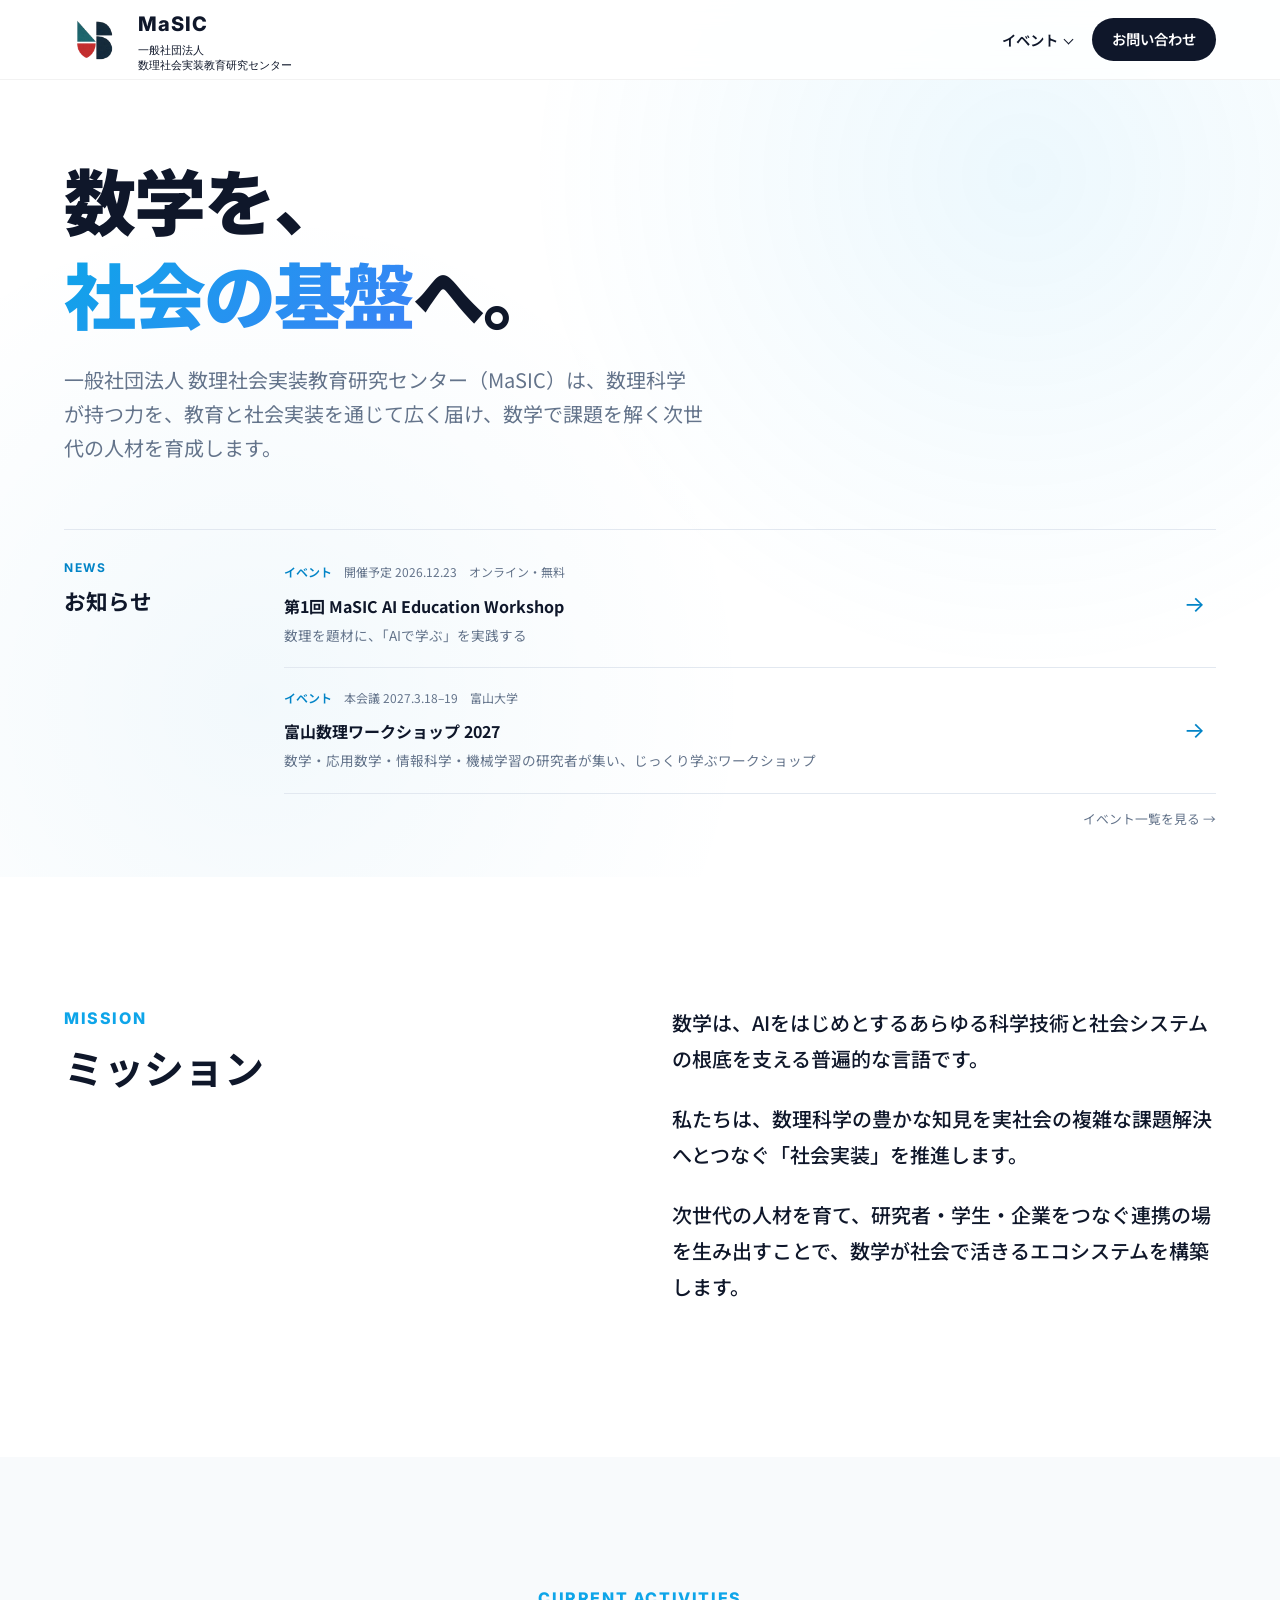
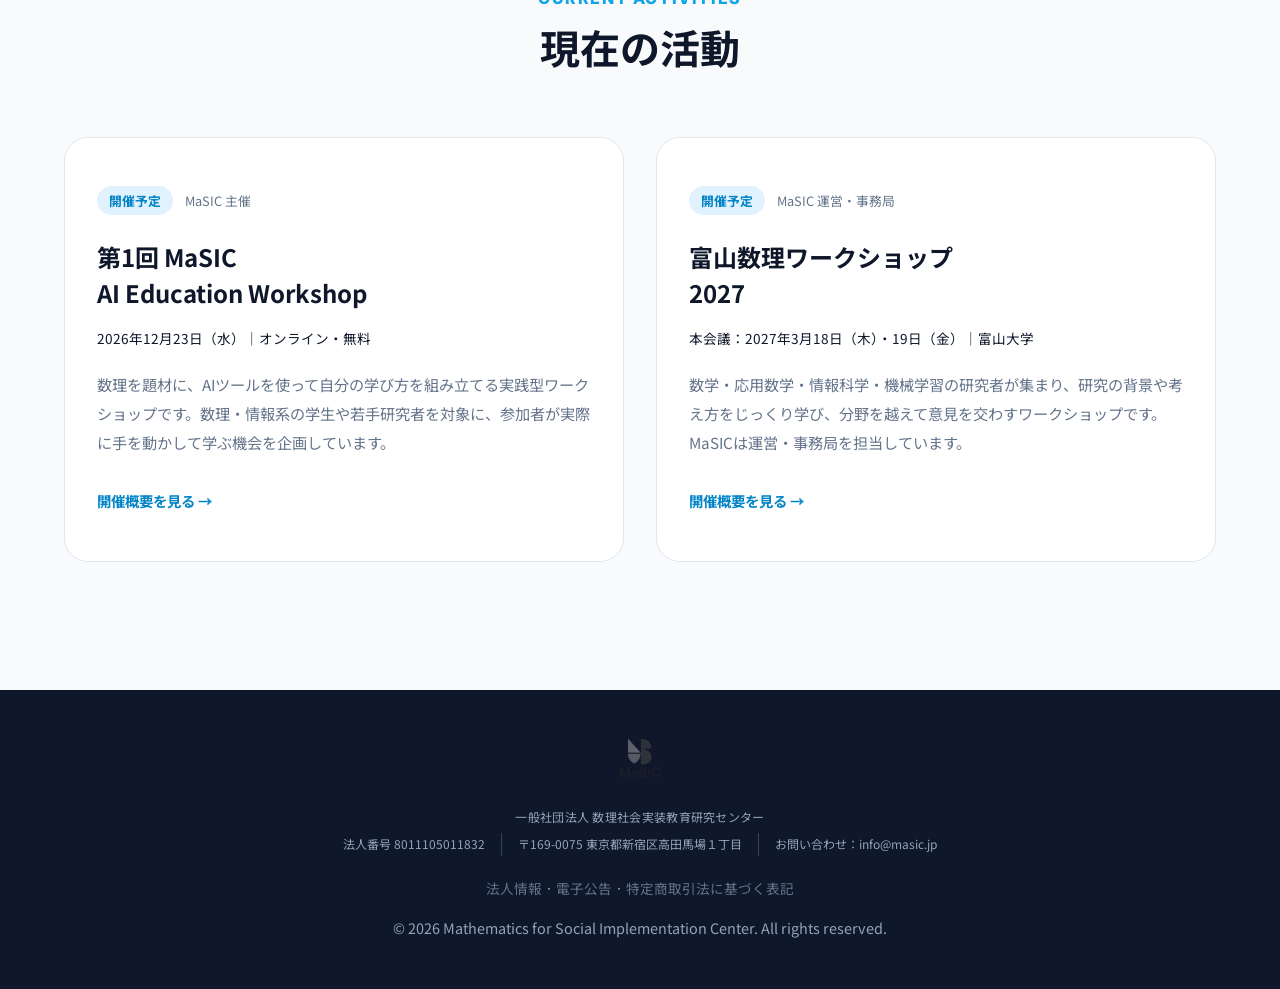
<file: index.html>
<!DOCTYPE html>
<html lang="ja">
<head>
  <meta charset="UTF-8">
  <meta name="viewport" content="width=device-width, initial-scale=1.0">
  <title>MaSIC — 一般社団法人 数理社会実装教育研究センター</title>
  <link rel="icon" type="image/x-icon" href="favicon.ico">
  <link rel="icon" type="image/png" sizes="32x32" href="favicon-32x32.png">
  <link rel="apple-touch-icon" sizes="180x180" href="apple-touch-icon.png">
  <link rel="preconnect" href="https://fonts.googleapis.com">
  <link rel="preconnect" href="https://fonts.gstatic.com" crossorigin>
  <link href="https://fonts.googleapis.com/css2?family=Inter:wght@400;500;600;800&family=Noto+Sans+JP:wght@400;500;700;900&display=swap" rel="stylesheet">
  <style>
    :root {
      --c-bg: #ffffff;
      --c-text: #0f172a;
      --c-text-muted: #64748b;
      --c-primary: #0ea5e9;
      --c-primary-dark: #0284c7;
      --c-surface: #f8fafc;
      --c-border: #e2e8f0;
      --font-en: 'Inter', sans-serif;
      --font-ja: 'Noto Sans JP', sans-serif;
    }

    * { margin: 0; padding: 0; box-sizing: border-box; }

    body {
      font-family: var(--font-en);
      color: var(--c-text);
      background-color: var(--c-bg);
      line-height: 1.7;
      overflow-x: hidden;
      -webkit-font-smoothing: antialiased;
    }

    h1, h2, h3, h4, h5, h6 {
      font-family: var(--font-ja);
      line-height: 1.3;
      font-weight: 700;
    }

    p { font-family: var(--font-ja); }

    /* Navigation */
    .nav {
      position: fixed;
      top: 0; left: 0; right: 0;
      height: 80px;
      display: flex;
      align-items: center;
      justify-content: space-between;
      padding: 0 5%;
      background: rgba(255, 255, 255, 0.85);
      backdrop-filter: blur(12px);
      -webkit-backdrop-filter: blur(12px);
      border-bottom: 1px solid rgba(0,0,0,0.05);
      z-index: 1000;
      transition: all 0.3s ease;
    }
    .nav-brand {
      display: flex;
      align-items: center;
      gap: 12px;
      text-decoration: none;
      color: var(--c-text);
    }
    .nav-logo {
      height: 40px;
      width: auto;
    }
    .nav-title {
      font-weight: 800;
      font-size: 1.25rem;
      letter-spacing: 0.05em;
    }
    .nav-links {
      display: flex;
      align-items: center;
      gap: 1.25rem;
    }
    .nav-link {
      font-family: var(--font-ja);
      font-size: 0.9rem;
      font-weight: 600;
      color: var(--c-text);
      text-decoration: none;
      transition: color 0.2s;
    }
    .nav-link:hover,
    .nav-link.is-current { color: var(--c-primary); }
    .nav-contact {
      font-family: var(--font-ja);
      font-size: 0.9rem;
      font-weight: 600;
      color: #fff;
      background: var(--c-text);
      padding: 0.6rem 1.25rem;
      border-radius: 999px;
      text-decoration: none;
      transition: background 0.3s;
    }
    .nav-contact:hover { background: var(--c-primary); }

    /* Hero Section */
    .hero {
      position: relative;
      min-height: min(780px, 100svh);
      display: flex;
      align-items: center;
      padding: 152px 5% 48px;
      overflow: hidden;
    }
    .hero-bg {
      position: absolute;
      top: 0; left: 0; right: 0; bottom: 0;
      background:
        radial-gradient(circle at 80% 20%, rgba(14, 165, 233, 0.08) 0%, transparent 40%),
        radial-gradient(circle at 20% 80%, rgba(2, 132, 199, 0.05) 0%, transparent 40%);
      z-index: -1;
    }
    .hero-grid {
      display: grid;
      grid-template-columns: 1fr;
      gap: 64px;
      max-width: 1160px;
      margin: 0 auto;
      width: 100%;
    }
    .hero-content {
      max-width: 800px;
    }
    .hero-badge {
      display: inline-block;
      font-family: var(--font-ja);
      font-size: 0.85rem;
      font-weight: 600;
      color: var(--c-primary-dark);
      background: rgba(14, 165, 233, 0.1);
      padding: 0.5rem 1rem;
      border-radius: 999px;
      margin-bottom: 1.5rem;
      animation: fadeUp 0.8s ease-out;
    }
    .hero-title {
      font-size: clamp(2.5rem, 6vw, 4.5rem);
      font-weight: 900;
      letter-spacing: -0.03em;
      margin-bottom: 1.5rem;
      color: var(--c-text);
      animation: fadeUp 0.8s ease-out 0.1s both;
    }
    .hero-title span {
      background: linear-gradient(135deg, var(--c-primary) 0%, #3b82f6 100%);
      -webkit-background-clip: text;
      -webkit-text-fill-color: transparent;
    }
    .hero-desc {
      font-size: clamp(1.1rem, 2vw, 1.25rem);
      color: var(--c-text-muted);
      margin-bottom: 0;
      max-width: 640px;
      animation: fadeUp 0.8s ease-out 0.2s both;
    }

    /* Sections */
    .section {
      padding: 8rem 5%;
    }
    .section-inner {
      max-width: 1160px;
      margin: 0 auto;
    }
    .section-header {
      margin-bottom: 4rem;
    }
    .section-label {
      font-family: var(--font-en);
      font-weight: 800;
      color: var(--c-primary);
      letter-spacing: 0.1em;
      text-transform: uppercase;
      margin-bottom: 0.5rem;
      display: block;
    }
    .section-title {
      font-size: clamp(2rem, 4vw, 2.5rem);
    }

    /* Mission Split */
    .mission-grid {
      display: grid;
      grid-template-columns: 1fr 1fr;
      gap: 4rem;
      align-items: start;
    }
    .mission-text {
      font-size: 1.25rem;
      line-height: 1.8;
      color: var(--c-text);
      font-weight: 500;
    }
    .mission-text p { margin-bottom: 1.5rem; }

    /* Cards Grid */
    .cards-grid {
      display: grid;
      grid-template-columns: repeat(auto-fit, minmax(320px, 1fr));
      gap: 2rem;
    }
    .card {
      background: var(--c-surface);
      border: 1px solid var(--c-border);
      border-radius: 24px;
      padding: 3rem 2rem;
      transition: all 0.4s cubic-bezier(0.16, 1, 0.3, 1);
    }
    .card:hover {
      transform: translateY(-8px);
      box-shadow: 0 20px 40px rgba(0,0,0,0.06);
      border-color: transparent;
      background: #fff;
    }
    .card-title {
      font-size: 1.25rem;
      margin-bottom: 1rem;
    }
    .card-desc {
      color: var(--c-text-muted);
      font-size: 0.95rem;
    }

    #activities { scroll-margin-top: 104px; }
    .activity-card { display: flex; flex-direction: column; background: #fff; }
    .activity-card .card-title { font-size: clamp(1.25rem, 2vw, 1.5rem); line-height: 1.5; }
    .activity-meta { display: flex; align-items: center; flex-wrap: wrap; gap: 0.75rem; margin-bottom: 1.5rem; font-family: var(--font-ja); color: var(--c-text-muted); font-size: 0.8rem; }
    .activity-status { color: var(--c-primary-dark); background: #e0f2fe; border-radius: 999px; padding: 0.25rem 0.75rem; font-weight: 700; }
    .activity-date { color: var(--c-text); font-size: 0.85rem; margin-bottom: 1.25rem; }
    .activity-card .card-desc { margin-bottom: 2rem; line-height: 1.9; }
    .activity-link { align-self: flex-start; margin-top: auto; font-family: var(--font-ja); font-size: 0.9rem; font-weight: 700; color: var(--c-primary-dark); text-decoration: none; }
    .activity-link:hover { text-decoration: underline; }
    .activity-link:focus-visible { outline: 2px solid var(--c-primary-dark); outline-offset: 5px; }

    /* News belongs to the hero, with the same alignment and background. */
    .news {
      display: grid;
      grid-template-columns: 180px minmax(0, 1fr);
      gap: 40px;
      border-top: 1px solid var(--c-border);
      padding-top: 28px;
    }
    .news-label {
      display: block;
      color: var(--c-primary-dark);
      font-size: 0.75rem;
      font-weight: 700;
      letter-spacing: 0.14em;
      margin-bottom: 8px;
    }
    .news-title { font-size: 1.35rem; }
    .news-item {
      display: grid;
      grid-template-columns: minmax(0, 1fr) 32px;
      align-items: center;
      gap: 20px;
      padding: 4px 0 20px;
      color: inherit;
      text-decoration: none;
      border-bottom: 1px solid var(--c-border);
    }
    .news-item + .news-item { padding-top: 20px; }
    .news-meta {
      display: flex;
      align-items: center;
      gap: 12px;
      flex-wrap: wrap;
      margin-bottom: 10px;
      font-family: var(--font-ja);
      font-size: 0.75rem;
      color: var(--c-text-muted);
    }
    .news-category { color: var(--c-primary-dark); font-weight: 600; }
    .news-date { font-variant-numeric: tabular-nums; }
    .news-text { font-family: var(--font-ja); line-height: 1.7; }
    .news-text strong { display: block; font-size: 1rem; font-weight: 700; }
    .news-sub { display: block; margin-top: 4px; color: var(--c-text-muted); font-size: 0.85rem; }
    .news-arrow { color: var(--c-primary-dark); font-size: 1.4rem; transition: transform .2s; }
    .news-item:hover strong { color: var(--c-primary-dark); }
    .news-item:hover .news-arrow { transform: translateX(4px); }
    .news-item:focus-visible, .news-all:focus-visible { outline: 2px solid var(--c-primary-dark); outline-offset: 5px; }
    .news-all {
      display: block;
      width: fit-content;
      margin: 14px 0 0 auto;
      font-family: var(--font-ja);
      font-size: 0.8rem;
      color: var(--c-text-muted);
      text-decoration: none;
    }
    .news-all:hover { color: var(--c-primary-dark); }

    /* Info Table */
    .info-wrapper {
      background: var(--c-surface);
      border-radius: 24px;
      padding: 3rem;
      border: 1px solid var(--c-border);
    }
    .info-table {
      width: 100%;
      border-collapse: collapse;
    }
    .info-table th, .info-table td {
      padding: 1.5rem 1rem;
      border-bottom: 1px solid var(--c-border);
      font-family: var(--font-ja);
    }
    .info-table tr:last-child th, .info-table tr:last-child td {
      border-bottom: none;
    }
    .info-table th {
      width: 25%;
      text-align: left;
      color: var(--c-text-muted);
      font-weight: 500;
    }
    .info-table td {
      font-weight: 500;
    }
    .info-table a {
      color: var(--c-primary);
      text-decoration: none;
    }
    .info-table a:hover { text-decoration: underline; }

    /* Footer */
    .footer {
      background: #0f172a;
      color: #94a3b8;
      padding: 4rem 5%;
      text-align: center;
      font-size: 0.9rem;
    }
    .footer-logo {
      height: 40px;
      margin-bottom: 1.5rem;
      opacity: 0.5;
      filter: grayscale(100%) brightness(200%);
    }
    .footer-links {
      margin-bottom: 1rem;
    }
    .footer-links a {
      color: #64748b;
      text-decoration: none;
      font-size: 0.85rem;
      font-family: var(--font-ja);
    }
    .footer-links a:hover {
      color: #cbd5e1;
      text-decoration: underline;
    }

    /* Animations */
    @keyframes fadeUp {
      from { opacity: 0; transform: translateY(30px); }
      to { opacity: 1; transform: translateY(0); }
    }
    .reveal {
      opacity: 0;
      transform: translateY(40px);
      transition: all 1s cubic-bezier(0.16, 1, 0.3, 1);
    }
    .reveal.is-visible {
      opacity: 1;
      transform: translateY(0);
    }

    @media (prefers-reduced-motion: reduce) {
      *, *::before, *::after { animation: none !important; transition: none !important; }
      .reveal { opacity: 1; transform: none; }
    }

    /* Responsive */
    @media (max-width: 768px) {
      .mission-grid { grid-template-columns: 1fr; gap: 2rem; }
      .info-wrapper { padding: 1.5rem; }
      .info-table th, .info-table td { display: block; width: 100%; padding: 0.75rem 0; }
      .info-table th { padding-bottom: 0; border-bottom: none; }
      .hero { min-height: auto; padding: 128px 5% 36px; }
      .hero-grid { gap: 40px; }
      .hero-desc { font-size: 1rem; }
      .news { grid-template-columns: 1fr; gap: 20px; padding-top: 24px; }
      .news-heading { display: flex; align-items: baseline; gap: 12px; }
      .news-label { margin: 0; }
      .news-title { font-size: 1.15rem; }
      .news-text strong { font-size: 0.9rem; }
      .section { padding: 5rem 5%; }
      .cards-grid { grid-template-columns: 1fr; }

    }
    @media (max-width: 640px) {
      .nav { padding: 0 4%; }
      .nav-logo { height: 32px; }
      .nav-title { display: none; }
      .nav-links { gap: 0.65rem; }
      .nav-link { font-size: 0.8rem; }
      .nav-contact {
        padding: 0;
        background: transparent;
        color: var(--c-text);
        border-radius: 0;
        font-size: 0.8rem;
      }
      .nav-contact:hover { background: transparent; color: var(--c-primary); }
    }
  </style>
  <link rel="stylesheet" href="footer.css?v=20261010-contact">
</head>
<body>

  <!-- Sticky Navigation -->
  <div id="site-nav"></div>

  <!-- Hero Section -->
  <section class="hero">
    <div class="hero-bg"></div>
    <div class="hero-grid">
      <div class="hero-content">
        <h1 class="hero-title">数学を、<br><span>社会の基盤</span>へ。</h1>
        <p class="hero-desc">
          一般社団法人 数理社会実装教育研究センター（MaSIC）は、数理科学が持つ力を、教育と社会実装を通じて広く届け、数学で課題を解く次世代の人材を育成します。
        </p>
      </div>
      <section class="news" aria-labelledby="news-title">
        <div class="news-heading">
          <span class="news-label">NEWS</span>
          <h2 class="news-title" id="news-title">お知らせ</h2>
        </div>
        <div class="news-list">
          <a class="news-item" href="ai-education-workshop/1/">
            <div>
              <div class="news-meta">
                <span class="news-category">イベント</span>
                <span class="news-date">開催予定 <time datetime="2026-12-23">2026.12.23</time></span>
                <span>オンライン・無料</span>
              </div>
              <div class="news-text">
                <strong>第1回 MaSIC AI Education Workshop</strong>
                <span class="news-sub">数理を題材に、「AIで学ぶ」を実践する</span>
              </div>
            </div>
            <span class="news-arrow" aria-hidden="true">→</span>
          </a>
          <a class="news-item" href="events/toyamath/2027/">
            <div>
              <div class="news-meta">
                <span class="news-category">イベント</span>
                <span class="news-date">本会議 <time datetime="2027-03-18">2027.3.18</time>–<time datetime="2027-03-19">19</time></span>
                <span>富山大学</span>
              </div>
              <div class="news-text">
                <strong>富山数理ワークショップ 2027</strong>
                <span class="news-sub">数学・応用数学・情報科学・機械学習の研究者が集い、じっくり学ぶワークショップ</span>
              </div>
            </div>
            <span class="news-arrow" aria-hidden="true">→</span>
          </a>
          <a class="news-all" href="events/">イベント一覧を見る <span aria-hidden="true">→</span></a>
        </div>
      </section>
    </div>
  </section>

  <!-- Mission Section -->
  <section class="section">
    <div class="section-inner">
      <div class="mission-grid">
        <div class="section-header reveal">
          <span class="section-label">Mission</span>
          <h2 class="section-title">ミッション</h2>
        </div>
        <div class="mission-text reveal">
          <p>数学は、AIをはじめとするあらゆる科学技術と社会システムの根底を支える普遍的な言語です。</p>
          <p>私たちは、数理科学の豊かな知見を実社会の複雑な課題解決へとつなぐ「社会実装」を推進します。</p>
          <p>次世代の人材を育て、研究者・学生・企業をつなぐ連携の場を生み出すことで、数学が社会で活きるエコシステムを構築します。</p>
        </div>
      </div>
    </div>
  </section>

  <!-- Current Activities Section -->
  <section class="section" id="activities" aria-labelledby="activities-title" style="background: var(--c-surface);">
    <div class="section-inner">
      <div class="section-header reveal" style="text-align: center;">
        <span class="section-label">Current Activities</span>
        <h2 class="section-title" id="activities-title">現在の活動</h2>
      </div>
      <div class="cards-grid">
        <article class="card activity-card reveal">
          <div class="activity-meta"><span class="activity-status">開催予定</span><span>MaSIC 主催</span></div>
          <h3 class="card-title">第1回 MaSIC<br>AI Education Workshop</h3>
          <p class="activity-date"><time datetime="2026-12-23">2026年12月23日（水）</time>｜オンライン・無料</p>
          <p class="card-desc">数理を題材に、AIツールを使って自分の学び方を組み立てる実践型ワークショップです。数理・情報系の学生や若手研究者を対象に、参加者が実際に手を動かして学ぶ機会を企画しています。</p>
          <a class="activity-link" href="ai-education-workshop/1/">開催概要を見る <span aria-hidden="true">→</span></a>
        </article>
        <article class="card activity-card reveal" style="transition-delay: 0.1s;">
          <div class="activity-meta"><span class="activity-status">開催予定</span><span>MaSIC 運営・事務局</span></div>
          <h3 class="card-title">富山数理ワークショップ<br>2027</h3>
          <p class="activity-date">本会議：<time datetime="2027-03-18">2027年3月18日（木）</time>・<time datetime="2027-03-19">19日（金）</time>｜富山大学</p>
          <p class="card-desc">数学・応用数学・情報科学・機械学習の研究者が集まり、研究の背景や考え方をじっくり学び、分野を越えて意見を交わすワークショップです。MaSICは運営・事務局を担当しています。</p>
          <a class="activity-link" href="events/toyamath/2027/">開催概要を見る <span aria-hidden="true">→</span></a>
        </article>
      </div>
    </div>
  </section>

  <!-- Footer -->
  <div id="site-footer">
    <noscript>
      <footer class="footer">
        <img src="logo-full.png" alt="MaSIC" class="footer-logo">
        <div class="footer-organization">
          <p class="footer-organization-name">一般社団法人 数理社会実装教育研究センター</p>
          <p class="footer-organization-details">
            <span class="footer-organization-registration">法人番号 8011105011832</span>
            <span class="footer-organization-address">〒169-0075 東京都新宿区高田馬場１丁目</span>
            <a class="footer-organization-email" href="mailto:info@masic.jp">お問い合わせ：info@masic.jp</a>
          </p>
        </div>
        <p class="footer-links">
          <a href="houjin.html">法人情報</a>
          <span aria-hidden="true"> · </span>
          <a href="koukoku/index.html">電子公告</a>
          <span aria-hidden="true"> · </span>
          <a href="tokushoho.html">特定商取引法に基づく表記</a>
        </p>
        <p>&copy; 2026 Mathematics for Social Implementation Center. All rights reserved.</p>
      </footer>
    </noscript>
  </div>
  <script src="nav.js?v=20261007-activities"></script>
  <script src="footer.js?v=20261010-contact"></script>

  <script>
    // Scroll Reveal Animation
    const observerOptions = {
      root: null,
      rootMargin: '0px',
      threshold: 0.15
    };

    const observer = new IntersectionObserver((entries, observer) => {
      entries.forEach(entry => {
        if (entry.isIntersecting) {
          entry.target.classList.add('is-visible');
          observer.unobserve(entry.target);
        }
      });
    }, observerOptions);

    document.querySelectorAll('.reveal').forEach((element) => {
      observer.observe(element);
    });
  </script>
</body>
</html>
</file>
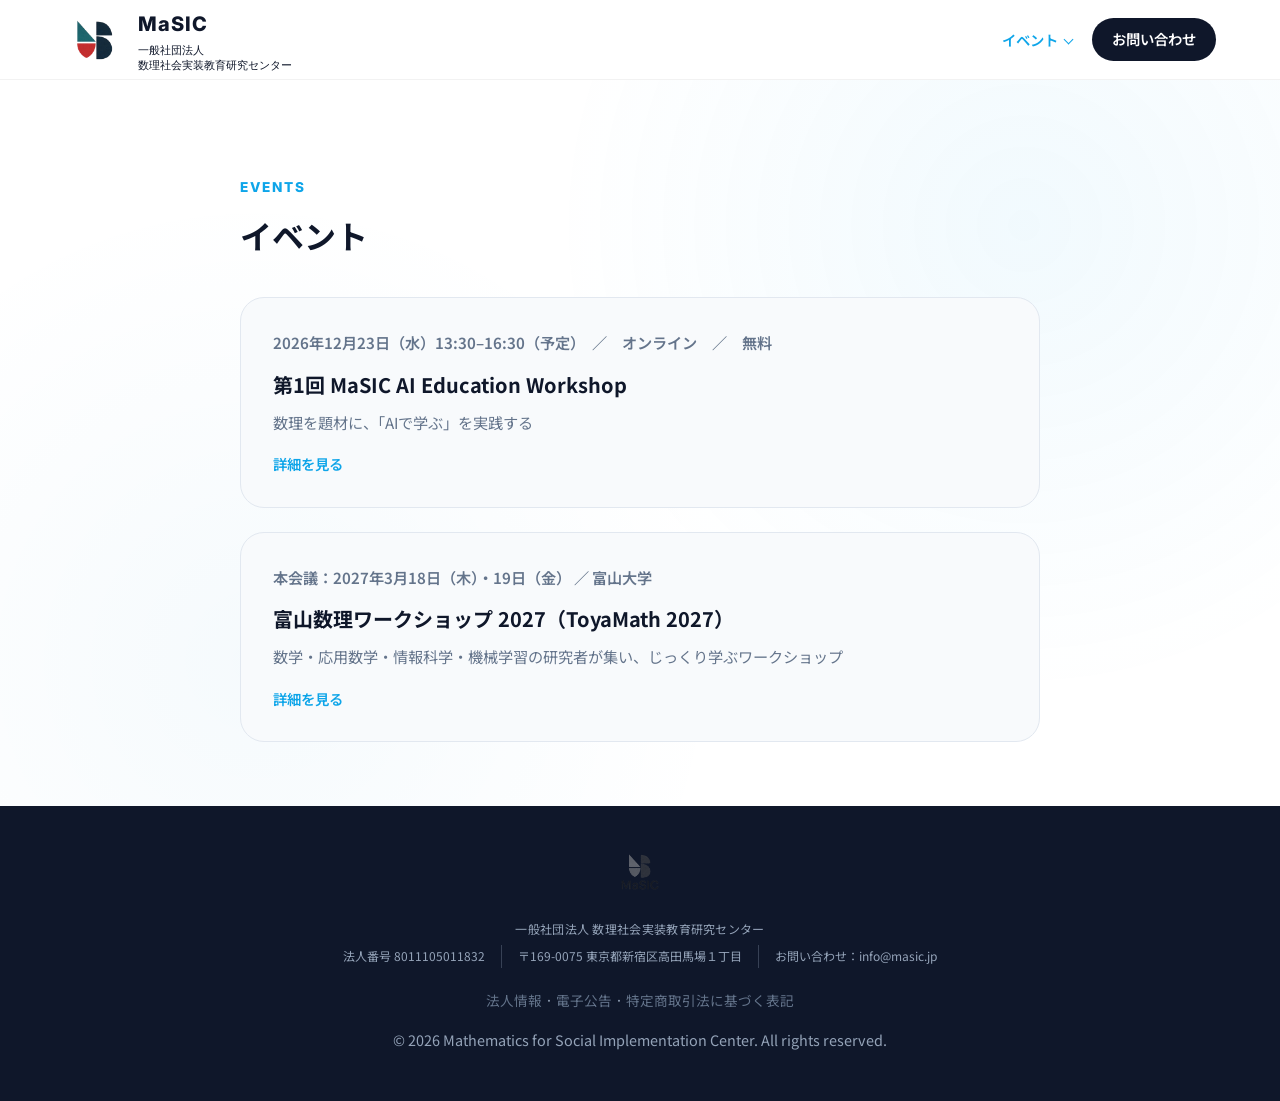
<file: events/index.html>
<!DOCTYPE html>
<html lang="ja">
<head>
  <meta charset="UTF-8">
  <meta name="viewport" content="width=device-width, initial-scale=1.0">
  <title>イベント — 一般社団法人 数理社会実装教育研究センター（MaSIC）</title>
  <link rel="icon" type="image/x-icon" href="../favicon.ico">
  <link rel="icon" type="image/png" sizes="32x32" href="../favicon-32x32.png">
  <link rel="apple-touch-icon" sizes="180x180" href="../apple-touch-icon.png">
  <link rel="preconnect" href="https://fonts.googleapis.com">
  <link rel="preconnect" href="https://fonts.gstatic.com" crossorigin>
  <link href="https://fonts.googleapis.com/css2?family=Inter:wght@400;500;600;800&family=Noto+Sans+JP:wght@400;500;700;900&display=swap" rel="stylesheet">
  <style>
    :root {
      --c-bg: #ffffff;
      --c-text: #0f172a;
      --c-text-muted: #64748b;
      --c-primary: #0ea5e9;
      --c-primary-dark: #0284c7;
      --c-surface: #f8fafc;
      --c-border: #e2e8f0;
      --font-en: 'Inter', sans-serif;
      --font-ja: 'Noto Sans JP', sans-serif;
    }

    * { margin: 0; padding: 0; box-sizing: border-box; }

    body {
      font-family: var(--font-en);
      color: var(--c-text);
      background-color: var(--c-bg);
      line-height: 1.7;
      -webkit-font-smoothing: antialiased;
      min-height: 100vh;
      display: flex;
      flex-direction: column;
    }

    h1, h2, h3 { font-family: var(--font-ja); line-height: 1.3; font-weight: 700; }
    p { font-family: var(--font-ja); }

    .nav {
      position: sticky;
      top: 0;
      height: 80px;
      display: flex;
      align-items: center;
      justify-content: space-between;
      padding: 0 5%;
      background: rgba(255, 255, 255, 0.85);
      backdrop-filter: blur(12px);
      -webkit-backdrop-filter: blur(12px);
      border-bottom: 1px solid rgba(0,0,0,0.05);
      z-index: 1000;
    }
    .nav-brand {
      display: flex;
      align-items: center;
      gap: 12px;
      text-decoration: none;
      color: var(--c-text);
    }
    .nav-logo { height: 40px; width: auto; }
    .nav-title { font-weight: 800; font-size: 1.25rem; letter-spacing: 0.05em; }
    .nav-links { display: flex; align-items: center; gap: 1.25rem; }
    .nav-link {
      font-family: var(--font-ja);
      font-size: 0.9rem;
      font-weight: 600;
      color: var(--c-text);
      text-decoration: none;
      transition: color 0.2s;
    }
    .nav-link:hover,
    .nav-link.is-current { color: var(--c-primary); }
    .nav-contact {
      font-family: var(--font-ja);
      font-size: 0.9rem;
      font-weight: 600;
      color: #fff;
      background: var(--c-text);
      padding: 0.6rem 1.25rem;
      border-radius: 999px;
      text-decoration: none;
      transition: background 0.3s;
    }
    .nav-contact:hover { background: var(--c-primary); }

    main {
      flex: 1;
      padding: 6rem 5% 4rem;
      position: relative;
      overflow: hidden;
    }
    .bg {
      position: absolute;
      inset: 0;
      background:
        radial-gradient(circle at 80% 20%, rgba(14, 165, 233, 0.06) 0%, transparent 40%),
        radial-gradient(circle at 20% 80%, rgba(2, 132, 199, 0.04) 0%, transparent 40%);
      z-index: -1;
    }
    .page { max-width: 800px; margin: 0 auto; width: 100%; }
    .page-label {
      font-family: var(--font-en);
      font-weight: 800;
      color: var(--c-primary);
      letter-spacing: 0.15em;
      text-transform: uppercase;
      font-size: 0.85rem;
      margin-bottom: 1rem;
      display: block;
    }
    .page-title {
      font-size: clamp(1.5rem, 3.5vw, 2rem);
      font-weight: 700;
      margin-bottom: 2.5rem;
    }

    .event-card {
      display: block;
      background: var(--c-surface);
      border: 1px solid var(--c-border);
      border-radius: 24px;
      padding: 2rem 2rem 1.75rem;
      text-decoration: none;
      color: inherit;
      transition: all 0.3s cubic-bezier(0.16, 1, 0.3, 1);
    }
    .event-card + .event-card { margin-top: 1.5rem; }
    .event-card:hover {
      transform: translateY(-4px);
      box-shadow: 0 16px 32px rgba(0,0,0,0.05);
      border-color: transparent;
      background: #fff;
    }
    .event-meta {
      font-family: var(--font-ja);
      font-size: 0.85rem;
      font-weight: 600;
      color: var(--c-primary-dark);
      margin-bottom: 0.75rem;
    }
    .event-card h2 {
      font-size: 1.25rem;
      margin-bottom: 0.75rem;
    }
    .event-card p {
      color: var(--c-text-muted);
      font-size: 0.95rem;
      margin-bottom: 1rem;
    }
    .event-more {
      font-family: var(--font-ja);
      font-size: 0.9rem;
      font-weight: 600;
      color: var(--c-primary);
    }

    .footer {
      background: #0f172a;
      color: #94a3b8;
      padding: 3rem 5%;
      text-align: center;
      font-size: 0.9rem;
    }
    .footer-logo {
      height: 36px;
      margin-bottom: 1.25rem;
      opacity: 0.5;
      filter: grayscale(100%) brightness(200%);
    }
    .footer-links { margin-bottom: 1rem; }
    .footer-links a {
      color: #64748b;
      text-decoration: none;
      font-size: 0.85rem;
      font-family: var(--font-ja);
    }
    .footer-links a:hover { color: #cbd5e1; text-decoration: underline; }

    @media (max-width: 640px) {
      .nav { padding: 0 4%; }
      .nav-logo { height: 32px; }
      .nav-title { display: none; }
      .nav-links { gap: 0.65rem; }
      .nav-link { font-size: 0.8rem; }
      .nav-contact {
        padding: 0;
        background: transparent;
        color: var(--c-text);
        border-radius: 0;
        font-size: 0.8rem;
      }
      .nav-contact:hover { background: transparent; color: var(--c-primary); }
    }
  </style>
  <link rel="stylesheet" href="../footer.css?v=20261010-contact">
</head>
<body>
  <div id="site-nav"></div>

  <main>
    <div class="bg"></div>
    <div class="page">
      <span class="page-label">Events</span>
      <h1 class="page-title">イベント</h1>
      <a class="event-card" href="../ai-education-workshop/1/">
        <p class="event-meta">2026年12月23日（水）13:30–16:30（予定）　／　オンライン　／　無料</p>
        <h2>第1回 MaSIC AI Education Workshop</h2>
        <p>数理を題材に、「AIで学ぶ」を実践する</p>
        <span class="event-more">詳細を見る</span>
      </a>
      <a class="event-card" href="toyamath/2027/">
        <p class="event-meta">本会議：2027年3月18日（木）・19日（金） ／ 富山大学</p>
        <h2>富山数理ワークショップ 2027（ToyaMath 2027）</h2>
        <p>数学・応用数学・情報科学・機械学習の研究者が集い、じっくり学ぶワークショップ</p>
        <span class="event-more">詳細を見る</span>
      </a>
    </div>
  </main>

  <div id="site-footer">
    <noscript>
      <footer class="footer">
        <img src="../logo-full.png" alt="MaSIC" class="footer-logo">
        <div class="footer-organization">
          <p class="footer-organization-name">一般社団法人 数理社会実装教育研究センター</p>
          <p class="footer-organization-details">
            <span class="footer-organization-registration">法人番号 8011105011832</span>
            <span class="footer-organization-address">〒169-0075 東京都新宿区高田馬場１丁目</span>
            <a class="footer-organization-email" href="mailto:info@masic.jp">お問い合わせ：info@masic.jp</a>
          </p>
        </div>
        <p class="footer-links">
          <a href="../houjin.html">法人情報</a>
          <span aria-hidden="true"> · </span>
          <a href="../koukoku/index.html">電子公告</a>
          <span aria-hidden="true"> · </span>
          <a href="../tokushoho.html">特定商取引法に基づく表記</a>
        </p>
        <p>&copy; 2026 Mathematics for Social Implementation Center. All rights reserved.</p>
      </footer>
    </noscript>
  </div>
  <script src="../nav.js?v=20261007-activities"></script>
  <script src="../footer.js?v=20261010-contact"></script>
</body>
</html>
</file>
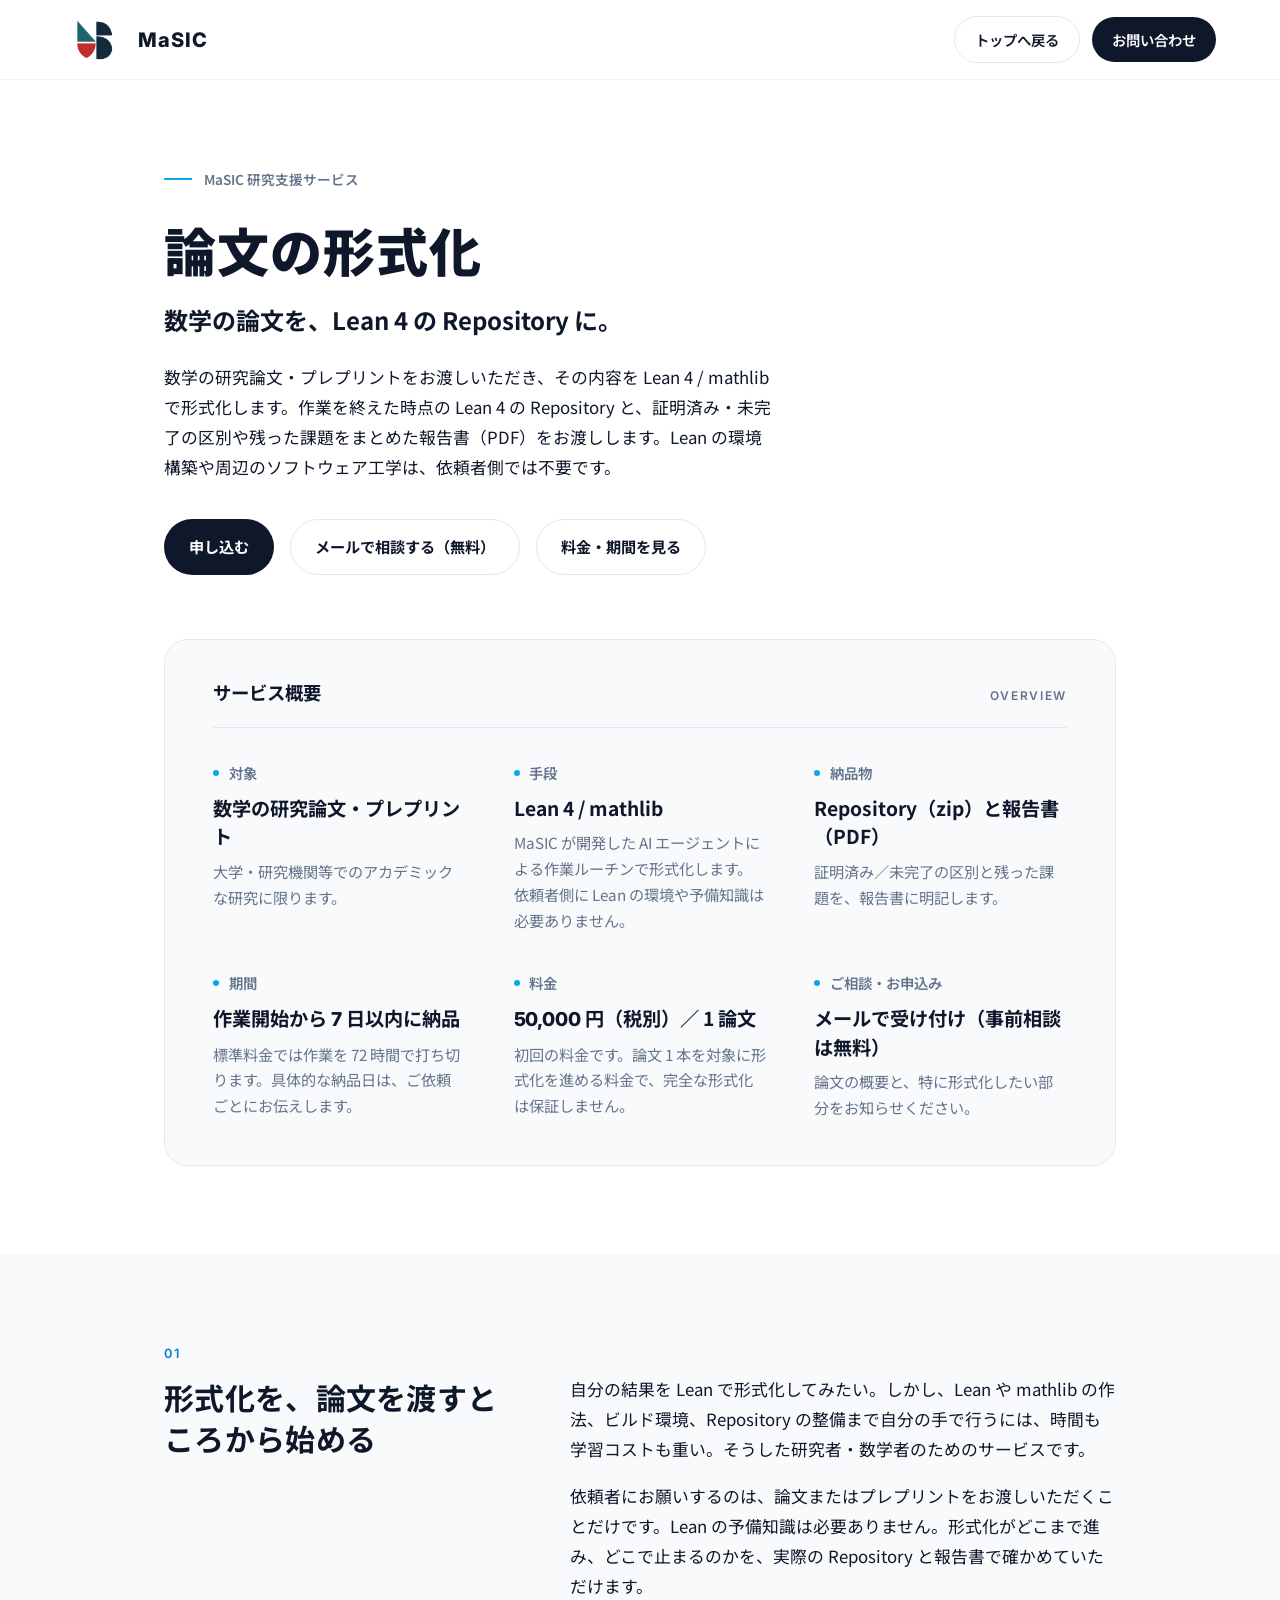
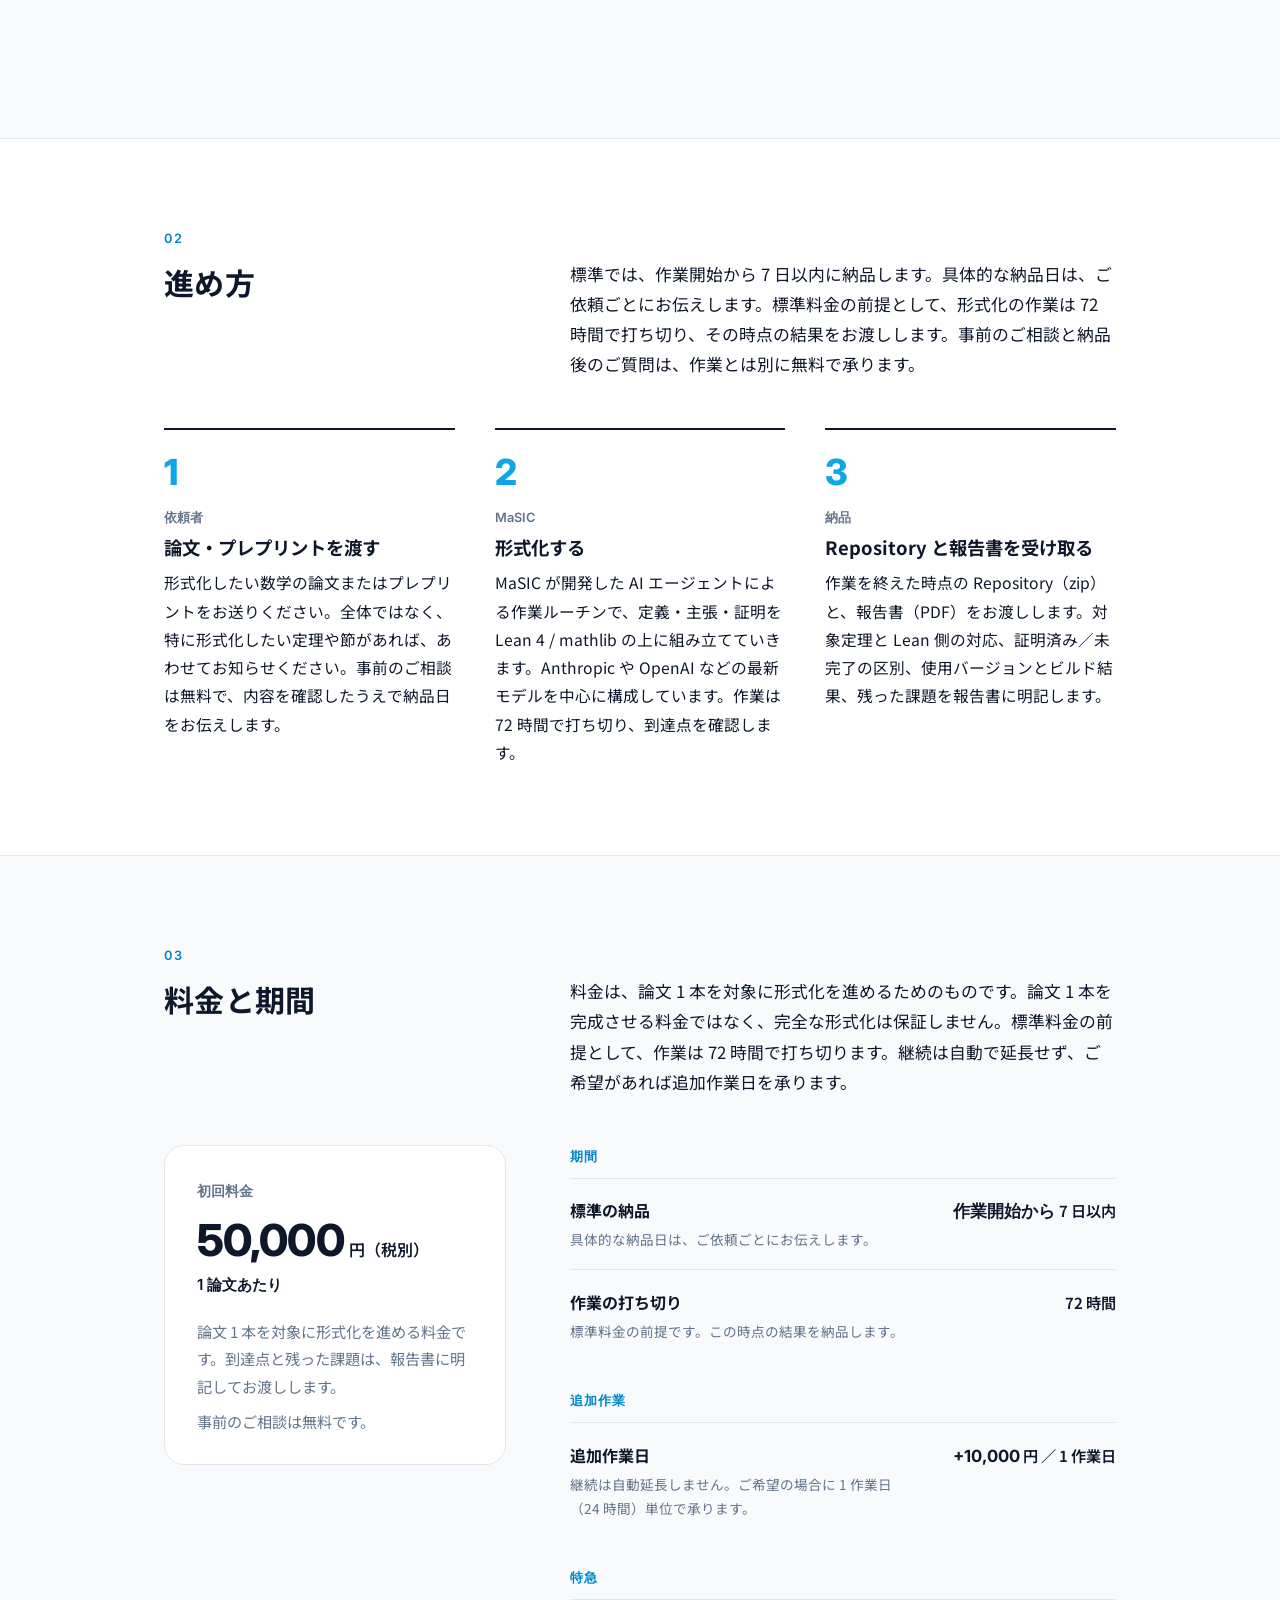
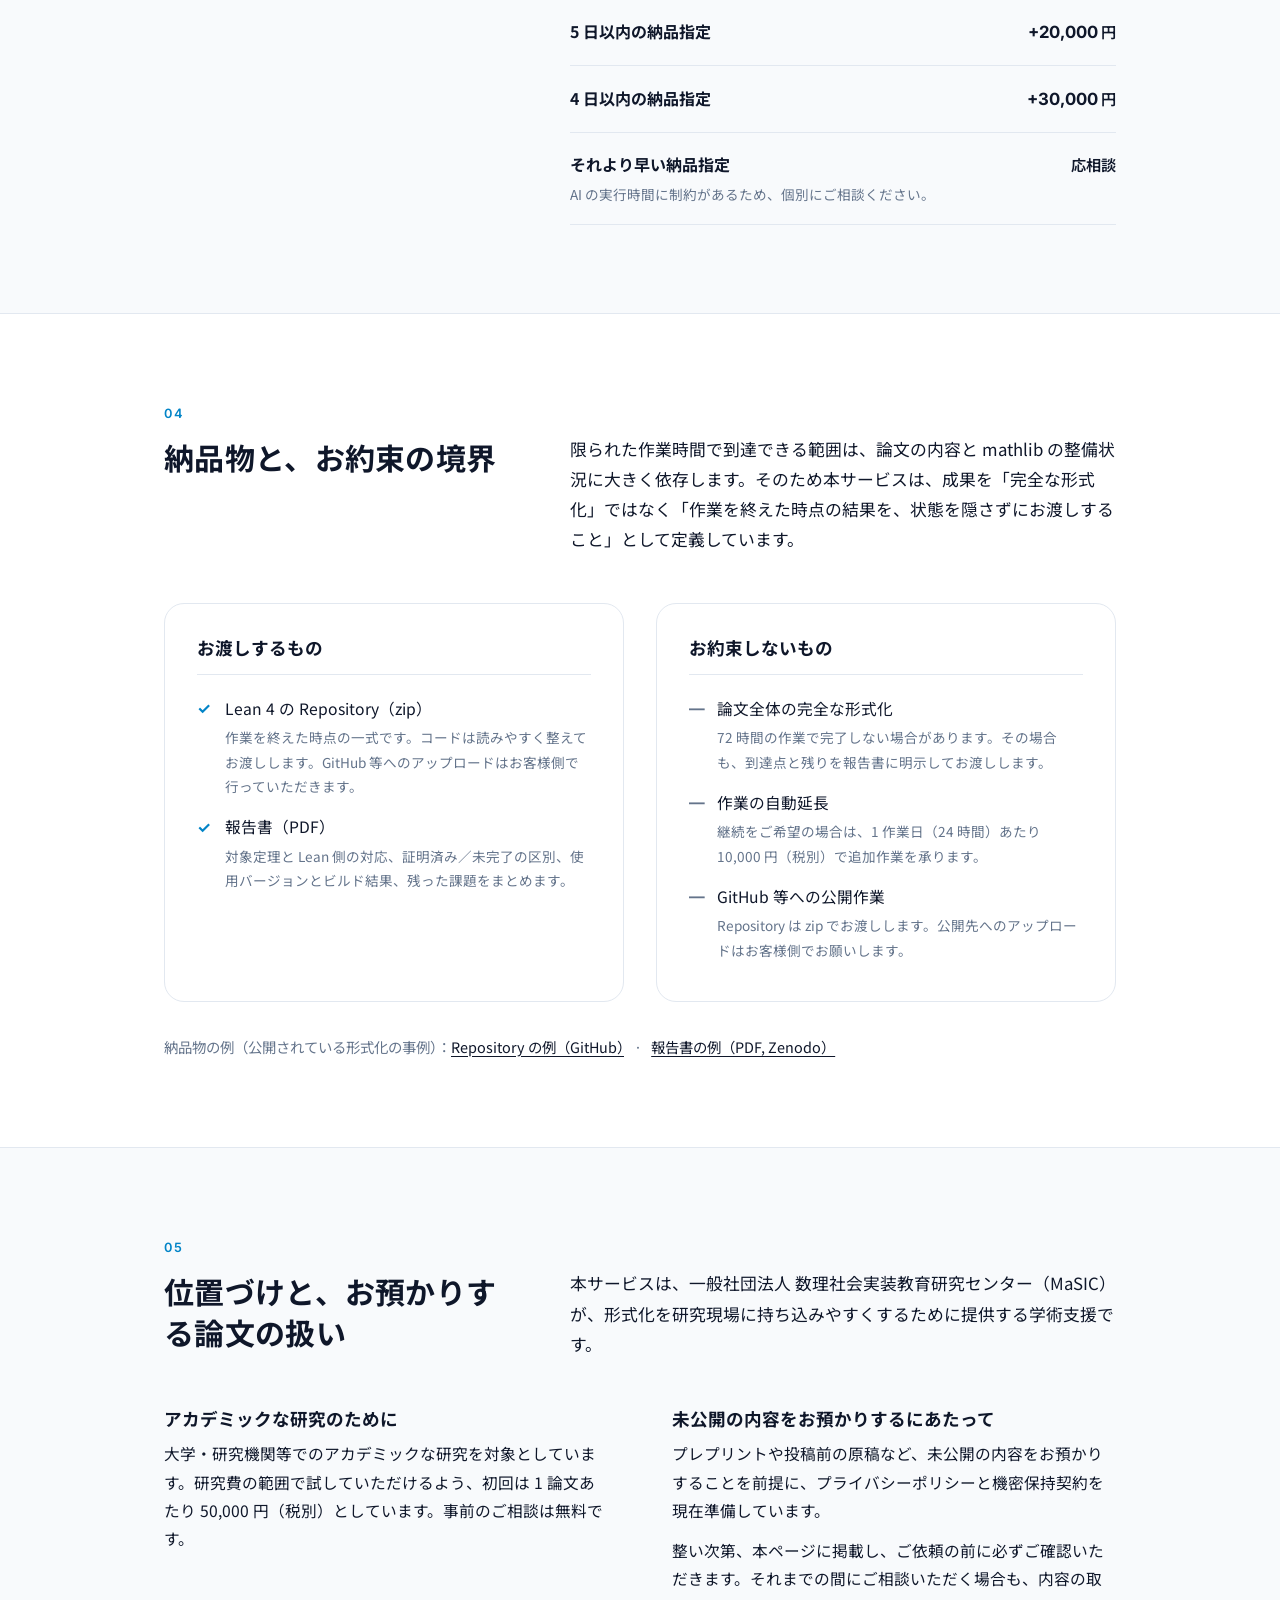
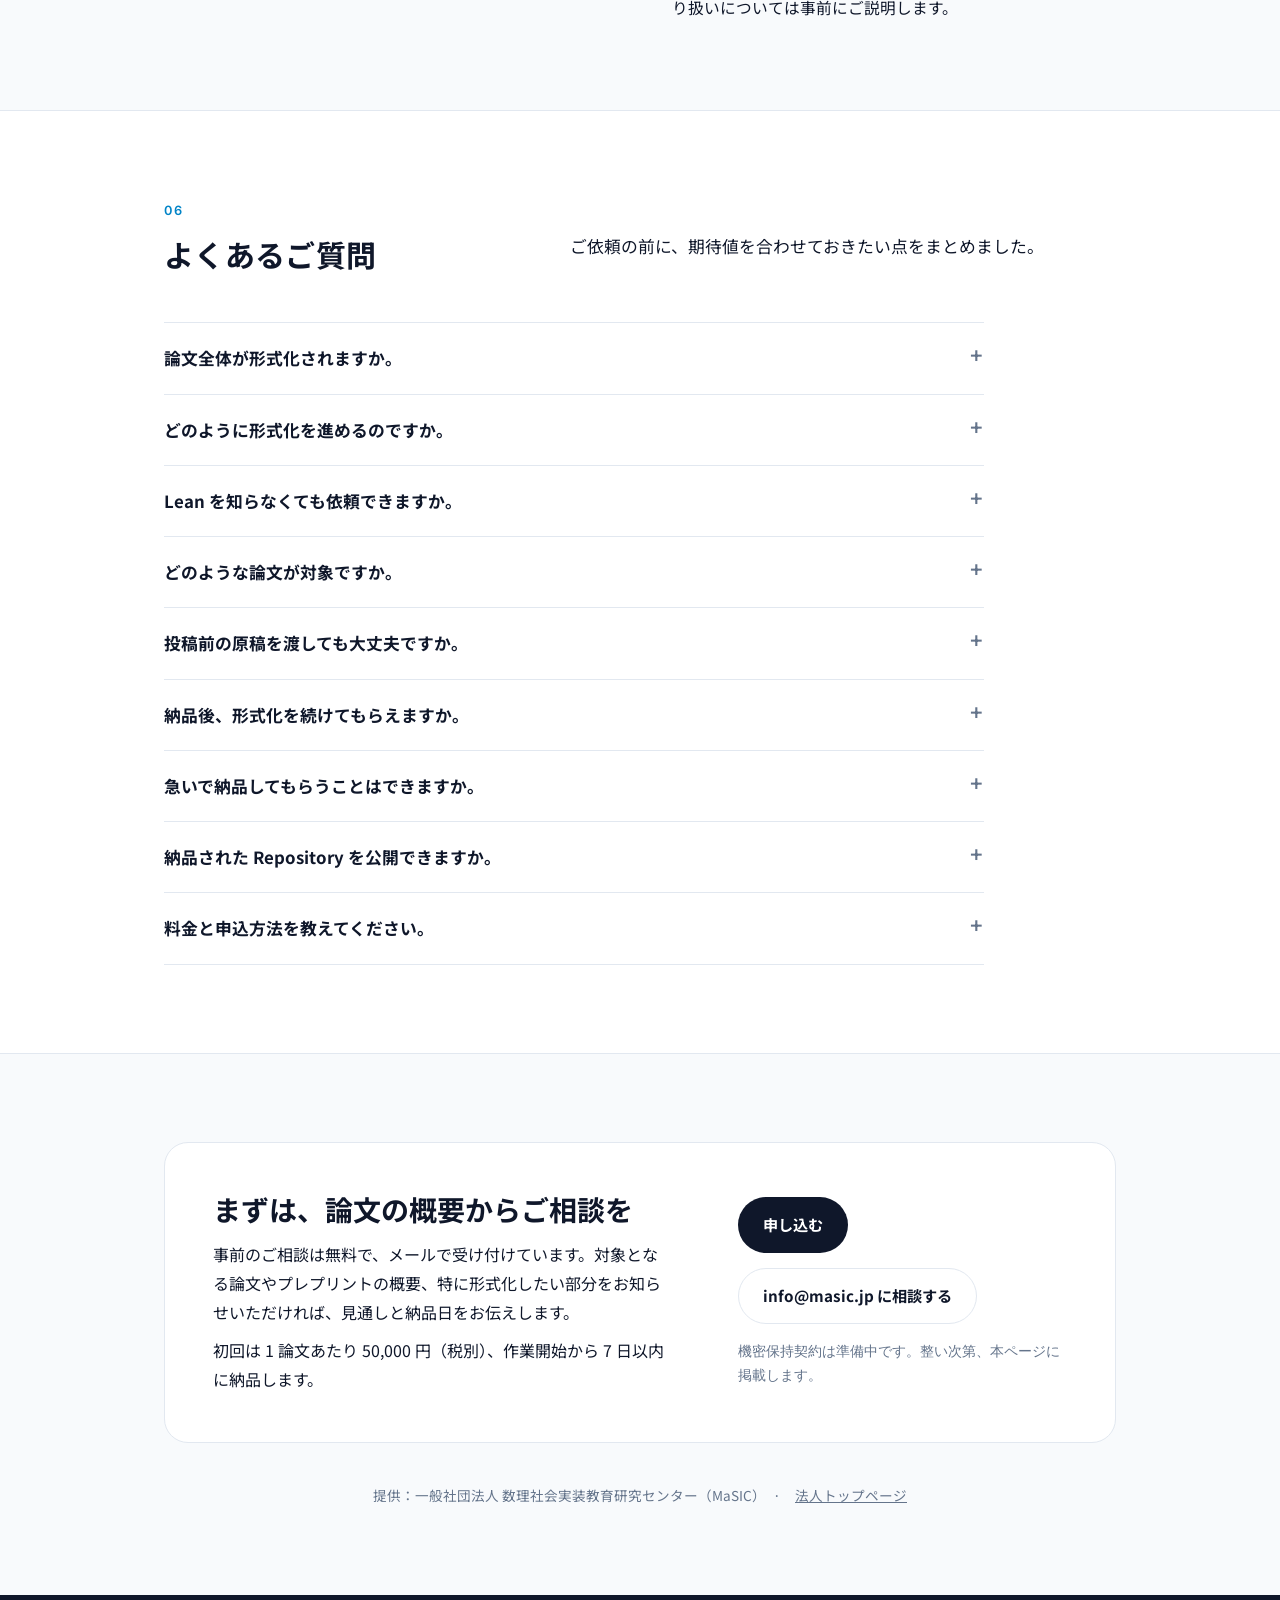
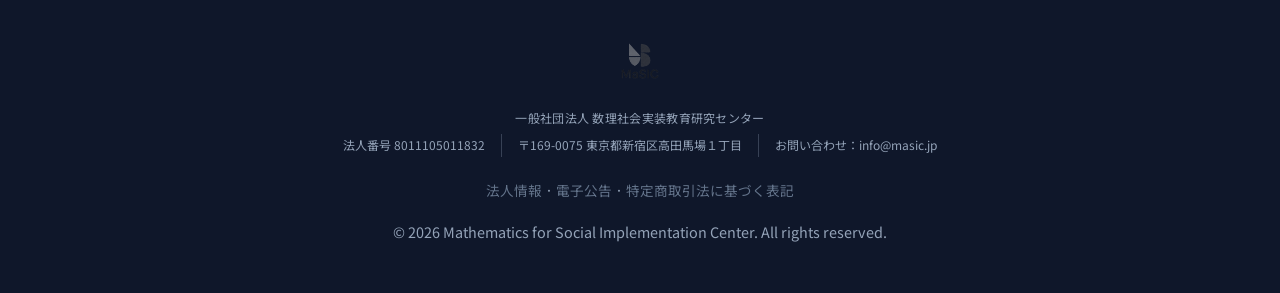
<file: formalisation/index.html>
<!DOCTYPE html>
<html lang="ja">
<head>
  <meta charset="UTF-8">
  <meta name="viewport" content="width=device-width, initial-scale=1.0">
  <title>論文の形式化 — 数学の論文を Lean 4 の Repository に | MaSIC</title>
  <meta name="description" content="数学の論文・プレプリントを Lean 4 / mathlib で形式化し、Lean 4 の Repository と報告書（PDF）としてお渡しする、アカデミック向けの形式化支援サービスです。初回は 1 論文あたり 50,000 円（税別）。一般社団法人 数理社会実装教育研究センター（MaSIC）が提供します。">
  <meta name="robots" content="noindex, nofollow">
  <link rel="icon" type="image/x-icon" href="../favicon.ico">
  <link rel="icon" type="image/png" sizes="32x32" href="../favicon-32x32.png">
  <link rel="apple-touch-icon" sizes="180x180" href="../apple-touch-icon.png">
  <link rel="preconnect" href="https://fonts.googleapis.com">
  <link rel="preconnect" href="https://fonts.gstatic.com" crossorigin>
  <link href="https://fonts.googleapis.com/css2?family=Inter:wght@400;500;600;800&family=Noto+Sans+JP:wght@400;500;700;900&display=swap" rel="stylesheet">
  <style>
    :root {
      --c-bg: #ffffff;
      --c-text: #0f172a;
      --c-text-muted: #64748b;
      --c-primary: #0ea5e9;
      --c-primary-dark: #0284c7;
      --c-surface: #f8fafc;
      --c-border: #e2e8f0;
      --font-en: 'Inter', sans-serif;
      --font-ja: 'Noto Sans JP', sans-serif;
      --w-page: 1080px;
      --w-text: 68ch;
    }

    * { margin: 0; padding: 0; box-sizing: border-box; }
    html { scroll-behavior: smooth; }

    body {
      font-family: var(--font-en);
      color: var(--c-text);
      background-color: var(--c-bg);
      line-height: 1.8;
      -webkit-font-smoothing: antialiased;
      min-height: 100vh;
      display: flex;
      flex-direction: column;
      overflow-x: hidden;
    }
    .overview-grid > *, .sec-head > *, .steps > *, .scope > *, .pricing > *, .trust > *, .cta > * { min-width: 0; }

    h1, h2, h3, h4 {
      font-family: var(--font-ja);
      line-height: 1.35;
      font-weight: 700;
    }
    p, li, dt, dd, summary { font-family: var(--font-ja); }
    a { color: inherit; }

    /* ---------- Nav（サイト共通） ---------- */
    .nav {
      position: sticky;
      top: 0;
      height: 80px;
      display: flex;
      align-items: center;
      justify-content: space-between;
      padding: 0 5%;
      background: rgba(255, 255, 255, 0.85);
      backdrop-filter: blur(12px);
      -webkit-backdrop-filter: blur(12px);
      border-bottom: 1px solid rgba(0,0,0,0.05);
      z-index: 1000;
    }
    .nav-brand {
      display: flex;
      align-items: center;
      gap: 12px;
      text-decoration: none;
      color: var(--c-text);
    }
    .nav-logo { height: 40px; width: auto; }
    .nav-title {
      font-weight: 800;
      font-size: 1.25rem;
      letter-spacing: 0.05em;
    }
    .nav-actions { display: flex; align-items: center; gap: 0.75rem; }
    .nav-back {
      font-family: var(--font-ja);
      font-size: 0.9rem;
      font-weight: 600;
      color: var(--c-text);
      text-decoration: none;
      padding: 0.6rem 1.25rem;
      border-radius: 999px;
      border: 1px solid var(--c-border);
      transition: all 0.3s;
    }
    .nav-back:hover {
      background: var(--c-text);
      color: #fff;
      border-color: var(--c-text);
    }
    .nav-contact {
      font-family: var(--font-ja);
      font-size: 0.9rem;
      font-weight: 600;
      color: #fff;
      background: var(--c-text);
      padding: 0.6rem 1.25rem;
      border-radius: 999px;
      text-decoration: none;
      transition: background 0.3s;
    }
    .nav-contact:hover { background: var(--c-primary); }

    /* ---------- Layout ---------- */
    main { flex: 1; }
    .container {
      max-width: var(--w-page);
      margin: 0 auto;
      padding: 0 5%;
      width: 100%;
    }
    .section { padding: 5.5rem 0; }
    .section + .section { border-top: 1px solid var(--c-border); }
    .section--surface { background: var(--c-surface); }

    .sec-head {
      display: grid;
      grid-template-columns: minmax(0, 1fr) minmax(0, 1.6fr);
      gap: 2rem 4rem;
      margin-bottom: 3rem;
      align-items: start;
    }
    .sec-index {
      display: block;
      font-family: var(--font-en);
      font-weight: 600;
      font-size: 0.8rem;
      letter-spacing: 0.12em;
      color: var(--c-primary-dark);
      margin-bottom: 0.75rem;
    }
    .sec-title {
      font-size: clamp(1.5rem, 2.6vw, 1.875rem);
      letter-spacing: 0.01em;
    }
    .sec-desc {
      font-size: 1.05rem;
      color: var(--c-text);
      max-width: var(--w-text);
      padding-top: 2rem;
    }
    .sec-desc p + p { margin-top: 1rem; }
    .muted { color: var(--c-text-muted); }

    /* ---------- Hero ---------- */
    .hero { padding: 5rem 0 5.5rem; }
    .hero-copy { max-width: 780px; }
    .eyebrow {
      display: inline-flex;
      align-items: center;
      gap: 0.75rem;
      font-family: var(--font-ja);
      font-size: 0.85rem;
      font-weight: 600;
      color: var(--c-text-muted);
      margin-bottom: 1.75rem;
    }
    .eyebrow::before {
      content: "";
      width: 28px;
      height: 2px;
      background: var(--c-primary);
      display: inline-block;
    }
    .hero-title {
      font-family: var(--font-ja);
      font-size: clamp(2.25rem, 4.5vw, 3.25rem);
      font-weight: 900;
      letter-spacing: 0.02em;
      line-height: 1.2;
      margin-bottom: 1.25rem;
    }
    .hero-promise {
      font-size: clamp(1.25rem, 2.2vw, 1.5rem);
      font-weight: 700;
      line-height: 1.5;
      margin-bottom: 1.5rem;
      max-width: 24em;
    }
    .hero-lead {
      font-size: 1.05rem;
      color: var(--c-text);
      max-width: var(--w-text);
      margin-bottom: 2.25rem;
    }
    .hero-actions { display: flex; flex-wrap: wrap; gap: 0.75rem 1rem; align-items: center; }
    .btn {
      display: inline-flex;
      align-items: center;
      gap: 0.5rem;
      font-family: var(--font-ja);
      font-size: 0.95rem;
      font-weight: 700;
      text-decoration: none;
      padding: 0.85rem 1.5rem;
      border-radius: 999px;
      border: 1px solid transparent;
      transition: all 0.25s;
    }
    .btn-primary { background: var(--c-text); color: #fff; }
    .btn-primary:hover { background: var(--c-primary-dark); }
    .btn-ghost { border-color: var(--c-border); color: var(--c-text); }
    .btn-ghost:hover { border-color: var(--c-text); }

    /* ---------- Overview（hero 直下・全幅） ---------- */
    .overview {
      margin-top: 4rem;
      border: 1px solid var(--c-border);
      border-radius: 24px;
      background: var(--c-surface);
      padding: 2.5rem 3rem 2.75rem;
    }
    .overview-head {
      display: flex;
      align-items: baseline;
      justify-content: space-between;
      gap: 1rem;
      margin-bottom: 2rem;
      padding-bottom: 1.25rem;
      border-bottom: 1px solid var(--c-border);
    }
    .overview-head h2 {
      font-size: 1.15rem;
      font-weight: 700;
    }
    .overview-head span {
      font-family: var(--font-en);
      font-size: 0.75rem;
      font-weight: 600;
      letter-spacing: 0.14em;
      text-transform: uppercase;
      color: var(--c-text-muted);
    }
    .overview-grid {
      display: grid;
      grid-template-columns: repeat(3, minmax(0, 1fr));
      gap: 2.25rem 3rem;
    }
    .ov-item dt {
      font-size: 0.9rem;
      font-weight: 600;
      color: var(--c-text-muted);
      margin-bottom: 0.5rem;
      display: flex;
      align-items: center;
      gap: 0.6rem;
    }
    .ov-item dt::before {
      content: "";
      width: 6px;
      height: 6px;
      border-radius: 50%;
      background: var(--c-primary);
      flex: none;
    }
    .ov-item dd {
      font-size: 1.2rem;
      font-weight: 700;
      line-height: 1.5;
    }
    .ov-item .sub {
      display: block;
      font-size: 0.95rem;
      font-weight: 400;
      line-height: 1.7;
      color: var(--c-text-muted);
      margin-top: 0.5rem;
    }
    .ov-item .num {
      font-family: var(--font-en);
      font-weight: 800;
      letter-spacing: -0.01em;
    }

    /* ---------- Process ---------- */
    .steps {
      display: grid;
      grid-template-columns: repeat(3, minmax(0, 1fr));
      gap: 2.5rem;
    }
    .step {
      border-top: 2px solid var(--c-text);
      padding-top: 1.5rem;
    }
    .step-num {
      font-family: var(--font-en);
      font-weight: 800;
      font-size: 2.25rem;
      letter-spacing: -0.03em;
      line-height: 1;
      color: var(--c-primary);
      margin-bottom: 1rem;
    }
    .step h3 { font-size: 1.15rem; margin-bottom: 0.6rem; }
    .step p { font-size: 0.98rem; color: var(--c-text); }
    .step .who {
      display: block;
      font-size: 0.8rem;
      font-weight: 600;
      color: var(--c-text-muted);
      margin-bottom: 0.4rem;
    }

    /* ---------- Scope ---------- */
    .scope {
      display: grid;
      grid-template-columns: repeat(2, minmax(0, 1fr));
      gap: 2rem;
    }
    .scope-col {
      background: #fff;
      border: 1px solid var(--c-border);
      border-radius: 20px;
      padding: 2rem 2rem 1.5rem;
    }
    .scope-col h3 {
      font-size: 1.1rem;
      margin-bottom: 1.25rem;
      padding-bottom: 0.9rem;
      border-bottom: 1px solid var(--c-border);
    }
    .scope-col ul { list-style: none; }
    .scope-col li {
      position: relative;
      padding-left: 1.75rem;
      margin-bottom: 0.9rem;
      font-size: 0.98rem;
    }
    .scope-col li::before {
      position: absolute;
      left: 0;
      top: 0.05rem;
      font-family: var(--font-en);
      font-weight: 700;
    }
    .scope-yes li::before { content: "✓"; color: var(--c-primary-dark); }
    .scope-no li::before { content: "—"; color: var(--c-text-muted); }
    .scope-col li .sub {
      display: block;
      font-size: 0.85rem;
      color: var(--c-text-muted);
      margin-top: 0.15rem;
    }

    .scope-examples {
      margin-top: 2rem;
      font-size: 0.9rem;
      color: var(--c-text-muted);
    }
    .scope-examples a { color: var(--c-text); text-decoration: underline; text-underline-offset: 0.2em; }
    .scope-examples a:hover { color: var(--c-primary-dark); }
    .scope-examples .sep { margin: 0 0.6rem; }

    /* ---------- Pricing ---------- */
    .pricing {
      display: grid;
      grid-template-columns: minmax(0, 1fr) minmax(0, 1.6fr);
      gap: 2rem 4rem;
      align-items: start;
    }
    .price-card {
      background: #fff;
      border: 1px solid var(--c-border);
      border-radius: 20px;
      padding: 2rem 2rem 1.75rem;
    }
    .price-card .label {
      display: block;
      font-size: 0.9rem;
      font-weight: 600;
      color: var(--c-text-muted);
      margin-bottom: 0.75rem;
    }
    .price-card .amount {
      font-family: var(--font-en);
      font-weight: 800;
      font-size: clamp(2.25rem, 4vw, 2.75rem);
      letter-spacing: -0.02em;
      line-height: 1.1;
    }
    .price-card .amount small {
      font-family: var(--font-ja);
      font-size: 1rem;
      font-weight: 600;
      letter-spacing: 0;
      margin-left: 0.35rem;
    }
    .price-card .unit {
      display: block;
      font-size: 0.95rem;
      font-weight: 600;
      margin-top: 0.4rem;
      margin-bottom: 1.25rem;
    }
    .price-card p { font-size: 0.95rem; color: var(--c-text-muted); }
    .price-card p + p { margin-top: 0.5rem; }
    .price-terms { display: grid; }
    .price-row {
      display: grid;
      grid-template-columns: minmax(0, 1fr) auto;
      gap: 0.25rem 2rem;
      align-items: start;
      padding: 1.1rem 0;
      border-top: 1px solid var(--c-border);
    }
    .price-row:last-child { border-bottom: 1px solid var(--c-border); }
    .price-row dt { font-size: 1rem; font-weight: 700; }
    .price-row dt .sub {
      display: block;
      font-size: 0.85rem;
      font-weight: 400;
      color: var(--c-text-muted);
      margin-top: 0.15rem;
    }
    .price-row dd {
      font-family: var(--font-en);
      font-weight: 700;
      font-size: 1.05rem;
      white-space: nowrap;
      text-align: right;
    }
    .price-row dd .ja { font-family: var(--font-ja); font-weight: 600; font-size: 0.95rem; }
    .price-group {
      font-size: 0.8rem;
      font-weight: 600;
      letter-spacing: 0.1em;
      color: var(--c-primary-dark);
      padding: 1.75rem 0 0.6rem;
    }
    .price-group:first-child { padding-top: 0; }

    /* ---------- Trust ---------- */
    .trust {
      display: grid;
      grid-template-columns: repeat(2, minmax(0, 1fr));
      gap: 2.5rem 4rem;
    }
    .trust h3 { font-size: 1.1rem; margin-bottom: 0.6rem; }
    .trust p { font-size: 0.98rem; }
    .trust p + p { margin-top: 0.75rem; }

    /* ---------- FAQ ---------- */
    .faq { max-width: 820px; }
    .faq details { border-top: 1px solid var(--c-border); }
    .faq details:last-child { border-bottom: 1px solid var(--c-border); }
    .faq summary {
      list-style: none;
      cursor: pointer;
      display: flex;
      justify-content: space-between;
      align-items: flex-start;
      gap: 1.5rem;
      padding: 1.25rem 0;
      font-size: 1.05rem;
      font-weight: 700;
    }
    .faq summary::-webkit-details-marker { display: none; }
    .faq summary::after {
      content: "+";
      font-family: var(--font-en);
      font-weight: 500;
      font-size: 1.4rem;
      line-height: 1;
      color: var(--c-text-muted);
      flex: none;
      transition: transform 0.25s;
    }
    .faq details[open] summary::after { content: "–"; }
    .faq .answer { padding: 0 0 1.5rem; font-size: 0.98rem; max-width: var(--w-text); }
    .faq .answer p + p { margin-top: 0.75rem; }

    /* ---------- CTA ---------- */
    .cta {
      border: 1px solid var(--c-border);
      border-radius: 24px;
      padding: 3rem;
      display: grid;
      grid-template-columns: minmax(0, 1.4fr) minmax(0, 1fr);
      gap: 2rem 4rem;
      align-items: center;
      background: #fff;
    }
    .cta h2 { font-size: clamp(1.4rem, 2.4vw, 1.75rem); margin-bottom: 0.75rem; }
    .cta p { font-size: 1rem; }
    .cta p + p { margin-top: 0.6rem; }
    .cta-side { display: grid; gap: 0.9rem; justify-items: start; }
    .cta-side .small { font-size: 0.85rem; color: var(--c-text-muted); }
    .provider {
      margin-top: 2.5rem;
      font-size: 0.85rem;
      color: var(--c-text-muted);
      text-align: center;
    }
    .provider a { color: var(--c-text-muted); }

    /* ---------- Footer（サイト共通） ---------- */
    .footer {
      background: #0f172a;
      color: #94a3b8;
      padding: 3rem 5%;
      text-align: center;
      font-size: 0.9rem;
    }
    .footer-logo {
      height: 36px;
      margin-bottom: 1.25rem;
      opacity: 0.5;
      filter: grayscale(100%) brightness(200%);
    }
    .footer-links { margin-bottom: 1rem; }
    .footer-links a {
      color: #64748b;
      text-decoration: none;
      font-size: 0.85rem;
      font-family: var(--font-ja);
    }
    .footer-links a:hover { color: #cbd5e1; text-decoration: underline; }

    /* ---------- Responsive ---------- */
    @media (max-width: 900px) {
      .sec-head, .steps, .scope, .pricing, .trust, .cta { grid-template-columns: 1fr; }
      .overview-grid { grid-template-columns: repeat(2, minmax(0, 1fr)); gap: 2rem 2.5rem; }
      .overview { padding: 2rem 1.75rem 2.25rem; margin-top: 3rem; }
      .sec-head { gap: 1rem; margin-bottom: 2rem; }
      .sec-desc { padding-top: 0; }
      .section { padding: 4rem 0; }
      .hero { padding: 3.5rem 0 4rem; }
      .cta { padding: 2rem 1.5rem; }
      .nav-back { display: none; }
    }
    @media (max-width: 560px) {
      .overview-grid { grid-template-columns: 1fr; gap: 1.75rem; }
      .overview { padding: 1.75rem 1.25rem 2rem; }
      .overview-head { flex-direction: column; gap: 0.25rem; }
      .scope-col { padding: 1.5rem 1.25rem 1rem; }
      .price-card { padding: 1.5rem 1.25rem 1.25rem; }
      .price-row { grid-template-columns: 1fr; gap: 0.35rem; }
      .price-row dd { text-align: left; white-space: normal; }
      .scope-examples .sep { display: block; height: 0.35rem; }
    }
  </style>
  <link rel="stylesheet" href="../footer.css?v=20261010-contact">
</head>
<body>

  <nav class="nav">
    <a href="../index.html" class="nav-brand">
      <img src="../logo-icon.png" alt="MaSIC Logo" class="nav-logo">
      <span class="nav-title">MaSIC</span>
    </a>
    <div class="nav-actions">
      <a href="../index.html" class="nav-back">トップへ戻る</a>
      <a href="mailto:info@masic.jp" class="nav-contact">お問い合わせ</a>
    </div>
  </nav>

  <main>

    <!-- Hero -->
    <section class="hero">
      <div class="container">
        <div class="hero-copy">
          <span class="eyebrow">MaSIC 研究支援サービス</span>
          <h1 class="hero-title">論文の形式化</h1>
          <p class="hero-promise">数学の論文を、Lean 4 の Repository に。</p>
          <p class="hero-lead">数学の研究論文・プレプリントをお渡しいただき、その内容を Lean 4 / mathlib で形式化します。作業を終えた時点の Lean 4 の Repository と、証明済み・未完了の区別や残った課題をまとめた報告書（PDF）をお渡しします。Lean の環境構築や周辺のソフトウェア工学は、依頼者側では不要です。</p>
          <div class="hero-actions">
            <a href="#apply" class="btn btn-primary">申し込む</a>
            <a href="mailto:info@masic.jp?subject=%5B%E8%AB%96%E6%96%87%E3%81%AE%E5%BD%A2%E5%BC%8F%E5%8C%96%5D%20%E3%81%94%E7%9B%B8%E8%AB%87" class="btn btn-ghost">メールで相談する（無料）</a>
            <a href="#pricing" class="btn btn-ghost">料金・期間を見る</a>
          </div>
        </div>

        <section class="overview" aria-labelledby="overview-title">
          <div class="overview-head">
            <h2 id="overview-title">サービス概要</h2>
            <span>Overview</span>
          </div>
          <dl class="overview-grid">
            <div class="ov-item">
              <dt>対象</dt>
              <dd>数学の研究論文・プレプリント<span class="sub">大学・研究機関等でのアカデミックな研究に限ります。</span></dd>
            </div>
            <div class="ov-item">
              <dt>手段</dt>
              <dd>Lean 4 / mathlib<span class="sub">MaSIC が開発した AI エージェントによる作業ルーチンで形式化します。依頼者側に Lean の環境や予備知識は必要ありません。</span></dd>
            </div>
            <div class="ov-item">
              <dt>納品物</dt>
              <dd>Repository（zip）と報告書（PDF）<span class="sub">証明済み／未完了の区別と残った課題を、報告書に明記します。</span></dd>
            </div>
            <div class="ov-item">
              <dt>期間</dt>
              <dd>作業開始から <span class="num">7</span> 日以内に納品<span class="sub">標準料金では作業を 72 時間で打ち切ります。具体的な納品日は、ご依頼ごとにお伝えします。</span></dd>
            </div>
            <div class="ov-item">
              <dt>料金</dt>
              <dd><span class="num">50,000</span> 円（税別）／ 1 論文<span class="sub">初回の料金です。論文 1 本を対象に形式化を進める料金で、完全な形式化は保証しません。</span></dd>
            </div>
            <div class="ov-item">
              <dt>ご相談・お申込み</dt>
              <dd>メールで受け付け（事前相談は無料）<span class="sub">論文の概要と、特に形式化したい部分をお知らせください。</span></dd>
            </div>
          </dl>
        </section>
      </div>
    </section>

    <!-- Who / why -->
    <section class="section section--surface" id="for-whom">
      <div class="container">
        <div class="sec-head">
          <div>
            <span class="sec-index">01</span>
            <h2 class="sec-title">形式化を、論文を渡すところから始める</h2>
          </div>
          <div class="sec-desc">
            <p>自分の結果を Lean で形式化してみたい。しかし、Lean や mathlib の作法、ビルド環境、Repository の整備まで自分の手で行うには、時間も学習コストも重い。そうした研究者・数学者のためのサービスです。</p>
            <p>依頼者にお願いするのは、論文またはプレプリントをお渡しいただくことだけです。Lean の予備知識は必要ありません。形式化がどこまで進み、どこで止まるのかを、実際の Repository と報告書で確かめていただけます。</p>
          </div>
        </div>
      </div>
    </section>

    <!-- Process -->
    <section class="section" id="process">
      <div class="container">
        <div class="sec-head">
          <div>
            <span class="sec-index">02</span>
            <h2 class="sec-title">進め方</h2>
          </div>
          <div class="sec-desc">
            <p>標準では、作業開始から 7 日以内に納品します。具体的な納品日は、ご依頼ごとにお伝えします。標準料金の前提として、形式化の作業は 72 時間で打ち切り、その時点の結果をお渡しします。事前のご相談と納品後のご質問は、作業とは別に無料で承ります。</p>
          </div>
        </div>
        <div class="steps">
          <div class="step">
            <div class="step-num">1</div>
            <span class="who">依頼者</span>
            <h3>論文・プレプリントを渡す</h3>
            <p>形式化したい数学の論文またはプレプリントをお送りください。全体ではなく、特に形式化したい定理や節があれば、あわせてお知らせください。事前のご相談は無料で、内容を確認したうえで納品日をお伝えします。</p>
          </div>
          <div class="step">
            <div class="step-num">2</div>
            <span class="who">MaSIC</span>
            <h3>形式化する</h3>
            <p>MaSIC が開発した AI エージェントによる作業ルーチンで、定義・主張・証明を Lean 4 / mathlib の上に組み立てていきます。Anthropic や OpenAI などの最新モデルを中心に構成しています。作業は 72 時間で打ち切り、到達点を確認します。</p>
          </div>
          <div class="step">
            <div class="step-num">3</div>
            <span class="who">納品</span>
            <h3>Repository と報告書を受け取る</h3>
            <p>作業を終えた時点の Repository（zip）と、報告書（PDF）をお渡しします。対象定理と Lean 側の対応、証明済み／未完了の区別、使用バージョンとビルド結果、残った課題を報告書に明記します。</p>
          </div>
        </div>
      </div>
    </section>

    <!-- Pricing -->
    <section class="section section--surface" id="pricing">
      <div class="container">
        <div class="sec-head">
          <div>
            <span class="sec-index">03</span>
            <h2 class="sec-title">料金と期間</h2>
          </div>
          <div class="sec-desc">
            <p>料金は、論文 1 本を対象に形式化を進めるためのものです。論文 1 本を完成させる料金ではなく、完全な形式化は保証しません。標準料金の前提として、作業は 72 時間で打ち切ります。継続は自動で延長せず、ご希望があれば追加作業日を承ります。</p>
          </div>
        </div>
        <div class="pricing">
          <div class="price-card">
            <span class="label">初回料金</span>
            <div class="amount">50,000<small>円（税別）</small></div>
            <span class="unit">1 論文あたり</span>
            <p>論文 1 本を対象に形式化を進める料金です。到達点と残った課題は、報告書に明記してお渡しします。</p>
            <p>事前のご相談は無料です。</p>
          </div>
          <dl class="price-terms">
            <div class="price-group">期間</div>
            <div class="price-row">
              <dt>標準の納品<span class="sub">具体的な納品日は、ご依頼ごとにお伝えします。</span></dt>
              <dd>作業開始から <span class="ja">7 日以内</span></dd>
            </div>
            <div class="price-row">
              <dt>作業の打ち切り<span class="sub">標準料金の前提です。この時点の結果を納品します。</span></dt>
              <dd><span class="ja">72 時間</span></dd>
            </div>
            <div class="price-group">追加作業</div>
            <div class="price-row">
              <dt>追加作業日<span class="sub">継続は自動延長しません。ご希望の場合に 1 作業日（24 時間）単位で承ります。</span></dt>
              <dd>+10,000<span class="ja"> 円 ／ 1 作業日</span></dd>
            </div>
            <div class="price-group">特急</div>
            <div class="price-row">
              <dt>5 日以内の納品指定</dt>
              <dd>+20,000<span class="ja"> 円</span></dd>
            </div>
            <div class="price-row">
              <dt>4 日以内の納品指定</dt>
              <dd>+30,000<span class="ja"> 円</span></dd>
            </div>
            <div class="price-row">
              <dt>それより早い納品指定<span class="sub">AI の実行時間に制約があるため、個別にご相談ください。</span></dt>
              <dd><span class="ja">応相談</span></dd>
            </div>
          </dl>
        </div>
      </div>
    </section>

    <!-- Scope -->
    <section class="section" id="scope">
      <div class="container">
        <div class="sec-head">
          <div>
            <span class="sec-index">04</span>
            <h2 class="sec-title">納品物と、お約束の境界</h2>
          </div>
          <div class="sec-desc">
            <p>限られた作業時間で到達できる範囲は、論文の内容と mathlib の整備状況に大きく依存します。そのため本サービスは、成果を「完全な形式化」ではなく「作業を終えた時点の結果を、状態を隠さずにお渡しすること」として定義しています。</p>
          </div>
        </div>
        <div class="scope">
          <div class="scope-col scope-yes">
            <h3>お渡しするもの</h3>
            <ul>
              <li>Lean 4 の Repository（zip）<span class="sub">作業を終えた時点の一式です。コードは読みやすく整えてお渡しします。GitHub 等へのアップロードはお客様側で行っていただきます。</span></li>
              <li>報告書（PDF）<span class="sub">対象定理と Lean 側の対応、証明済み／未完了の区別、使用バージョンとビルド結果、残った課題をまとめます。</span></li>
            </ul>
          </div>
          <div class="scope-col scope-no">
            <h3>お約束しないもの</h3>
            <ul>
              <li>論文全体の完全な形式化<span class="sub">72 時間の作業で完了しない場合があります。その場合も、到達点と残りを報告書に明示してお渡しします。</span></li>
              <li>作業の自動延長<span class="sub">継続をご希望の場合は、1 作業日（24 時間）あたり 10,000 円（税別）で追加作業を承ります。</span></li>
              <li>GitHub 等への公開作業<span class="sub">Repository は zip でお渡しします。公開先へのアップロードはお客様側でお願いします。</span></li>
            </ul>
          </div>
        </div>
        <p class="scope-examples">納品物の例（公開されている形式化の事例）：<a href="https://github.com/uda-lab/mobius-cpt" target="_blank" rel="noopener">Repository の例（GitHub）</a><span class="sep">·</span><a href="https://zenodo.org/records/22222446/files/mobius-cpt-note.pdf?download=1" target="_blank" rel="noopener">報告書の例（PDF, Zenodo）</a></p>
      </div>
    </section>

    <!-- Trust -->
    <section class="section section--surface" id="trust">
      <div class="container">
        <div class="sec-head">
          <div>
            <span class="sec-index">05</span>
            <h2 class="sec-title">位置づけと、お預かりする論文の扱い</h2>
          </div>
          <div class="sec-desc">
            <p>本サービスは、一般社団法人 数理社会実装教育研究センター（MaSIC）が、形式化を研究現場に持ち込みやすくするために提供する学術支援です。</p>
          </div>
        </div>
        <div class="trust">
          <div>
            <h3>アカデミックな研究のために</h3>
            <p>大学・研究機関等でのアカデミックな研究を対象としています。研究費の範囲で試していただけるよう、初回は 1 論文あたり 50,000 円（税別）としています。事前のご相談は無料です。</p>
          </div>
          <div>
            <h3>未公開の内容をお預かりするにあたって</h3>
            <p>プレプリントや投稿前の原稿など、未公開の内容をお預かりすることを前提に、プライバシーポリシーと機密保持契約を現在準備しています。</p>
            <p>整い次第、本ページに掲載し、ご依頼の前に必ずご確認いただきます。それまでの間にご相談いただく場合も、内容の取り扱いについては事前にご説明します。</p>
          </div>
        </div>
      </div>
    </section>

    <!-- FAQ -->
    <section class="section" id="faq">
      <div class="container">
        <div class="sec-head">
          <div>
            <span class="sec-index">06</span>
            <h2 class="sec-title">よくあるご質問</h2>
          </div>
          <div class="sec-desc">
            <p>ご依頼の前に、期待値を合わせておきたい点をまとめました。</p>
          </div>
        </div>
        <div class="faq">
          <details>
            <summary>論文全体が形式化されますか。</summary>
            <div class="answer">
              <p>お約束はできません。料金は論文 1 本を対象に形式化を進めるためのもので、完成を保証するものではありません。到達できる範囲は、論文の内容と、必要な基礎がどこまで mathlib に整っているかに大きく依存します。72 時間の作業でどこまで進み、どこで止まったかを、報告書で証明済み／未完了に分けて明示します。</p>
            </div>
          </details>
          <details>
            <summary>どのように形式化を進めるのですか。</summary>
            <div class="answer">
              <p>MaSIC が開発した AI エージェントによる作業ルーチンで進めます。Anthropic や OpenAI などの最新モデルを中心に構成しています。標準料金では作業を 72 時間で打ち切り、その時点の Repository と報告書をお渡しします。</p>
            </div>
          </details>
          <details>
            <summary>Lean を知らなくても依頼できますか。</summary>
            <div class="answer">
              <p>できます。お願いするのは論文・プレプリントをお渡しいただくことだけで、Lean の環境構築や予備知識は必要ありません。報告書に対象定理と Lean 側の対応、使用バージョンとビルド結果を記載しますので、Repository の読み方はそこから確認いただけます。</p>
            </div>
          </details>
          <details>
            <summary>どのような論文が対象ですか。</summary>
            <div class="answer">
              <p>大学・研究機関等でのアカデミックな研究に関わる、数学の論文・プレプリントを対象としています。分野や内容によって到達できる範囲は変わりますので、ご相談の際に論文の概要をお知らせいただければ、事前に見通しをお伝えします。</p>
            </div>
          </details>
          <details>
            <summary>投稿前の原稿を渡しても大丈夫ですか。</summary>
            <div class="answer">
              <p>未公開の内容をお預かりすることを前提に、プライバシーポリシーと機密保持契約を準備しています。整い次第、本ページに掲載します。それまでにご相談いただく場合は、取り扱いについて事前にご説明したうえで進めます。</p>
            </div>
          </details>
          <details>
            <summary>納品後、形式化を続けてもらえますか。</summary>
            <div class="answer">
              <p>継続は自動では延長しません。ご希望の場合は、1 作業日（24 時間）あたり 10,000 円（税別）で追加作業を承ります。納品した Repository と報告書を土台に、続きの作業を進めます。</p>
            </div>
          </details>
          <details>
            <summary>急いで納品してもらうことはできますか。</summary>
            <div class="answer">
              <p>特急でのご依頼を承ります。5 日以内の納品指定は +20,000 円（税別）、4 日以内の納品指定は +30,000 円（税別）です。それより早い納品指定は、AI の実行時間に制約があるため、個別にご相談ください。</p>
            </div>
          </details>
          <details>
            <summary>納品された Repository を公開できますか。</summary>
            <div class="answer">
              <p>Repository は zip でお渡しします。GitHub 等へのアップロードや公開はお客様側で行っていただけます。公開の可否や形はお客様の判断にお任せします。</p>
            </div>
          </details>
          <details>
            <summary>料金と申込方法を教えてください。</summary>
            <div class="answer">
              <p>初回は 1 論文あたり 50,000 円（税別）です。事前のご相談は無料で、メールで受け付けています。論文の概要と、特に形式化したい部分をお知らせいただければ、見通しと納品日をお伝えします。</p>
            </div>
          </details>
        </div>
      </div>
    </section>

    <!-- CTA -->
    <section class="section section--surface" id="contact">
      <div class="container">
        <div class="cta">
          <div>
            <h2>まずは、論文の概要からご相談を</h2>
            <p>事前のご相談は無料で、メールで受け付けています。対象となる論文やプレプリントの概要、特に形式化したい部分をお知らせいただければ、見通しと納品日をお伝えします。</p>
            <p>初回は 1 論文あたり 50,000 円（税別）、作業開始から 7 日以内に納品します。</p>
          </div>
          <div class="cta-side">
            <a href="#apply" class="btn btn-primary">申し込む</a>
            <a href="mailto:info@masic.jp?subject=%5B%E8%AB%96%E6%96%87%E3%81%AE%E5%BD%A2%E5%BC%8F%E5%8C%96%5D%20%E3%81%94%E7%9B%B8%E8%AB%87" class="btn btn-ghost">info@masic.jp に相談する</a>
            <span class="small">機密保持契約は準備中です。整い次第、本ページに掲載します。</span>
          </div>
        </div>
        <p class="provider">提供：一般社団法人 数理社会実装教育研究センター（MaSIC）　·　<a href="../index.html">法人トップページ</a></p>
      </div>
    </section>

  </main>

  <div id="site-footer">
    <noscript>
      <footer class="footer">
        <img src="../logo-full.png" alt="MaSIC" class="footer-logo">
        <div class="footer-organization">
          <p class="footer-organization-name">一般社団法人 数理社会実装教育研究センター</p>
          <p class="footer-organization-details">
            <span class="footer-organization-registration">法人番号 8011105011832</span>
            <span class="footer-organization-address">〒169-0075 東京都新宿区高田馬場１丁目</span>
            <a class="footer-organization-email" href="mailto:info@masic.jp">お問い合わせ：info@masic.jp</a>
          </p>
        </div>
        <p class="footer-links">
          <a href="../houjin.html">法人情報</a>
          <span aria-hidden="true"> · </span>
          <a href="../koukoku/index.html">電子公告</a>
          <span aria-hidden="true"> · </span>
          <a href="../tokushoho.html">特定商取引法に基づく表記</a>
        </p>
        <p>&copy; 2026 Mathematics for Social Implementation Center. All rights reserved.</p>
      </footer>
    </noscript>
  </div>
  <script src="../footer.js?v=20261010-contact"></script>

</body>
</html>
</file>
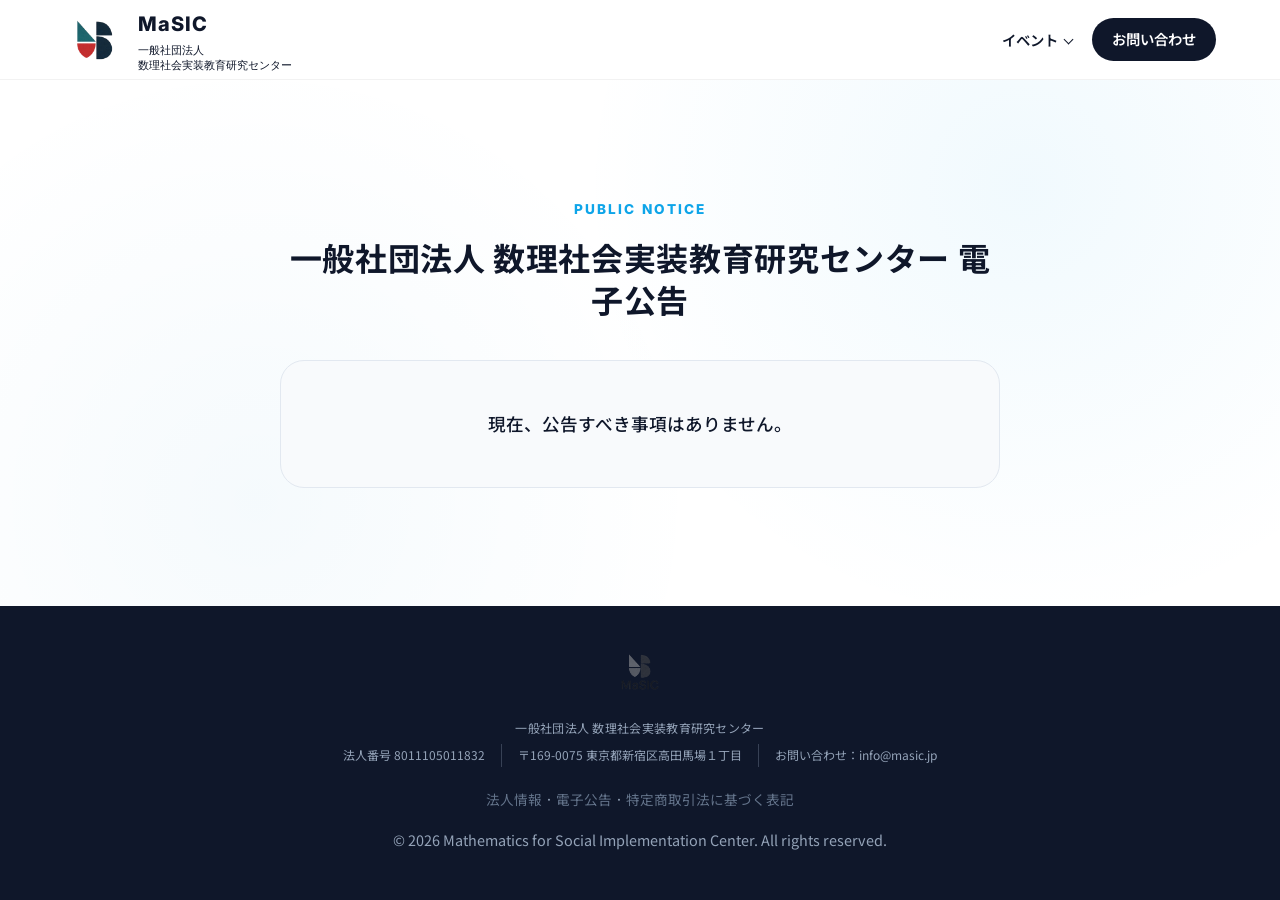
<file: koukoku/index.html>
<!DOCTYPE html>
<html lang="ja">
<head>
  <meta charset="UTF-8">
  <meta name="viewport" content="width=device-width, initial-scale=1.0">
  <title>電子公告 — 一般社団法人 数理社会実装教育研究センター（MaSIC）</title>
  <meta name="robots" content="index,follow">
  <link rel="icon" type="image/x-icon" href="../favicon.ico">
  <link rel="icon" type="image/png" sizes="32x32" href="../favicon-32x32.png">
  <link rel="apple-touch-icon" sizes="180x180" href="../apple-touch-icon.png">
  <link rel="preconnect" href="https://fonts.googleapis.com">
  <link rel="preconnect" href="https://fonts.gstatic.com" crossorigin>
  <link href="https://fonts.googleapis.com/css2?family=Inter:wght@400;500;600;800&family=Noto+Sans+JP:wght@400;500;700;900&display=swap" rel="stylesheet">
  <style>
    :root {
      --c-bg: #ffffff;
      --c-text: #0f172a;
      --c-text-muted: #64748b;
      --c-primary: #0ea5e9;
      --c-primary-dark: #0284c7;
      --c-surface: #f8fafc;
      --c-border: #e2e8f0;
      --font-en: 'Inter', sans-serif;
      --font-ja: 'Noto Sans JP', sans-serif;
    }

    * { margin: 0; padding: 0; box-sizing: border-box; }

    body {
      font-family: var(--font-en);
      color: var(--c-text);
      background-color: var(--c-bg);
      line-height: 1.7;
      -webkit-font-smoothing: antialiased;
      min-height: 100vh;
      display: flex;
      flex-direction: column;
    }

    h1, h2, h3 {
      font-family: var(--font-ja);
      line-height: 1.3;
      font-weight: 700;
    }

    p { font-family: var(--font-ja); }

    .nav {
      position: sticky;
      top: 0;
      height: 80px;
      display: flex;
      align-items: center;
      justify-content: space-between;
      padding: 0 5%;
      background: rgba(255, 255, 255, 0.85);
      backdrop-filter: blur(12px);
      -webkit-backdrop-filter: blur(12px);
      border-bottom: 1px solid rgba(0,0,0,0.05);
      z-index: 1000;
    }
    .nav-brand {
      display: flex;
      align-items: center;
      gap: 12px;
      text-decoration: none;
      color: var(--c-text);
    }
    .nav-logo { height: 40px; width: auto; }
    .nav-title {
      font-weight: 800;
      font-size: 1.25rem;
      letter-spacing: 0.05em;
    }
    .nav-links { display: flex; align-items: center; gap: 1.25rem; }
    .nav-link {
      font-family: var(--font-ja);
      font-size: 0.9rem;
      font-weight: 600;
      color: var(--c-text);
      text-decoration: none;
      transition: color 0.2s;
    }
    .nav-link:hover,
    .nav-link.is-current { color: var(--c-primary); }
    .nav-contact {
      font-family: var(--font-ja);
      font-size: 0.9rem;
      font-weight: 600;
      color: #fff;
      background: var(--c-text);
      padding: 0.6rem 1.25rem;
      border-radius: 999px;
      text-decoration: none;
      transition: background 0.3s;
    }
    .nav-contact:hover { background: var(--c-primary); }
    .nav-back {
      font-family: var(--font-ja);
      font-size: 0.9rem;
      font-weight: 600;
      color: var(--c-text);
      text-decoration: none;
      padding: 0.6rem 1.25rem;
      border-radius: 999px;
      border: 1px solid var(--c-border);
      transition: all 0.3s;
    }
    .nav-back:hover {
      background: var(--c-text);
      color: #fff;
      border-color: var(--c-text);
    }

    main {
      flex: 1;
      display: flex;
      align-items: center;
      justify-content: center;
      padding: 6rem 5%;
      position: relative;
      overflow: hidden;
    }
    .bg {
      position: absolute;
      inset: 0;
      background:
        radial-gradient(circle at 80% 20%, rgba(14, 165, 233, 0.06) 0%, transparent 40%),
        radial-gradient(circle at 20% 80%, rgba(2, 132, 199, 0.04) 0%, transparent 40%);
      z-index: -1;
    }

    .notice {
      max-width: 720px;
      width: 100%;
      text-align: center;
    }
    .notice-label {
      font-family: var(--font-en);
      font-weight: 800;
      color: var(--c-primary);
      letter-spacing: 0.15em;
      text-transform: uppercase;
      font-size: 0.85rem;
      margin-bottom: 1rem;
      display: block;
    }
    .notice-title {
      font-size: clamp(1.5rem, 3.5vw, 2rem);
      font-weight: 700;
      margin-bottom: 2.5rem;
      color: var(--c-text);
      letter-spacing: 0.02em;
    }
    .notice-body {
      background: var(--c-surface);
      border: 1px solid var(--c-border);
      border-radius: 24px;
      padding: 3rem 2rem;
      font-size: 1.1rem;
      color: var(--c-text);
      font-weight: 500;
    }

    .footer {
      background: #0f172a;
      color: #94a3b8;
      padding: 3rem 5%;
      text-align: center;
      font-size: 0.9rem;
    }
    .footer-logo {
      height: 36px;
      margin-bottom: 1.25rem;
      opacity: 0.5;
      filter: grayscale(100%) brightness(200%);
    }
    .footer-links {
      margin-bottom: 1rem;
    }
    .footer-links a {
      color: #64748b;
      text-decoration: none;
      font-size: 0.85rem;
      font-family: var(--font-ja);
    }
    .footer-links a:hover {
      color: #cbd5e1;
      text-decoration: underline;
    }

    @media (max-width: 600px) {
      .notice-body { padding: 2rem 1.25rem; font-size: 1rem; }
    }
    @media (max-width: 640px) {
      .nav { padding: 0 4%; }
      .nav-logo { height: 32px; }
      .nav-title { display: none; }
      .nav-links { gap: 0.65rem; }
      .nav-link { font-size: 0.8rem; }
      .nav-contact {
        padding: 0;
        background: transparent;
        color: var(--c-text);
        border-radius: 0;
        font-size: 0.8rem;
      }
      .nav-contact:hover { background: transparent; color: var(--c-primary); }
    }
  </style>
  <link rel="stylesheet" href="../footer.css?v=20261010-contact">
</head>
<body>

  <div id="site-nav"></div>

  <main>
    <div class="bg"></div>
    <div class="notice">
      <span class="notice-label">Public Notice</span>
      <h1 class="notice-title">一般社団法人 数理社会実装教育研究センター 電子公告</h1>
      <div class="notice-body">
        <p>現在、公告すべき事項はありません。</p>
      </div>
    </div>
  </main>

  <div id="site-footer">
    <noscript>
      <footer class="footer">
        <img src="../logo-full.png" alt="MaSIC" class="footer-logo">
        <div class="footer-organization">
          <p class="footer-organization-name">一般社団法人 数理社会実装教育研究センター</p>
          <p class="footer-organization-details">
            <span class="footer-organization-registration">法人番号 8011105011832</span>
            <span class="footer-organization-address">〒169-0075 東京都新宿区高田馬場１丁目</span>
            <a class="footer-organization-email" href="mailto:info@masic.jp">お問い合わせ：info@masic.jp</a>
          </p>
        </div>
        <p class="footer-links">
          <a href="../houjin.html">法人情報</a>
          <span aria-hidden="true"> · </span>
          <a href="index.html">電子公告</a>
          <span aria-hidden="true"> · </span>
          <a href="../tokushoho.html">特定商取引法に基づく表記</a>
        </p>
        <p>&copy; 2026 Mathematics for Social Implementation Center. All rights reserved.</p>
      </footer>
    </noscript>
  </div>
  <script src="../nav.js?v=20261007-activities"></script>
  <script src="../footer.js?v=20261010-contact"></script>

</body>
</html>
</file>
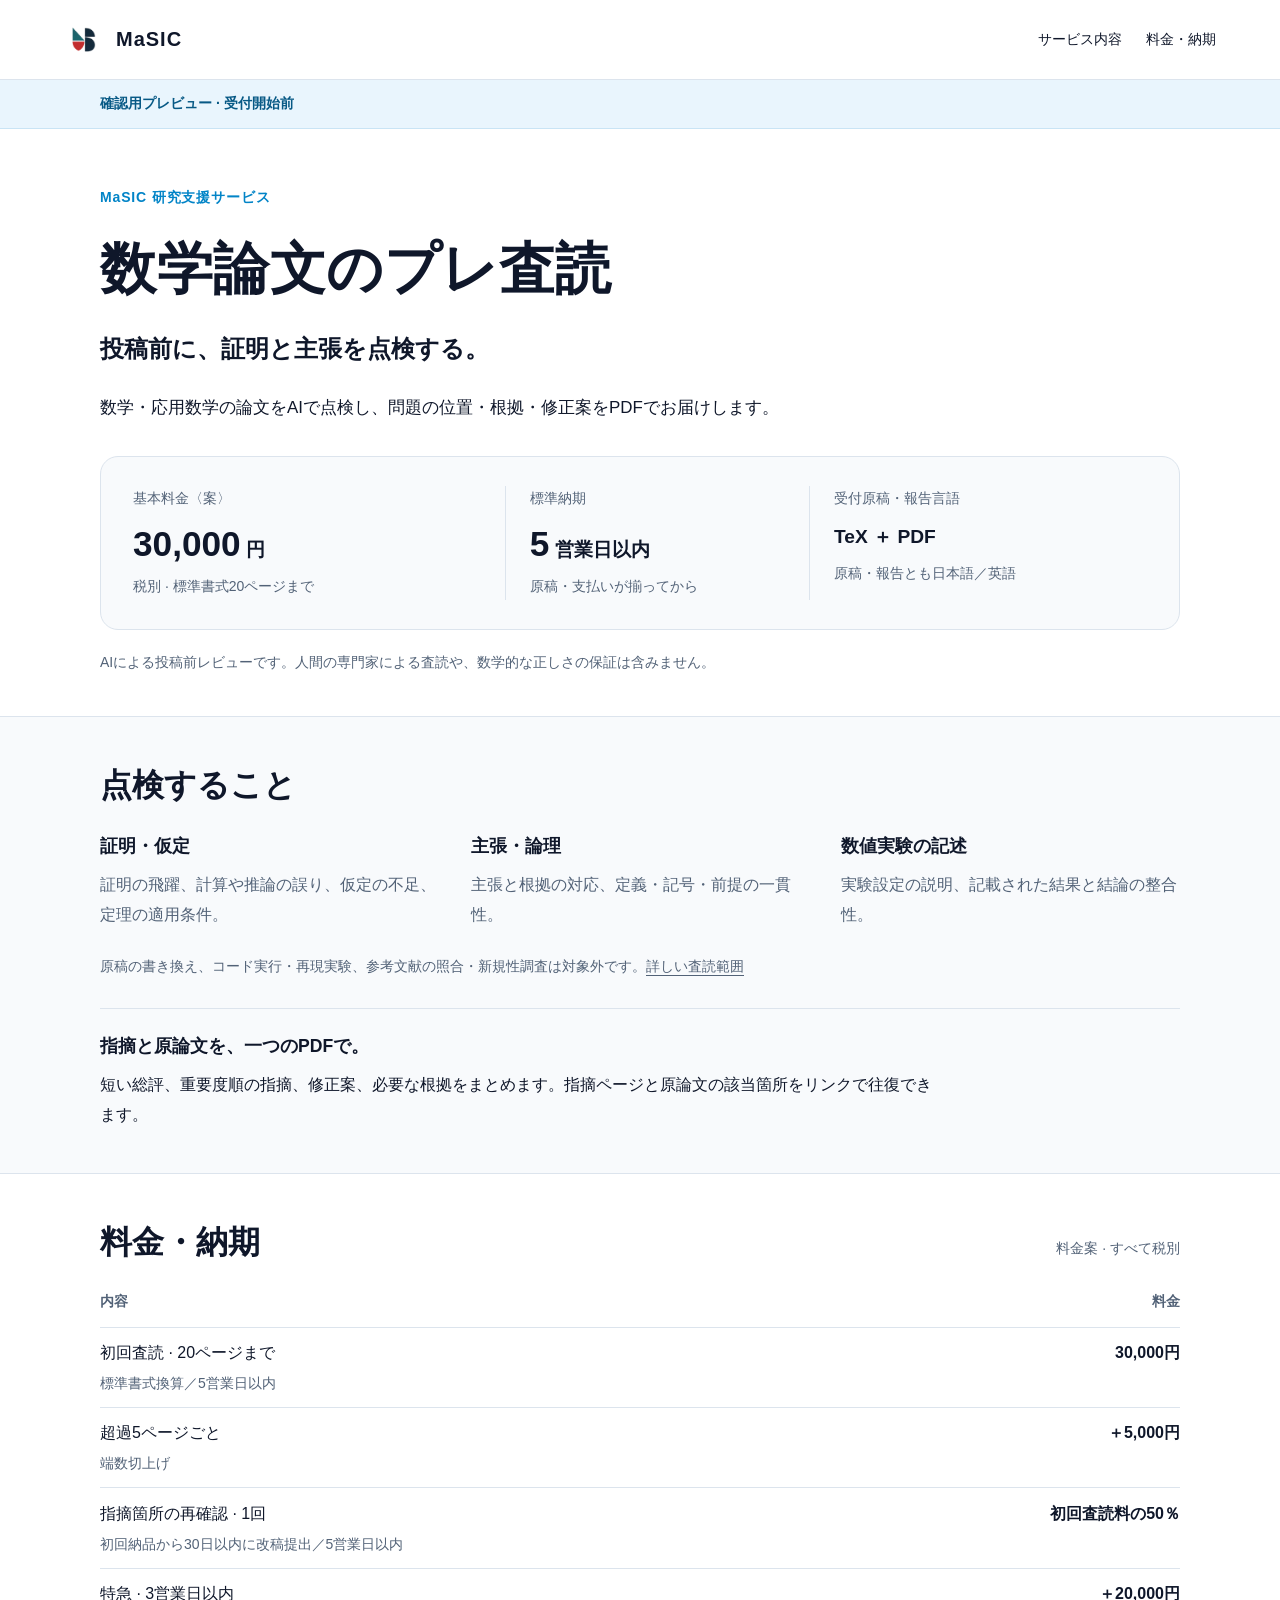
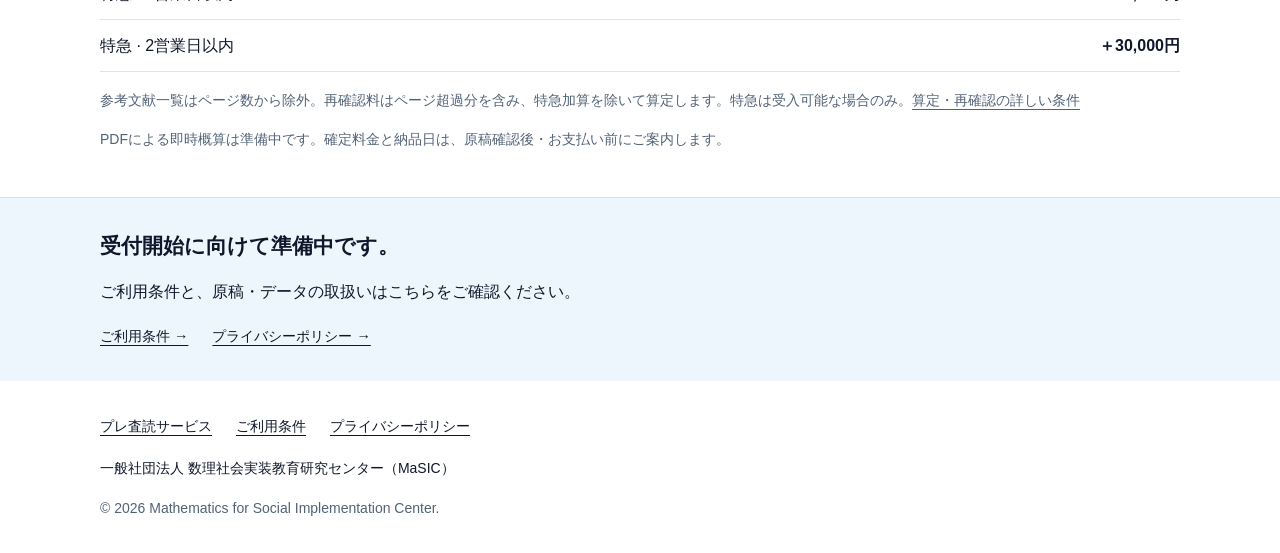
<file: prereview/index.html>
<!DOCTYPE html>
<html lang="ja">
<head>
  <meta charset="UTF-8">
  <meta name="viewport" content="width=device-width, initial-scale=1.0">
  <meta name="robots" content="noindex, nofollow">
  <meta name="description" content="数学・応用数学論文をAIで点検し、根拠と修正案をPDFでお届けします。標準書式20ページまで30,000円（税別）、標準5営業日以内。受付開始前の料金案です。">
  <title>数学論文のプレ査読 | MaSIC — 確認用プレビュー</title>
  <link rel="icon" href="../favicon.ico">
  <link rel="stylesheet" href="./style.css">
</head>
<body>
  <a class="skip" href="#main">本文へ移動</a>
  <header class="nav">
    <a class="brand" href="../index.html"><img src="../logo-icon.png" alt="" width="40" height="40"><span>MaSIC</span></a>
    <nav aria-label="サービスナビゲーション"><a href="#scope">サービス内容</a><a href="#pricing">料金・納期</a></nav>
  </header>
  <div class="preview"><div class="container"><strong>確認用プレビュー · 受付開始前</strong></div></div>
  <main id="main" class="landing">
    <section class="hero container" aria-labelledby="title">
      <p class="eyebrow">MaSIC 研究支援サービス</p>
      <h1 id="title">数学論文のプレ査読</h1>
      <p class="promise">投稿前に、証明と主張を点検する。</p>
      <p class="lead">数学・応用数学の論文をAIで点検し、問題の位置・根拠・修正案をPDFでお届けします。</p>
      <dl class="facts">
        <div><dt>基本料金〈案〉</dt><dd><strong>30,000</strong> 円<span>税別 · 標準書式20ページまで</span></dd></div>
        <div><dt>標準納期</dt><dd><strong>5</strong> 営業日以内<span>原稿・支払いが揃ってから</span></dd></div>
        <div><dt>受付原稿・報告言語</dt><dd>TeX ＋ PDF<span>原稿・報告とも日本語／英語</span></dd></div>
      </dl>
      <p class="disclosure">AIによる投稿前レビューです。人間の専門家による査読や、数学的な正しさの保証は含みません。</p>
    </section>

    <section class="section surface" id="scope">
      <div class="container">
        <h2>点検すること</h2>
        <div class="service-grid">
          <div><h3>証明・仮定</h3><p>証明の飛躍、計算や推論の誤り、仮定の不足、定理の適用条件。</p></div>
          <div><h3>主張・論理</h3><p>主張と根拠の対応、定義・記号・前提の一貫性。</p></div>
          <div><h3>数値実験の記述</h3><p>実験設定の説明、記載された結果と結論の整合性。</p></div>
        </div>
        <p class="small">原稿の書き換え、コード実行・再現実験、参考文献の照合・新規性調査は対象外です。<a href="./terms.html#scope">詳しい査読範囲</a></p>
        <div class="delivery-brief" id="report"><h3>指摘と原論文を、一つのPDFで。</h3><p>短い総評、重要度順の指摘、修正案、必要な根拠をまとめます。指摘ページと原論文の該当箇所をリンクで往復できます。</p></div>
      </div>
    </section>

    <section class="section" id="pricing">
      <div class="container">
        <div class="compact-heading"><h2>料金・納期</h2><p class="small">料金案 · すべて税別</p></div>
        <table class="price-table landing-prices"><caption class="visually-hidden">初回査読・追加料金・再確認の料金案</caption>
          <thead><tr><th scope="col">内容</th><th scope="col">料金</th></tr></thead>
          <tbody>
            <tr><th scope="row">初回査読 · 20ページまで<span>標準書式換算／5営業日以内</span></th><td>30,000円</td></tr>
            <tr><th scope="row">超過5ページごと<span>端数切上げ</span></th><td>＋5,000円</td></tr>
            <tr><th scope="row">指摘箇所の再確認 · 1回<span>初回納品から30日以内に改稿提出／5営業日以内</span></th><td>初回査読料の50％</td></tr>
            <tr><th scope="row">特急 · 3営業日以内</th><td>＋20,000円</td></tr>
            <tr><th scope="row">特急 · 2営業日以内</th><td>＋30,000円</td></tr>
          </tbody>
        </table>
        <p class="small pricing-caption">参考文献一覧はページ数から除外。再確認料はページ超過分を含み、特急加算を除いて算定します。特急は受入可能な場合のみ。<a href="./terms.html#pricing">算定・再確認の詳しい条件</a></p>
        <p class="small" id="estimate">PDFによる即時概算は準備中です。確定料金と納品日は、原稿確認後・お支払い前にご案内します。</p>
      </div>
    </section>
    <aside class="closing" id="data"><div class="container"><h2>受付開始に向けて準備中です。</h2><p>ご利用条件と、原稿・データの取扱いはこちらをご確認ください。</p><div class="policy-actions"><a href="./terms.html">ご利用条件 →</a><a href="./privacy.html">プライバシーポリシー →</a></div></div></aside>
  </main>
  <footer class="footer container">
    <nav class="footer-links" aria-label="関連ページ"><a href="./index.html">プレ査読サービス</a><a href="./terms.html">ご利用条件</a><a href="./privacy.html">プライバシーポリシー</a></nav>
    <p>一般社団法人 数理社会実装教育研究センター（MaSIC）</p>
    <p class="small">© 2026 Mathematics for Social Implementation Center.</p>
  </footer>
</body>
</html>
</file>
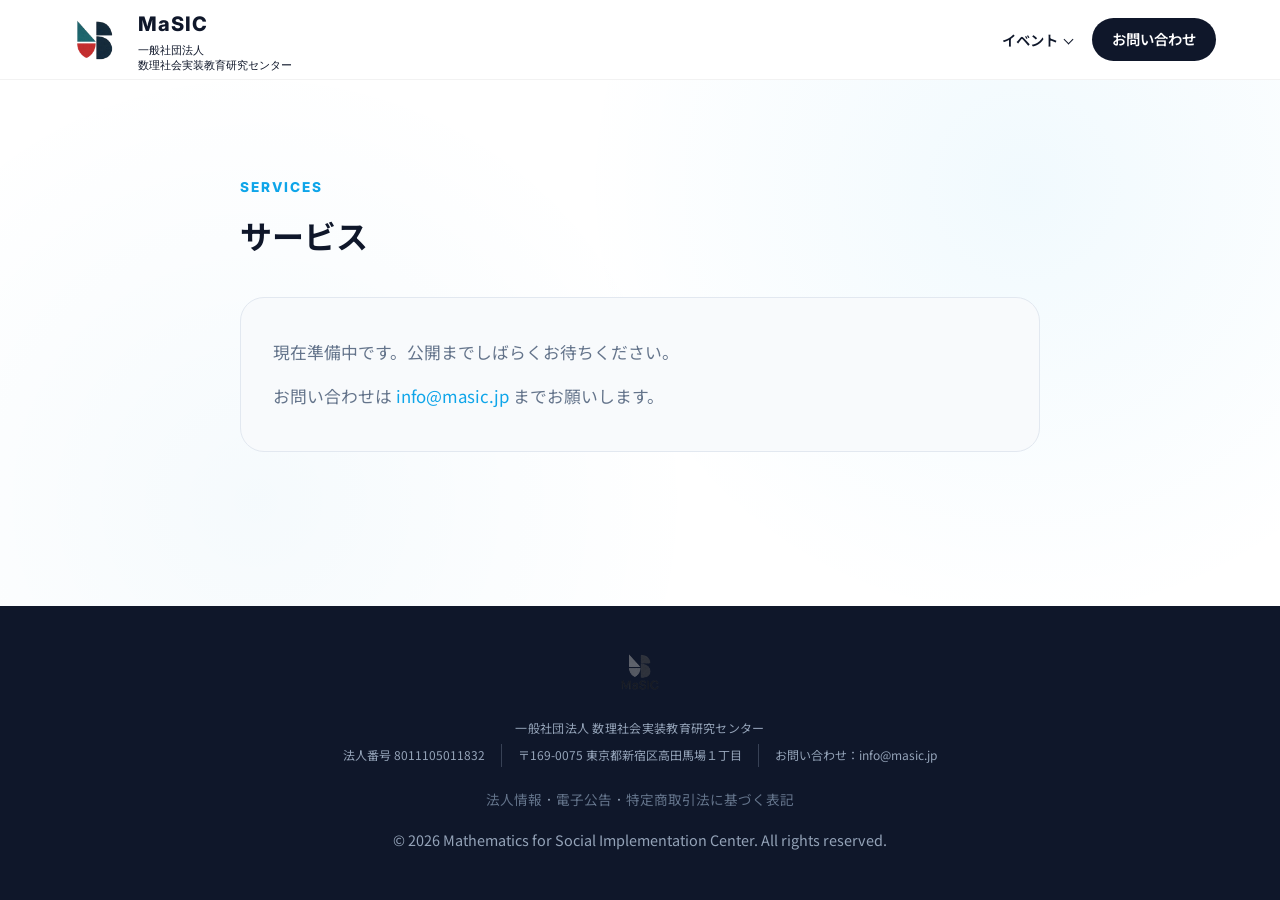
<file: services/index.html>
<!DOCTYPE html>
<html lang="ja">
<head>
  <meta charset="UTF-8">
  <meta name="viewport" content="width=device-width, initial-scale=1.0">
  <title>サービス — 一般社団法人 数理社会実装教育研究センター（MaSIC）</title>
  <link rel="icon" type="image/x-icon" href="../favicon.ico">
  <link rel="icon" type="image/png" sizes="32x32" href="../favicon-32x32.png">
  <link rel="apple-touch-icon" sizes="180x180" href="../apple-touch-icon.png">
  <link rel="preconnect" href="https://fonts.googleapis.com">
  <link rel="preconnect" href="https://fonts.gstatic.com" crossorigin>
  <link href="https://fonts.googleapis.com/css2?family=Inter:wght@400;500;600;800&family=Noto+Sans+JP:wght@400;500;700;900&display=swap" rel="stylesheet">
  <style>
    :root {
      --c-bg: #ffffff;
      --c-text: #0f172a;
      --c-text-muted: #64748b;
      --c-primary: #0ea5e9;
      --c-primary-dark: #0284c7;
      --c-surface: #f8fafc;
      --c-border: #e2e8f0;
      --font-en: 'Inter', sans-serif;
      --font-ja: 'Noto Sans JP', sans-serif;
    }

    * { margin: 0; padding: 0; box-sizing: border-box; }

    body {
      font-family: var(--font-en);
      color: var(--c-text);
      background-color: var(--c-bg);
      line-height: 1.7;
      -webkit-font-smoothing: antialiased;
      min-height: 100vh;
      display: flex;
      flex-direction: column;
    }

    h1, h2, h3 { font-family: var(--font-ja); line-height: 1.3; font-weight: 700; }
    p { font-family: var(--font-ja); }

    .nav {
      position: sticky;
      top: 0;
      height: 80px;
      display: flex;
      align-items: center;
      justify-content: space-between;
      padding: 0 5%;
      background: rgba(255, 255, 255, 0.85);
      backdrop-filter: blur(12px);
      -webkit-backdrop-filter: blur(12px);
      border-bottom: 1px solid rgba(0,0,0,0.05);
      z-index: 1000;
    }
    .nav-brand {
      display: flex;
      align-items: center;
      gap: 12px;
      text-decoration: none;
      color: var(--c-text);
    }
    .nav-logo { height: 40px; width: auto; }
    .nav-title { font-weight: 800; font-size: 1.25rem; letter-spacing: 0.05em; }
    .nav-links { display: flex; align-items: center; gap: 1.25rem; }
    .nav-link {
      font-family: var(--font-ja);
      font-size: 0.9rem;
      font-weight: 600;
      color: var(--c-text);
      text-decoration: none;
      transition: color 0.2s;
    }
    .nav-link:hover,
    .nav-link.is-current { color: var(--c-primary); }
    .nav-contact {
      font-family: var(--font-ja);
      font-size: 0.9rem;
      font-weight: 600;
      color: #fff;
      background: var(--c-text);
      padding: 0.6rem 1.25rem;
      border-radius: 999px;
      text-decoration: none;
      transition: background 0.3s;
    }
    .nav-contact:hover { background: var(--c-primary); }

    main {
      flex: 1;
      padding: 6rem 5% 4rem;
      position: relative;
      overflow: hidden;
    }
    .bg {
      position: absolute;
      inset: 0;
      background:
        radial-gradient(circle at 80% 20%, rgba(14, 165, 233, 0.06) 0%, transparent 40%),
        radial-gradient(circle at 20% 80%, rgba(2, 132, 199, 0.04) 0%, transparent 40%);
      z-index: -1;
    }
    .page { max-width: 800px; margin: 0 auto; width: 100%; }
    .page-label {
      font-family: var(--font-en);
      font-weight: 800;
      color: var(--c-primary);
      letter-spacing: 0.15em;
      text-transform: uppercase;
      font-size: 0.85rem;
      margin-bottom: 1rem;
      display: block;
    }
    .page-title {
      font-size: clamp(1.5rem, 3.5vw, 2rem);
      font-weight: 700;
      margin-bottom: 2.5rem;
    }
    .coming-soon {
      background: var(--c-surface);
      border: 1px solid var(--c-border);
      border-radius: 24px;
      padding: 2.5rem 2rem;
    }
    .coming-soon p {
      color: var(--c-text-muted);
      font-size: 1.05rem;
    }
    .coming-soon p + p { margin-top: 1rem; }
    .coming-soon a { color: var(--c-primary); text-decoration: none; }
    .coming-soon a:hover { text-decoration: underline; }

    .footer {
      background: #0f172a;
      color: #94a3b8;
      padding: 3rem 5%;
      text-align: center;
      font-size: 0.9rem;
    }
    .footer-logo {
      height: 36px;
      margin-bottom: 1.25rem;
      opacity: 0.5;
      filter: grayscale(100%) brightness(200%);
    }
    .footer-links { margin-bottom: 1rem; }
    .footer-links a {
      color: #64748b;
      text-decoration: none;
      font-size: 0.85rem;
      font-family: var(--font-ja);
    }
    .footer-links a:hover { color: #cbd5e1; text-decoration: underline; }

    @media (max-width: 640px) {
      .nav { padding: 0 4%; }
      .nav-logo { height: 32px; }
      .nav-title { display: none; }
      .nav-links { gap: 0.65rem; }
      .nav-link { font-size: 0.8rem; }
      .nav-contact {
        padding: 0;
        background: transparent;
        color: var(--c-text);
        border-radius: 0;
        font-size: 0.8rem;
      }
      .nav-contact:hover { background: transparent; color: var(--c-primary); }
    }
  </style>
  <link rel="stylesheet" href="../footer.css?v=20261010-contact">
</head>
<body>
  <div id="site-nav"></div>

  <main>
    <div class="bg"></div>
    <div class="page">
      <span class="page-label">Services</span>
      <h1 class="page-title">サービス</h1>
      <div class="coming-soon">
        <p>現在準備中です。公開までしばらくお待ちください。</p>
        <p>お問い合わせは <a href="mailto:info@masic.jp">info@masic.jp</a> までお願いします。</p>
      </div>
    </div>
  </main>

  <div id="site-footer">
    <noscript>
      <footer class="footer">
        <img src="../logo-full.png" alt="MaSIC" class="footer-logo">
        <div class="footer-organization">
          <p class="footer-organization-name">一般社団法人 数理社会実装教育研究センター</p>
          <p class="footer-organization-details">
            <span class="footer-organization-registration">法人番号 8011105011832</span>
            <span class="footer-organization-address">〒169-0075 東京都新宿区高田馬場１丁目</span>
            <a class="footer-organization-email" href="mailto:info@masic.jp">お問い合わせ：info@masic.jp</a>
          </p>
        </div>
        <p class="footer-links">
          <a href="../houjin.html">法人情報</a>
          <span aria-hidden="true"> · </span>
          <a href="../koukoku/index.html">電子公告</a>
          <span aria-hidden="true"> · </span>
          <a href="../tokushoho.html">特定商取引法に基づく表記</a>
        </p>
        <p>&copy; 2026 Mathematics for Social Implementation Center. All rights reserved.</p>
      </footer>
    </noscript>
  </div>
  <script src="../nav.js?v=20261007-activities"></script>
  <script src="../footer.js?v=20261010-contact"></script>
</body>
</html>
</file>
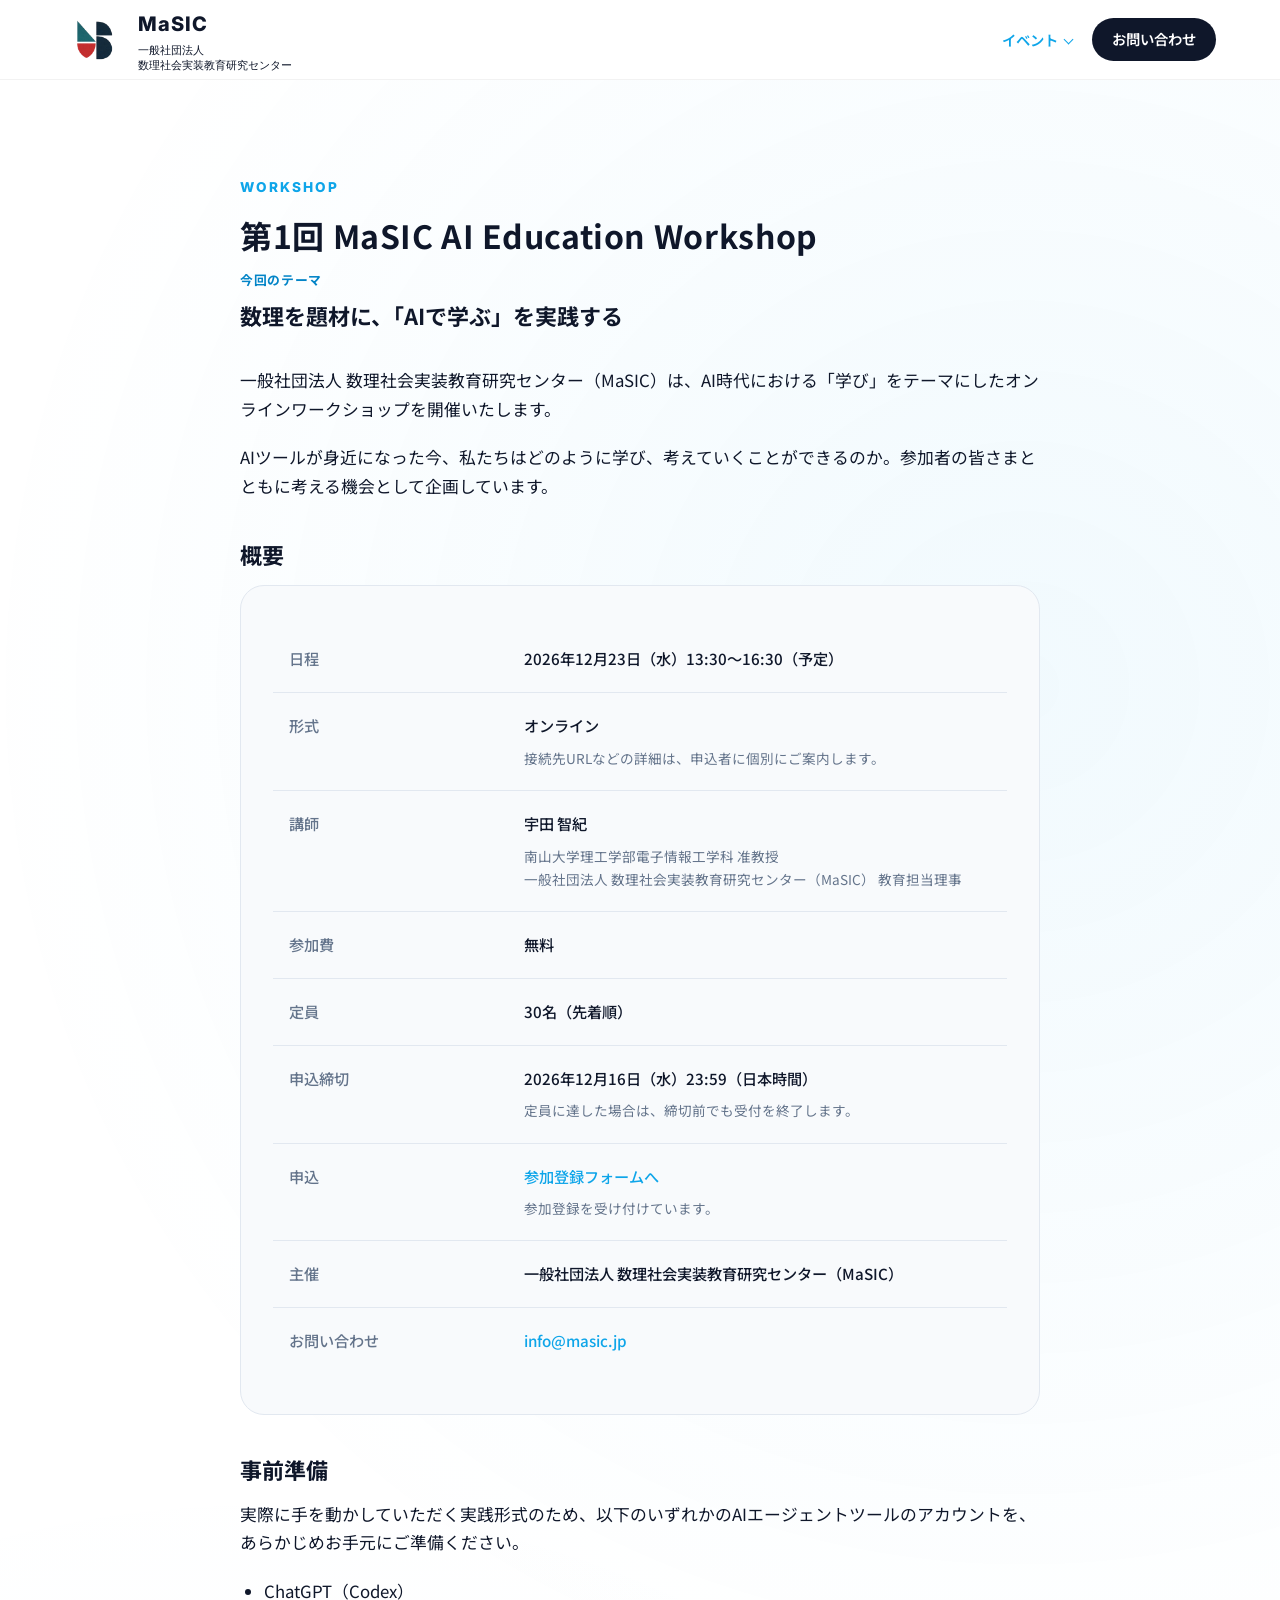
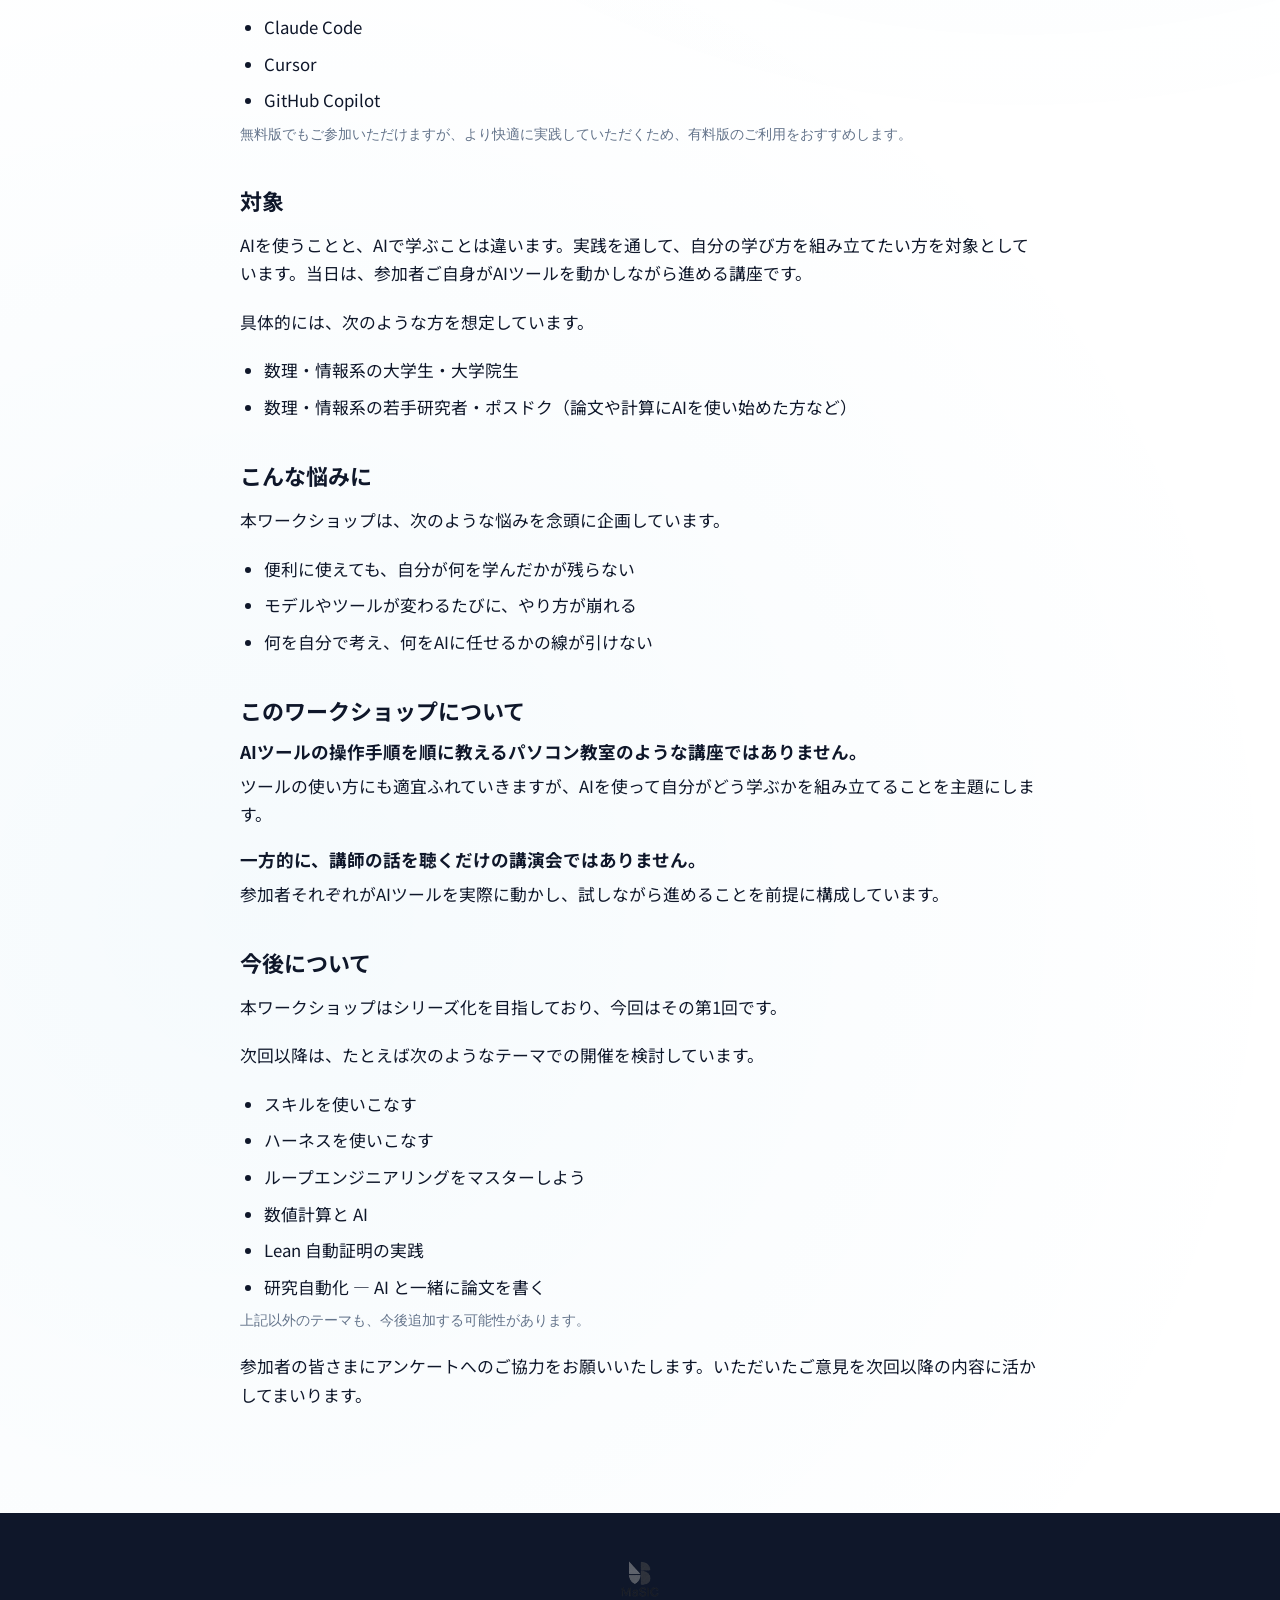
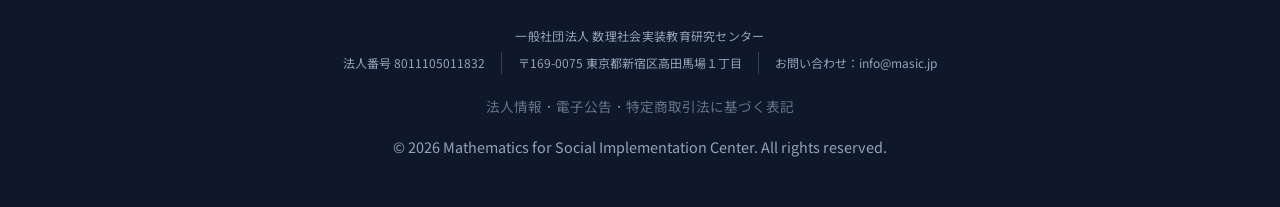
<file: ai-education-workshop/1/index.html>
<!DOCTYPE html>
<html lang="ja">
<head>
  <meta charset="UTF-8">
  <meta name="viewport" content="width=device-width, initial-scale=1.0">
  <title>第1回 MaSIC AI Education Workshop — 一般社団法人 数理社会実装教育研究センター（MaSIC）</title>
  <meta name="robots" content="index,follow">
  <link rel="icon" type="image/x-icon" href="../../favicon.ico">
  <link rel="icon" type="image/png" sizes="32x32" href="../../favicon-32x32.png">
  <link rel="apple-touch-icon" sizes="180x180" href="../../apple-touch-icon.png">
  <link rel="preconnect" href="https://fonts.googleapis.com">
  <link rel="preconnect" href="https://fonts.gstatic.com" crossorigin>
  <link href="https://fonts.googleapis.com/css2?family=Inter:wght@400;500;600;800&family=Noto+Sans+JP:wght@400;500;700;900&display=swap" rel="stylesheet">
  <style>
    :root {
      --c-bg: #ffffff;
      --c-text: #0f172a;
      --c-text-muted: #64748b;
      --c-primary: #0ea5e9;
      --c-primary-dark: #0284c7;
      --c-surface: #f8fafc;
      --c-border: #e2e8f0;
      --font-en: 'Inter', sans-serif;
      --font-ja: 'Noto Sans JP', sans-serif;
    }

    * { margin: 0; padding: 0; box-sizing: border-box; }

    body {
      font-family: var(--font-en);
      color: var(--c-text);
      background-color: var(--c-bg);
      line-height: 1.7;
      -webkit-font-smoothing: antialiased;
      min-height: 100vh;
      display: flex;
      flex-direction: column;
    }

    h1, h2, h3 {
      font-family: var(--font-ja);
      line-height: 1.3;
      font-weight: 700;
    }

    p { font-family: var(--font-ja); }

    .nav {
      position: sticky;
      top: 0;
      height: 80px;
      display: flex;
      align-items: center;
      justify-content: space-between;
      padding: 0 5%;
      background: rgba(255, 255, 255, 0.85);
      backdrop-filter: blur(12px);
      -webkit-backdrop-filter: blur(12px);
      border-bottom: 1px solid rgba(0,0,0,0.05);
      z-index: 1000;
    }
    .nav-brand {
      display: flex;
      align-items: center;
      gap: 12px;
      text-decoration: none;
      color: var(--c-text);
    }
    .nav-logo { height: 40px; width: auto; }
    .nav-title {
      font-weight: 800;
      font-size: 1.25rem;
      letter-spacing: 0.05em;
    }
    .nav-links { display: flex; align-items: center; gap: 1.25rem; }
    .nav-link {
      font-family: var(--font-ja);
      font-size: 0.9rem;
      font-weight: 600;
      color: var(--c-text);
      text-decoration: none;
      transition: color 0.2s;
    }
    .nav-link:hover,
    .nav-link.is-current { color: var(--c-primary); }
    .nav-contact {
      font-family: var(--font-ja);
      font-size: 0.9rem;
      font-weight: 600;
      color: #fff;
      background: var(--c-text);
      padding: 0.6rem 1.25rem;
      border-radius: 999px;
      text-decoration: none;
      transition: background 0.3s;
    }
    .nav-contact:hover { background: var(--c-primary); }
    .nav-back {
      font-family: var(--font-ja);
      font-size: 0.9rem;
      font-weight: 600;
      color: var(--c-text);
      text-decoration: none;
      padding: 0.6rem 1.25rem;
      border-radius: 999px;
      border: 1px solid var(--c-border);
      transition: all 0.3s;
    }
    .nav-back:hover {
      background: var(--c-text);
      color: #fff;
      border-color: var(--c-text);
    }

    main {
      flex: 1;
      padding: 6rem 5% 4rem;
      position: relative;
      overflow: hidden;
    }
    .bg {
      position: absolute;
      inset: 0;
      background:
        radial-gradient(circle at 80% 20%, rgba(14, 165, 233, 0.06) 0%, transparent 40%),
        radial-gradient(circle at 20% 80%, rgba(2, 132, 199, 0.04) 0%, transparent 40%);
      z-index: -1;
    }

    .page {
      max-width: 800px;
      margin: 0 auto;
      width: 100%;
    }
    .page-label {
      font-family: var(--font-en);
      font-weight: 800;
      color: var(--c-primary);
      letter-spacing: 0.15em;
      text-transform: uppercase;
      font-size: 0.85rem;
      margin-bottom: 1rem;
      display: block;
    }
    .page-title {
      font-size: clamp(1.5rem, 3.5vw, 2rem);
      font-weight: 700;
      margin-bottom: 0.75rem;
      color: var(--c-text);
      letter-spacing: 0.02em;
    }
    .subtitle-label {
      display: block;
      font-family: var(--font-ja);
      font-size: 0.8rem;
      font-weight: 700;
      color: var(--c-primary-dark);
      letter-spacing: 0.05em;
      margin-bottom: 0.4rem;
    }
    .page-subtitle {
      font-family: var(--font-ja);
      font-size: clamp(1.05rem, 2.2vw, 1.375rem);
      font-weight: 700;
      color: var(--c-text);
      margin-bottom: 2rem;
    }

    .lead { margin-bottom: 2.5rem; }
    .lead p {
      font-family: var(--font-ja);
      font-size: 1.05rem;
      color: var(--c-text);
      margin-bottom: 1.25rem;
    }

    .section-block { margin-bottom: 2.5rem; }
    .section-heading {
      font-size: 1.375rem;
      font-weight: 700;
      color: var(--c-text);
      margin-bottom: 1rem;
    }
    .section-block p {
      font-family: var(--font-ja);
      font-size: 1.05rem;
      color: var(--c-text);
      margin-bottom: 1.25rem;
    }
    .section-block h3 {
      font-size: 1.1rem;
      font-weight: 700;
      color: var(--c-text);
      margin-bottom: 0.5rem;
    }
    .bullet-list {
      list-style: disc;
      padding-left: 1.5rem;
      margin-bottom: 0.5rem;
    }
    .bullet-list li {
      font-family: var(--font-ja);
      font-size: 1.05rem;
      color: var(--c-text);
      margin-bottom: 0.5rem;
    }

    .info-wrapper {
      background: var(--c-surface);
      border: 1px solid var(--c-border);
      border-radius: 24px;
      padding: 2.5rem 2rem;
    }
    .info-table {
      width: 100%;
      border-collapse: collapse;
    }
    .info-table th, .info-table td {
      padding: 1.25rem 1rem;
      border-bottom: 1px solid var(--c-border);
      font-family: var(--font-ja);
      font-size: 0.95rem;
      vertical-align: top;
    }
    .info-table tr:last-child th, .info-table tr:last-child td {
      border-bottom: none;
    }
    .info-table th {
      width: 32%;
      text-align: left;
      color: var(--c-text-muted);
      font-weight: 500;
    }
    .info-table td {
      font-weight: 500;
    }
    .info-table a {
      color: var(--c-primary);
      text-decoration: none;
    }
    .info-table a:hover { text-decoration: underline; }
    .note {
      display: block;
      margin-top: 0.5rem;
      font-size: 0.85rem;
      font-weight: 400;
      color: var(--c-text-muted);
    }

    .footer {
      background: #0f172a;
      color: #94a3b8;
      padding: 3rem 5%;
      text-align: center;
      font-size: 0.9rem;
    }
    .footer-logo {
      height: 36px;
      margin-bottom: 1.25rem;
      opacity: 0.5;
      filter: grayscale(100%) brightness(200%);
    }
    .footer-links {
      margin-bottom: 1rem;
    }
    .footer-links a {
      color: #64748b;
      text-decoration: none;
      font-size: 0.85rem;
      font-family: var(--font-ja);
    }
    .footer-links a:hover {
      color: #cbd5e1;
      text-decoration: underline;
    }

    @media (max-width: 768px) {
      .info-wrapper { padding: 1.5rem; }
      .info-table th, .info-table td { display: block; width: 100%; padding: 0.75rem 0; }
      .info-table th { padding-bottom: 0; border-bottom: none; }
    }
    @media (max-width: 640px) {
      .nav { padding: 0 4%; }
      .nav-logo { height: 32px; }
      .nav-title { display: none; }
      .nav-links { gap: 0.65rem; }
      .nav-link { font-size: 0.8rem; }
      .nav-contact {
        padding: 0;
        background: transparent;
        color: var(--c-text);
        border-radius: 0;
        font-size: 0.8rem;
      }
      .nav-contact:hover { background: transparent; color: var(--c-primary); }
    }
  </style>
  <link rel="stylesheet" href="../../footer.css?v=20261010-contact">
</head>
<body>

  <div id="site-nav"></div>

  <main>
    <div class="bg"></div>
    <div class="page">
      <span class="page-label">Workshop</span>
      <h1 class="page-title">第1回 MaSIC AI Education Workshop</h1>
      <span class="subtitle-label">今回のテーマ</span>
      <p class="page-subtitle">数理を題材に、「AIで学ぶ」を実践する</p>

      <div class="lead">
        <p>一般社団法人 数理社会実装教育研究センター（MaSIC）は、AI時代における「学び」をテーマにしたオンラインワークショップを開催いたします。</p>
        <p>AIツールが身近になった今、私たちはどのように学び、考えていくことができるのか。参加者の皆さまとともに考える機会として企画しています。</p>
      </div>

      <h2 class="section-heading">概要</h2>
      <div class="info-wrapper" style="margin-bottom: 2.5rem;">
        <table class="info-table">
          <tr>
            <th>日程</th>
            <td>2026年12月23日（水）13:30〜16:30（予定）</td>
          </tr>
          <tr>
            <th>形式</th>
            <td>
              オンライン
              <span class="note">接続先URLなどの詳細は、申込者に個別にご案内します。</span>
            </td>
          </tr>
          <tr>
            <th>講師</th>
            <td>
              宇田 智紀
              <span class="note">南山大学理工学部電子情報工学科 准教授<br>一般社団法人 数理社会実装教育研究センター（MaSIC） 教育担当理事</span>
            </td>
          </tr>
          <tr>
            <th>参加費</th>
            <td>無料</td>
          </tr>
          <tr>
            <th>定員</th>
            <td>30名（先着順）</td>
          </tr>
          <tr>
            <th>申込締切</th>
            <td>
              2026年12月16日（水）23:59（日本時間）
              <span class="note">定員に達した場合は、締切前でも受付を終了します。</span>
            </td>
          </tr>
          <tr>
            <th>申込</th>
            <td>
              <a href="https://docs.google.com/forms/d/e/1FAIpQLSecfcQWgTGOnW9CK-GqYd8ncFHOk1ny9iz9Cl_Ugrnb851stA/viewform">参加登録フォームへ</a>
              <span class="note">参加登録を受け付けています。</span>
            </td>
          </tr>
          <tr>
            <th>主催</th>
            <td>一般社団法人 数理社会実装教育研究センター（MaSIC）</td>
          </tr>
          <tr>
            <th>お問い合わせ</th>
            <td><a href="mailto:info@masic.jp">info@masic.jp</a></td>
          </tr>
        </table>
      </div>

      <div class="section-block">
        <h2 class="section-heading">事前準備</h2>
        <p>実際に手を動かしていただく実践形式のため、以下のいずれかのAIエージェントツールのアカウントを、あらかじめお手元にご準備ください。</p>
        <ul class="bullet-list">
          <li>ChatGPT（Codex）</li>
          <li>Claude Code</li>
          <li>Cursor</li>
          <li>GitHub Copilot</li>
        </ul>
        <span class="note">無料版でもご参加いただけますが、より快適に実践していただくため、有料版のご利用をおすすめします。</span>
      </div>

      <div class="section-block">
        <h2 class="section-heading">対象</h2>
        <p>AIを使うことと、AIで学ぶことは違います。実践を通して、自分の学び方を組み立てたい方を対象としています。当日は、参加者ご自身がAIツールを動かしながら進める講座です。</p>
        <p>具体的には、次のような方を想定しています。</p>
        <ul class="bullet-list">
          <li>数理・情報系の大学生・大学院生</li>
          <li>数理・情報系の若手研究者・ポスドク（論文や計算にAIを使い始めた方など）</li>
        </ul>
      </div>

      <div class="section-block">
        <h2 class="section-heading">こんな悩みに</h2>
        <p>本ワークショップは、次のような悩みを念頭に企画しています。</p>
        <ul class="bullet-list">
          <li>便利に使えても、自分が何を学んだかが残らない</li>
          <li>モデルやツールが変わるたびに、やり方が崩れる</li>
          <li>何を自分で考え、何をAIに任せるかの線が引けない</li>
        </ul>
      </div>

      <div class="section-block">
        <h2 class="section-heading">このワークショップについて</h2>
        <h3>AIツールの操作手順を順に教えるパソコン教室のような講座ではありません。</h3>
        <p>ツールの使い方にも適宜ふれていきますが、AIを使って自分がどう学ぶかを組み立てることを主題にします。</p>
        <h3>一方的に、講師の話を聴くだけの講演会ではありません。</h3>
        <p>参加者それぞれがAIツールを実際に動かし、試しながら進めることを前提に構成しています。</p>
      </div>

      <div class="section-block">
        <h2 class="section-heading">今後について</h2>
        <p>本ワークショップはシリーズ化を目指しており、今回はその第1回です。</p>
        <p>次回以降は、たとえば次のようなテーマでの開催を検討しています。</p>
        <ul class="bullet-list">
          <li>スキルを使いこなす</li>
          <li>ハーネスを使いこなす</li>
          <li>ループエンジニアリングをマスターしよう</li>
          <li>数値計算と AI</li>
          <li>Lean 自動証明の実践</li>
          <li>研究自動化 — AI と一緒に論文を書く</li>
        </ul>
        <span class="note">上記以外のテーマも、今後追加する可能性があります。</span>
        <p style="margin-top: 1.25rem;">参加者の皆さまにアンケートへのご協力をお願いいたします。いただいたご意見を次回以降の内容に活かしてまいります。</p>
      </div>
    </div>
  </main>

  <div id="site-footer">
    <noscript>
      <footer class="footer">
        <img src="../../logo-full.png" alt="MaSIC" class="footer-logo">
        <div class="footer-organization">
          <p class="footer-organization-name">一般社団法人 数理社会実装教育研究センター</p>
          <p class="footer-organization-details">
            <span class="footer-organization-registration">法人番号 8011105011832</span>
            <span class="footer-organization-address">〒169-0075 東京都新宿区高田馬場１丁目</span>
            <a class="footer-organization-email" href="mailto:info@masic.jp">お問い合わせ：info@masic.jp</a>
          </p>
        </div>
        <p class="footer-links">
          <a href="../../houjin.html">法人情報</a>
          <span aria-hidden="true"> · </span>
          <a href="../../koukoku/index.html">電子公告</a>
          <span aria-hidden="true"> · </span>
          <a href="../../tokushoho.html">特定商取引法に基づく表記</a>
        </p>
        <p>&copy; 2026 Mathematics for Social Implementation Center. All rights reserved.</p>
      </footer>
    </noscript>
  </div>
  <script src="../../nav.js?v=20261007-activities"></script>
  <script src="../../footer.js?v=20261010-contact"></script>

</body>
</html>
</file>
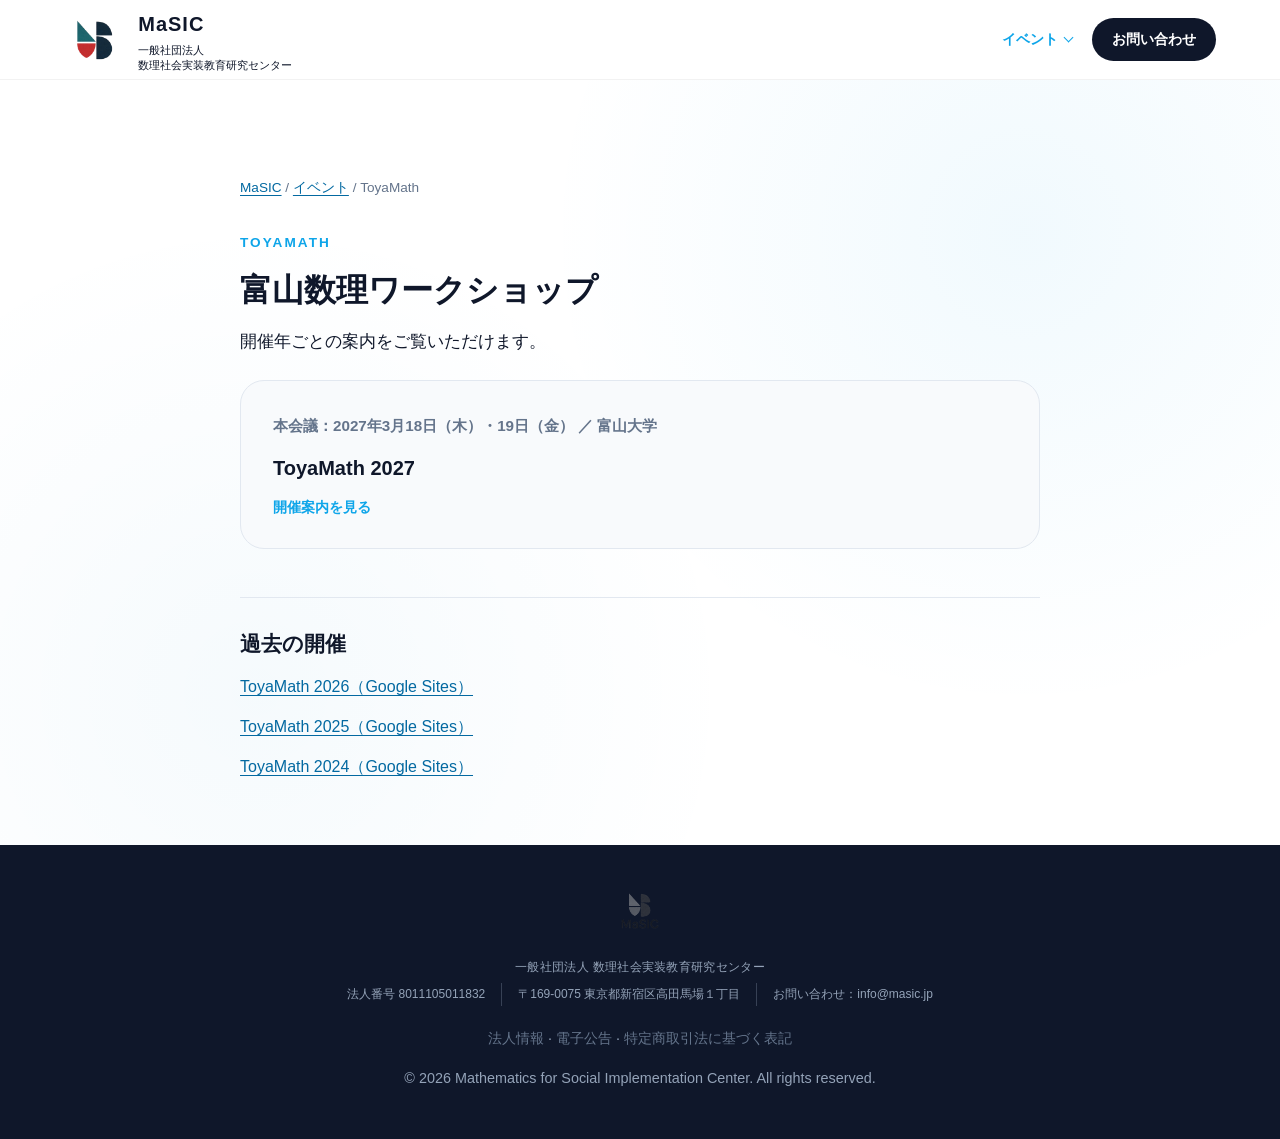
<file: events/toyamath/index.html>
<!DOCTYPE html>
<html lang="ja">
<head>
  <meta charset="UTF-8">
  <meta name="robots" content="index, follow">
  <meta name="viewport" content="width=device-width, initial-scale=1.0">
  <title>富山数理ワークショップ — MaSIC</title>
  <link rel="icon" href="../../favicon.ico">
  <link rel="stylesheet" href="assets/style.css">
  <link rel="stylesheet" href="../../footer.css?v=20261010-contact">
</head>
<body>
  <div id="site-nav"><noscript><nav class="nav" aria-label="サイト"><a href="../../">MaSIC</a><a href="../../events/">イベント一覧</a></nav></noscript></div>
  <main><div class="bg"></div><div class="page">
    <nav class="breadcrumbs" aria-label="パンくず"><a href="../../">MaSIC</a> / <a href="../">イベント</a> / ToyaMath</nav>
    <span class="page-label">ToyaMath</span><h1 class="page-title">富山数理ワークショップ</h1><p class="intro">開催年ごとの案内をご覧いただけます。</p>
    <a class="event-card" href="2027/"><p class="event-meta">本会議：2027年3月18日（木）・19日（金） ／ 富山大学</p><h2>ToyaMath 2027</h2><span class="event-more">開催案内を見る</span></a>
    <section class="section"><h2>過去の開催</h2><p><a href="https://sites.google.com/view/toyamath2026/">ToyaMath 2026（Google Sites）</a></p><p><a href="https://sites.google.com/view/toyamath2025/">ToyaMath 2025（Google Sites）</a></p><p><a href="https://sites.google.com/view/toyamath2024/">ToyaMath 2024（Google Sites）</a></p></section>
  </div></main>
  <div id="site-footer">
    <noscript>
      <footer class="footer">
        <img src="../../logo-full.png" alt="MaSIC" class="footer-logo">
        <p class="footer-links">
          <a href="../../houjin.html">法人情報</a>
          <span aria-hidden="true"> · </span>
          <a href="../../koukoku/index.html">電子公告</a>
          <span aria-hidden="true"> · </span>
          <a href="../../tokushoho.html">特定商取引法に基づく表記</a>
        </p>
        <p>&copy; 2026 Mathematics for Social Implementation Center. All rights reserved.</p>
      </footer>
    </noscript>
  </div>

  <script src="../../nav.js?v=20261007-activities"></script>
  <script src="../../footer.js?v=20261010-contact"></script>
</body>
</html>
</file>
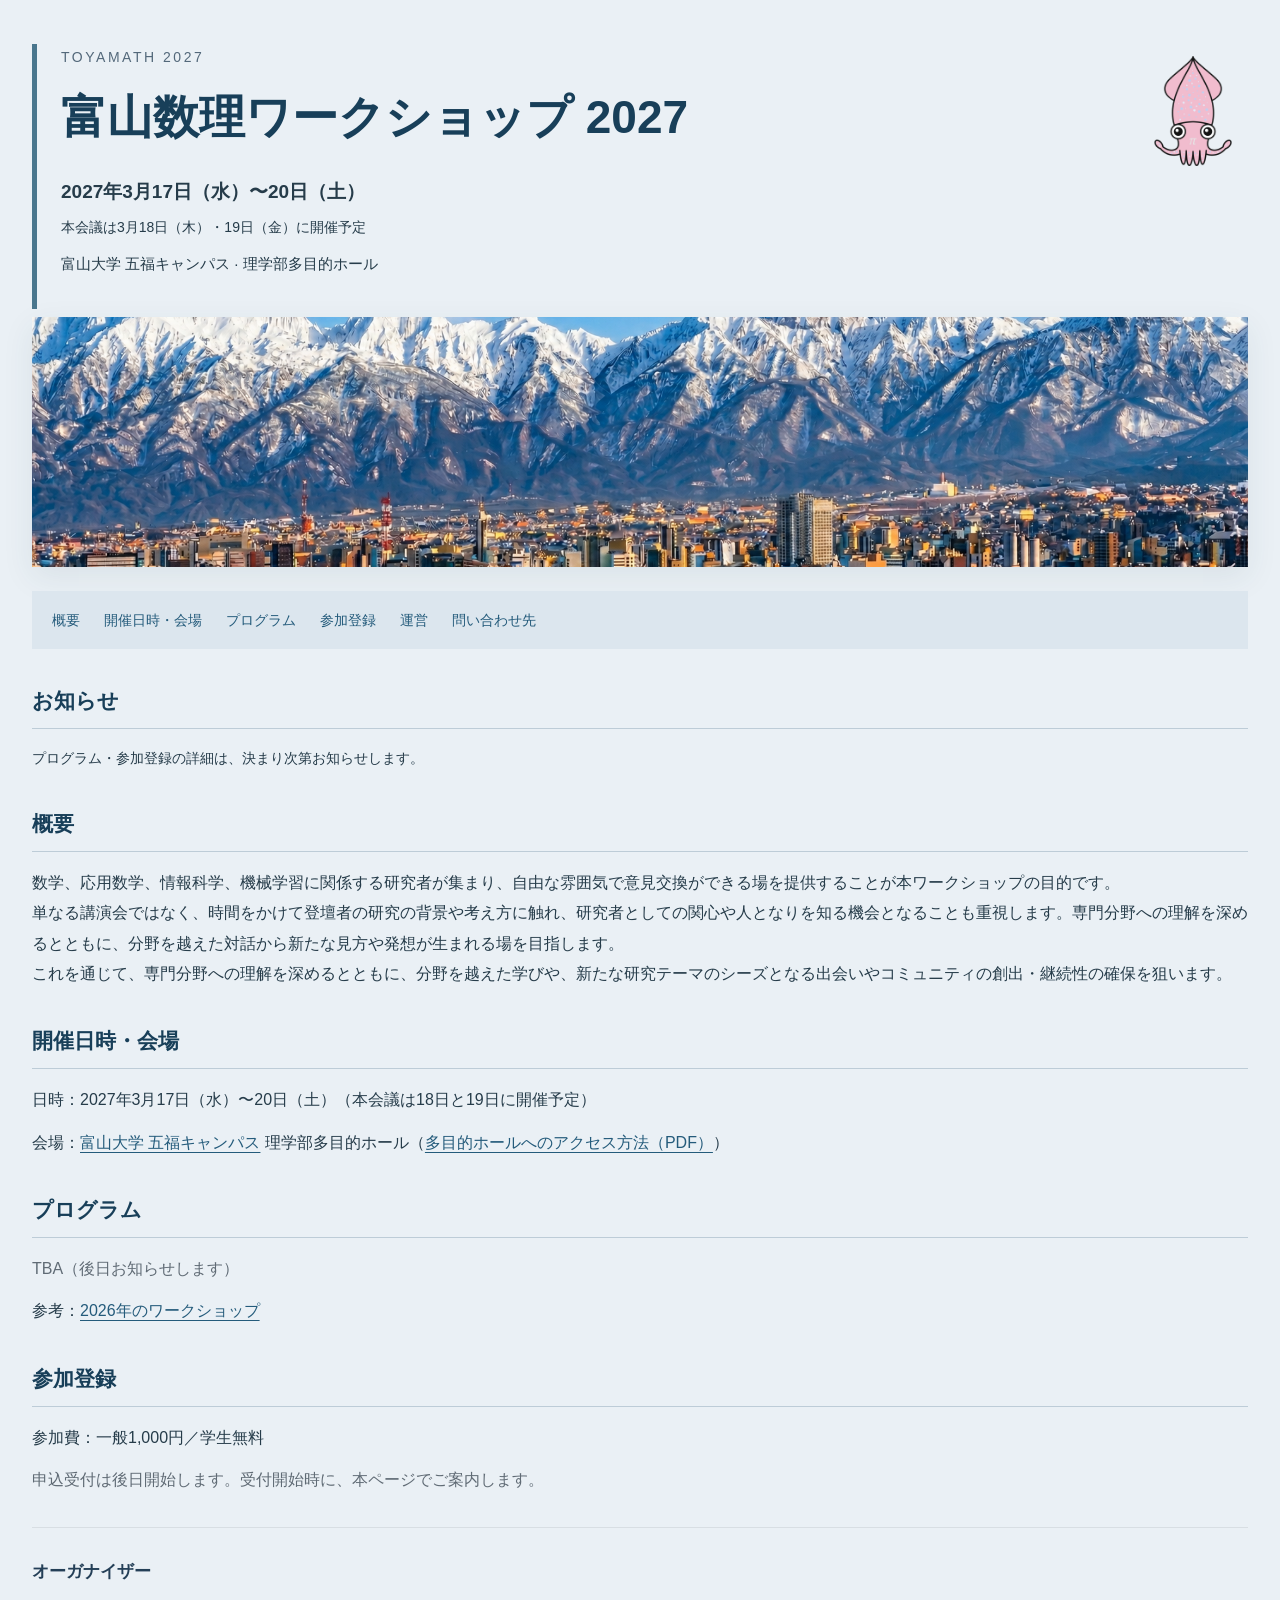
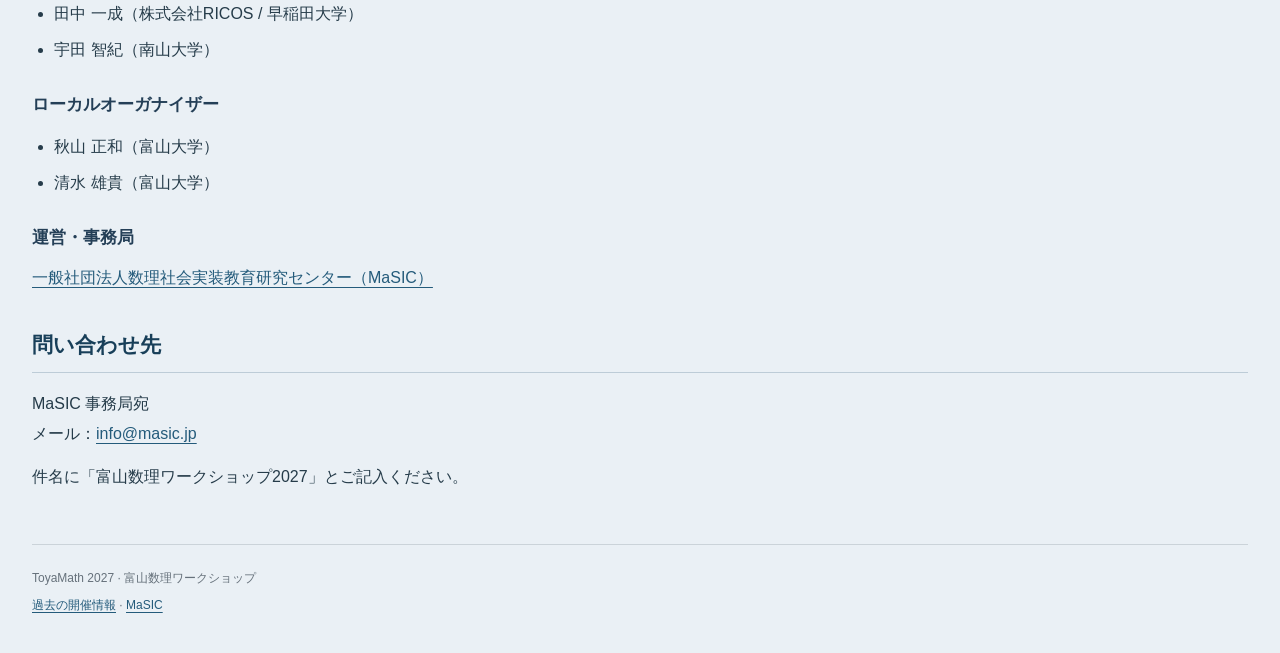
<file: events/toyamath/2027/index.html>
<!DOCTYPE html>
<html lang="ja">
<head>
  <meta charset="UTF-8">
  <meta name="robots" content="index, follow">
  <meta name="viewport" content="width=device-width, initial-scale=1.0">
  <title>富山数理ワークショップ 2027 | ToyaMath 2027</title>
  <link rel="icon" href="../../../favicon.ico">
  <link rel="stylesheet" href="assets/style.css?v=classic-final-2">
  <link rel="stylesheet" href="assets/design-selected.css?v=1">
</head>
<body data-design="mountain">
  <main><div class="page">
    <header class="conference-header">
      <img class="mascot" src="assets/hotaruika.png" alt="ホタルイカのキャラクター">
      <p class="page-label">ToyaMath 2027</p>
      <h1 class="page-title">富山数理ワークショップ <span>2027</span></h1>
      <p class="conference-date">2027年3月17日（水）〜20日（土）</p>
      <p class="conference-note">本会議は3月18日（木）・19日（金）に開催予定</p>
      <p class="conference-venue">富山大学 五福キャンパス · 理学部多目的ホール</p>
    </header>
    <figure class="landscape"><img src="assets/toyama-mountains-clean.png" alt="富山市街と雪を頂いた立山連峰（2026年のワークショップで使用した写真）"></figure>
    <nav class="section-nav" aria-label="ページ内"><a href="#overview">概要</a><a href="#venue">開催日時・会場</a><a href="#program">プログラム</a><a href="#registration">参加登録</a><a href="#organizers">運営</a><a href="#contact">問い合わせ先</a></nav>
    <section class="section" id="news"><h2>お知らせ</h2><p>プログラム・参加登録の詳細は、決まり次第お知らせします。</p></section>
    <section class="section" id="overview"><h2>概要</h2>
      <p>数学、応用数学、情報科学、機械学習に関係する研究者が集まり、自由な雰囲気で意見交換ができる場を提供することが本ワークショップの目的です。<br>
      単なる講演会ではなく、時間をかけて登壇者の研究の背景や考え方に触れ、研究者としての関心や人となりを知る機会となることも重視します。専門分野への理解を深めるとともに、分野を越えた対話から新たな見方や発想が生まれる場を目指します。<br>
      これを通じて、専門分野への理解を深めるとともに、分野を越えた学びや、新たな研究テーマのシーズとなる出会いやコミュニティの創出・継続性の確保を狙います。</p>
    </section>
    <section class="section" id="venue"><h2>開催日時・会場</h2>
      <p>日時：2027年3月17日（水）〜20日（土）（本会議は18日と19日に開催予定）</p>
      <p>会場：<a href="https://www.u-toyama.ac.jp/access/campus-access/gofuku/">富山大学 五福キャンパス</a> 理学部多目的ホール（<a href="../assets/access.pdf">多目的ホールへのアクセス方法（PDF）</a>）</p>
    </section>
    <section class="section" id="program"><h2>プログラム</h2><p class="status">TBA（後日お知らせします）</p><p>参考：<a href="https://sites.google.com/view/toyamath2026/">2026年のワークショップ</a></p></section>
    <section class="section" id="registration"><h2>参加登録</h2><p>参加費：一般1,000円／学生無料</p><p class="status">申込受付は後日開始します。受付開始時に、本ページでご案内します。</p></section>
    <section class="section" id="organizers">
      <h3>オーガナイザー</h3><ul><li>田中 一成（株式会社RICOS / 早稲田大学）</li><li>宇田 智紀（南山大学）</li></ul>
      <h3>ローカルオーガナイザー</h3><ul><li>秋山 正和（富山大学）</li><li>清水 雄貴（富山大学）</li></ul>
      <h3>運営・事務局</h3><p><a href="https://masic.jp/">一般社団法人数理社会実装教育研究センター（MaSIC）</a></p>
    </section>
    <section class="section" id="contact"><h2>問い合わせ先</h2><p>MaSIC 事務局宛<br>メール：<a href="mailto:info@masic.jp?subject=%E3%80%90%E5%AF%8C%E5%B1%B1%E6%95%B0%E7%90%86%E3%83%AF%E3%83%BC%E3%82%AF%E3%82%B7%E3%83%A7%E3%83%83%E3%83%972027%E3%80%91%E3%81%8A%E5%95%8F%E3%81%84%E5%90%88%E3%82%8F%E3%81%9B">info@masic.jp</a></p><p>件名に「富山数理ワークショップ2027」とご記入ください。</p></section>
  </div></main>
  <footer class="conference-footer"><p>ToyaMath 2027 · 富山数理ワークショップ</p><p><a href="../">過去の開催情報</a> · <a href="https://masic.jp/">MaSIC</a></p></footer>
</body>
</html>
</file>
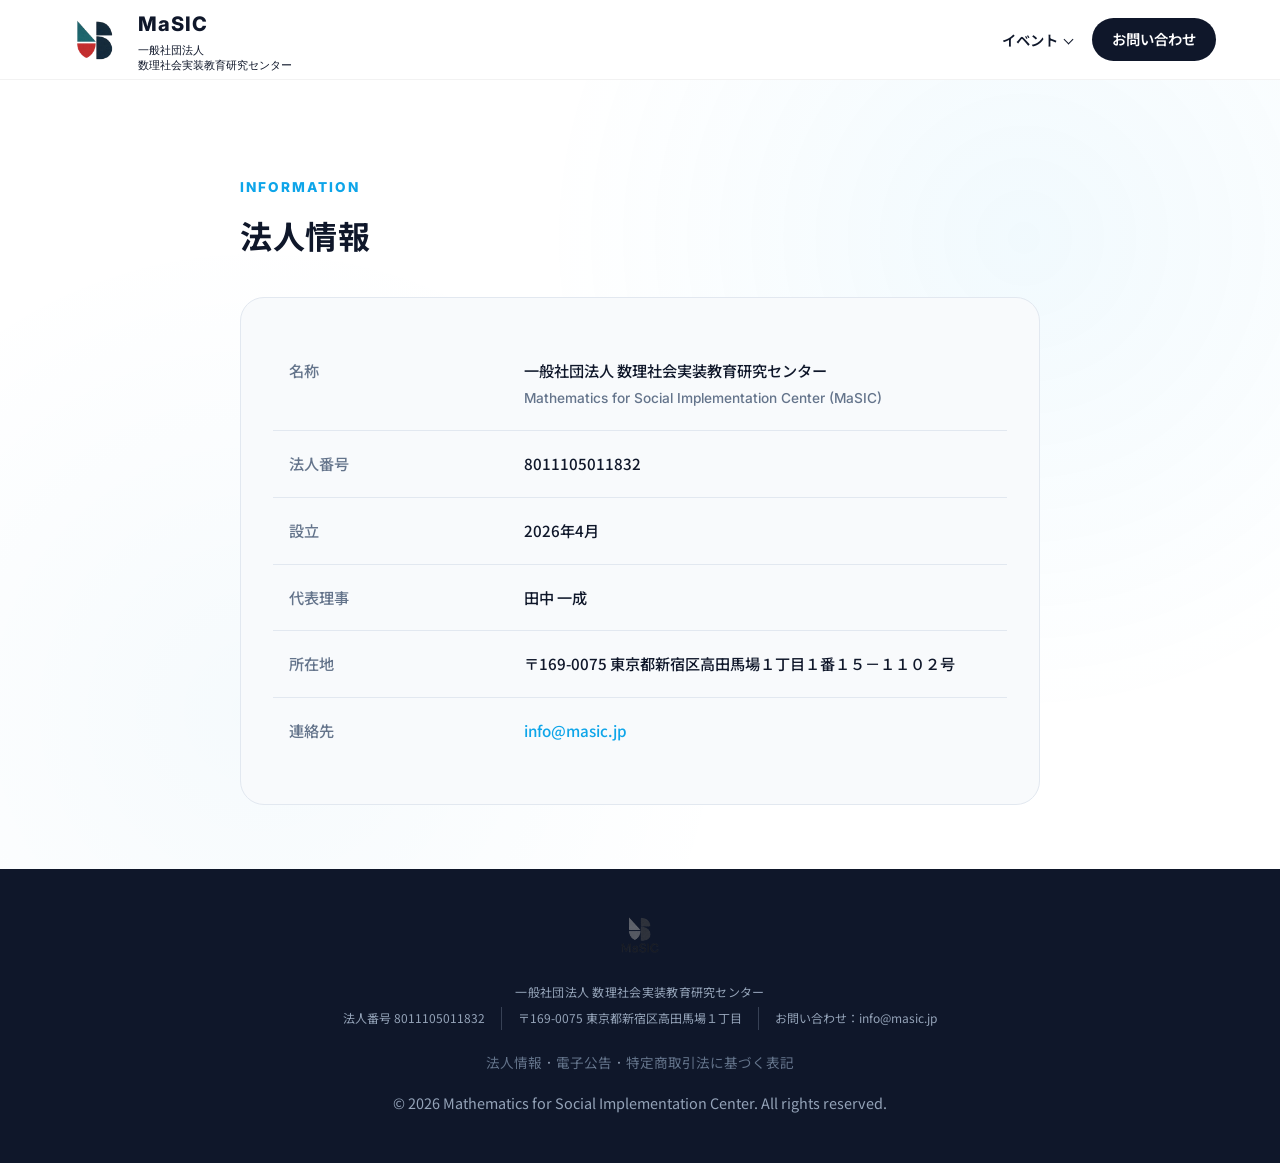
<file: houjin.html>
<!DOCTYPE html>
<html lang="ja">
<head>
  <meta charset="UTF-8">
  <meta name="viewport" content="width=device-width, initial-scale=1.0">
  <title>法人情報 — 一般社団法人 数理社会実装教育研究センター（MaSIC）</title>
  <meta name="robots" content="index,follow">
  <link rel="icon" type="image/x-icon" href="favicon.ico">
  <link rel="icon" type="image/png" sizes="32x32" href="favicon-32x32.png">
  <link rel="apple-touch-icon" sizes="180x180" href="apple-touch-icon.png">
  <link rel="preconnect" href="https://fonts.googleapis.com">
  <link rel="preconnect" href="https://fonts.gstatic.com" crossorigin>
  <link href="https://fonts.googleapis.com/css2?family=Inter:wght@400;500;600;800&family=Noto+Sans+JP:wght@400;500;700;900&display=swap" rel="stylesheet">
  <style>
    :root {
      --c-bg: #ffffff;
      --c-text: #0f172a;
      --c-text-muted: #64748b;
      --c-primary: #0ea5e9;
      --c-primary-dark: #0284c7;
      --c-surface: #f8fafc;
      --c-border: #e2e8f0;
      --font-en: 'Inter', sans-serif;
      --font-ja: 'Noto Sans JP', sans-serif;
    }

    * { margin: 0; padding: 0; box-sizing: border-box; }

    body {
      font-family: var(--font-en);
      color: var(--c-text);
      background-color: var(--c-bg);
      line-height: 1.7;
      -webkit-font-smoothing: antialiased;
      min-height: 100vh;
      display: flex;
      flex-direction: column;
    }

    h1, h2, h3 {
      font-family: var(--font-ja);
      line-height: 1.3;
      font-weight: 700;
    }

    p { font-family: var(--font-ja); }

    .nav {
      position: sticky;
      top: 0;
      height: 80px;
      display: flex;
      align-items: center;
      justify-content: space-between;
      padding: 0 5%;
      background: rgba(255, 255, 255, 0.85);
      backdrop-filter: blur(12px);
      -webkit-backdrop-filter: blur(12px);
      border-bottom: 1px solid rgba(0,0,0,0.05);
      z-index: 1000;
    }
    .nav-brand {
      display: flex;
      align-items: center;
      gap: 12px;
      text-decoration: none;
      color: var(--c-text);
    }
    .nav-logo { height: 40px; width: auto; }
    .nav-title {
      font-weight: 800;
      font-size: 1.25rem;
      letter-spacing: 0.05em;
    }
    .nav-links { display: flex; align-items: center; gap: 1.25rem; }
    .nav-link {
      font-family: var(--font-ja);
      font-size: 0.9rem;
      font-weight: 600;
      color: var(--c-text);
      text-decoration: none;
      transition: color 0.2s;
    }
    .nav-link:hover,
    .nav-link.is-current { color: var(--c-primary); }
    .nav-contact {
      font-family: var(--font-ja);
      font-size: 0.9rem;
      font-weight: 600;
      color: #fff;
      background: var(--c-text);
      padding: 0.6rem 1.25rem;
      border-radius: 999px;
      text-decoration: none;
      transition: background 0.3s;
    }
    .nav-contact:hover { background: var(--c-primary); }
    .nav-back {
      font-family: var(--font-ja);
      font-size: 0.9rem;
      font-weight: 600;
      color: var(--c-text);
      text-decoration: none;
      padding: 0.6rem 1.25rem;
      border-radius: 999px;
      border: 1px solid var(--c-border);
      transition: all 0.3s;
    }
    .nav-back:hover {
      background: var(--c-text);
      color: #fff;
      border-color: var(--c-text);
    }

    main {
      flex: 1;
      padding: 6rem 5% 4rem;
      position: relative;
      overflow: hidden;
    }
    .bg {
      position: absolute;
      inset: 0;
      background:
        radial-gradient(circle at 80% 20%, rgba(14, 165, 233, 0.06) 0%, transparent 40%),
        radial-gradient(circle at 20% 80%, rgba(2, 132, 199, 0.04) 0%, transparent 40%);
      z-index: -1;
    }

    .page {
      max-width: 800px;
      margin: 0 auto;
      width: 100%;
    }
    .page-label {
      font-family: var(--font-en);
      font-weight: 800;
      color: var(--c-primary);
      letter-spacing: 0.15em;
      text-transform: uppercase;
      font-size: 0.85rem;
      margin-bottom: 1rem;
      display: block;
    }
    .page-title {
      font-size: clamp(1.5rem, 3.5vw, 2rem);
      font-weight: 700;
      margin-bottom: 2.5rem;
      color: var(--c-text);
      letter-spacing: 0.02em;
    }

    .info-wrapper {
      background: var(--c-surface);
      border: 1px solid var(--c-border);
      border-radius: 24px;
      padding: 2.5rem 2rem;
    }
    .info-table {
      width: 100%;
      border-collapse: collapse;
    }
    .info-table th, .info-table td {
      padding: 1.25rem 1rem;
      border-bottom: 1px solid var(--c-border);
      font-family: var(--font-ja);
      font-size: 0.95rem;
      vertical-align: top;
    }
    .info-table tr:last-child th, .info-table tr:last-child td {
      border-bottom: none;
    }
    .info-table th {
      width: 32%;
      text-align: left;
      color: var(--c-text-muted);
      font-weight: 500;
    }
    .info-table td {
      font-weight: 500;
    }
    .info-table a {
      color: var(--c-primary);
      text-decoration: none;
    }
    .info-table a:hover { text-decoration: underline; }

    .footer {
      background: #0f172a;
      color: #94a3b8;
      padding: 3rem 5%;
      text-align: center;
      font-size: 0.9rem;
    }
    .footer-logo {
      height: 36px;
      margin-bottom: 1.25rem;
      opacity: 0.5;
      filter: grayscale(100%) brightness(200%);
    }
    .footer-links {
      margin-bottom: 1rem;
    }
    .footer-links a {
      color: #64748b;
      text-decoration: none;
      font-size: 0.85rem;
      font-family: var(--font-ja);
    }
    .footer-links a:hover {
      color: #cbd5e1;
      text-decoration: underline;
    }

    @media (max-width: 768px) {
      .info-wrapper { padding: 1.5rem; }
      .info-table th, .info-table td { display: block; width: 100%; padding: 0.75rem 0; }
      .info-table th { padding-bottom: 0; border-bottom: none; }
    }
    @media (max-width: 640px) {
      .nav { padding: 0 4%; }
      .nav-logo { height: 32px; }
      .nav-title { display: none; }
      .nav-links { gap: 0.65rem; }
      .nav-link { font-size: 0.8rem; }
      .nav-contact {
        padding: 0;
        background: transparent;
        color: var(--c-text);
        border-radius: 0;
        font-size: 0.8rem;
      }
      .nav-contact:hover { background: transparent; color: var(--c-primary); }
    }
  </style>
  <link rel="stylesheet" href="footer.css?v=20261010-contact">
</head>
<body>

  <div id="site-nav"></div>

  <main>
    <div class="bg"></div>
    <div class="page">
      <span class="page-label">Information</span>
      <h1 class="page-title">法人情報</h1>
      <div class="info-wrapper">
        <table class="info-table">
          <tr>
            <th>名称</th>
            <td>一般社団法人 数理社会実装教育研究センター<br><span style="color:var(--c-text-muted); font-size:0.9em; font-family:var(--font-en);">Mathematics for Social Implementation Center (MaSIC)</span></td>
          </tr>
          <tr>
            <th>法人番号</th>
            <td>8011105011832</td>
          </tr>
          <tr>
            <th>設立</th>
            <td>2026年4月</td>
          </tr>
          <tr>
            <th>代表理事</th>
            <td>田中 一成</td>
          </tr>
          <tr>
            <th>所在地</th>
            <td>〒169-0075 東京都新宿区高田馬場１丁目１番１５－１１０２号</td>
          </tr>
          <tr>
            <th>連絡先</th>
            <td><a href="mailto:info@masic.jp">info@masic.jp</a></td>
          </tr>
        </table>
      </div>
    </div>
  </main>

  <div id="site-footer">
    <noscript>
      <footer class="footer">
        <img src="logo-full.png" alt="MaSIC" class="footer-logo">
        <div class="footer-organization">
          <p class="footer-organization-name">一般社団法人 数理社会実装教育研究センター</p>
          <p class="footer-organization-details">
            <span class="footer-organization-registration">法人番号 8011105011832</span>
            <span class="footer-organization-address">〒169-0075 東京都新宿区高田馬場１丁目</span>
            <a class="footer-organization-email" href="mailto:info@masic.jp">お問い合わせ：info@masic.jp</a>
          </p>
        </div>
        <p class="footer-links">
          <a href="houjin.html">法人情報</a>
          <span aria-hidden="true"> · </span>
          <a href="koukoku/index.html">電子公告</a>
          <span aria-hidden="true"> · </span>
          <a href="tokushoho.html">特定商取引法に基づく表記</a>
        </p>
        <p>&copy; 2026 Mathematics for Social Implementation Center. All rights reserved.</p>
      </footer>
    </noscript>
  </div>
  <script src="nav.js?v=20261007-activities"></script>
  <script src="footer.js?v=20261010-contact"></script>

</body>
</html>
</file>
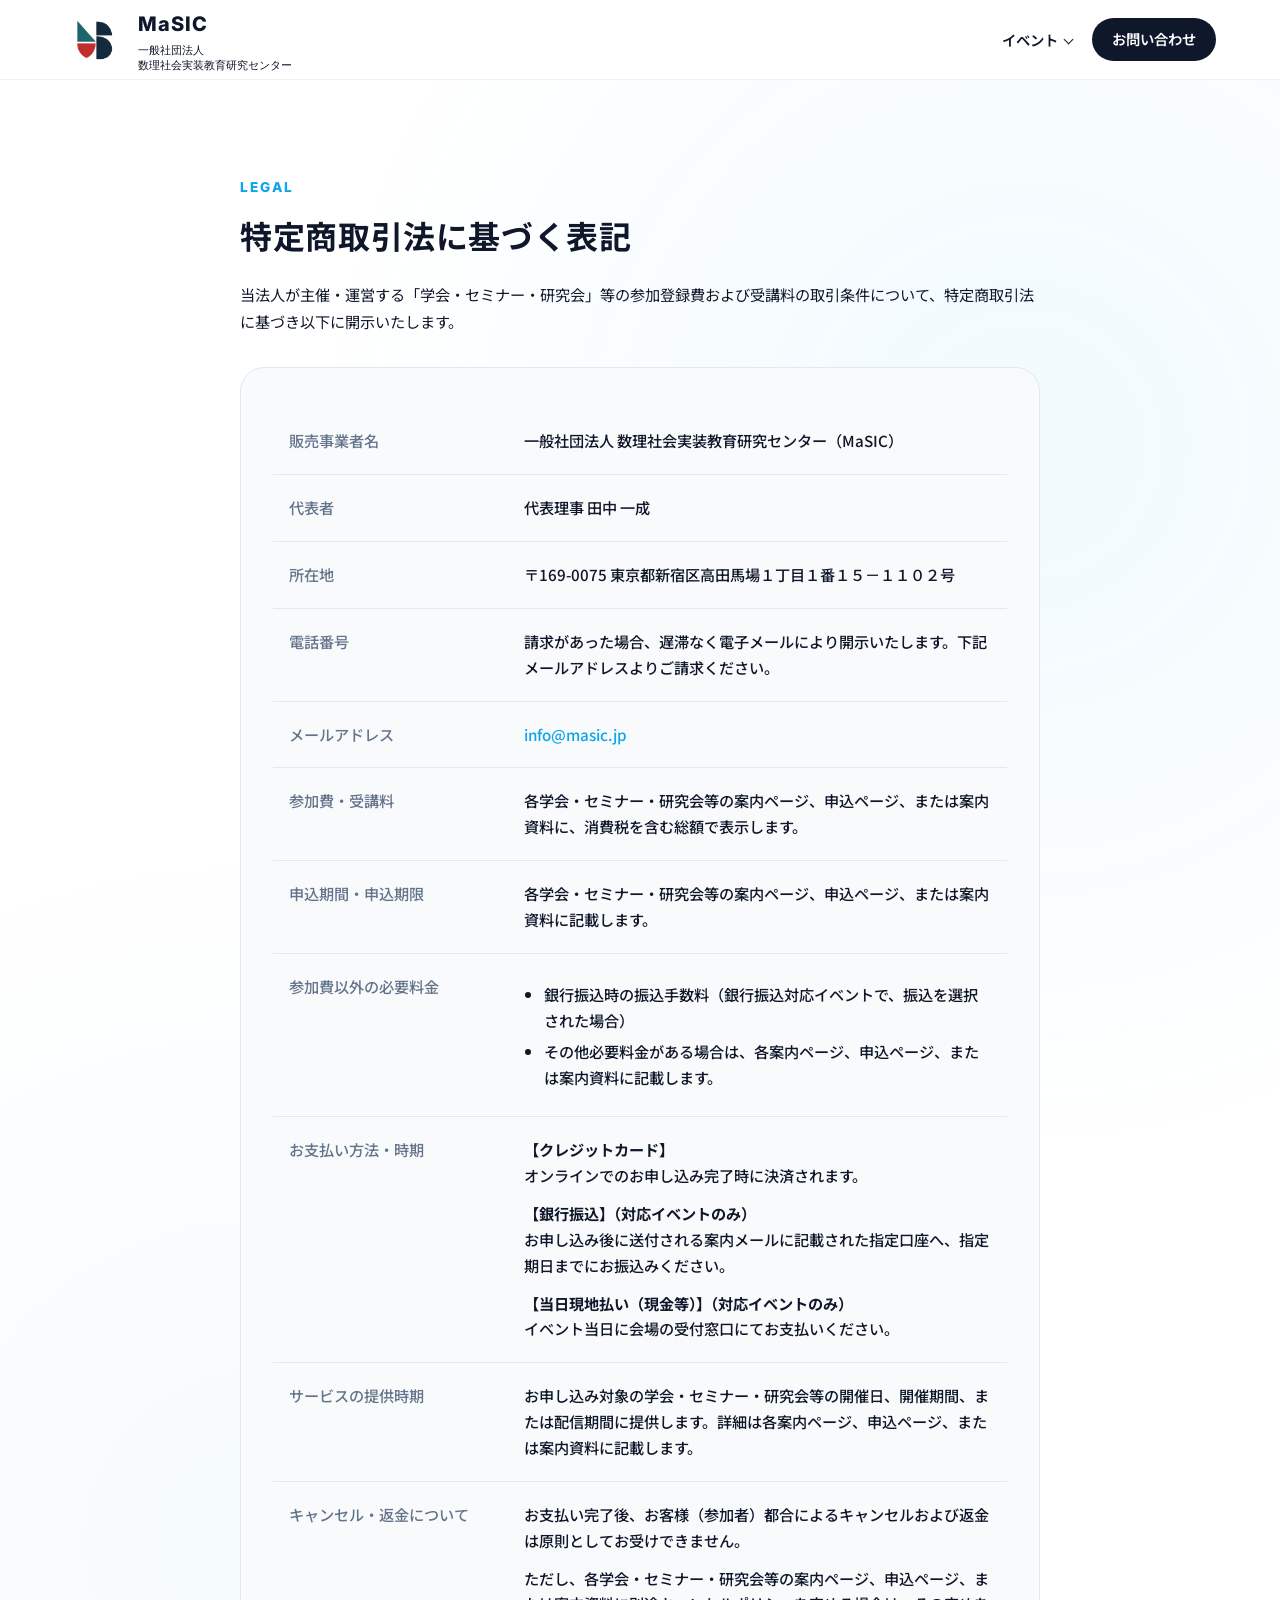
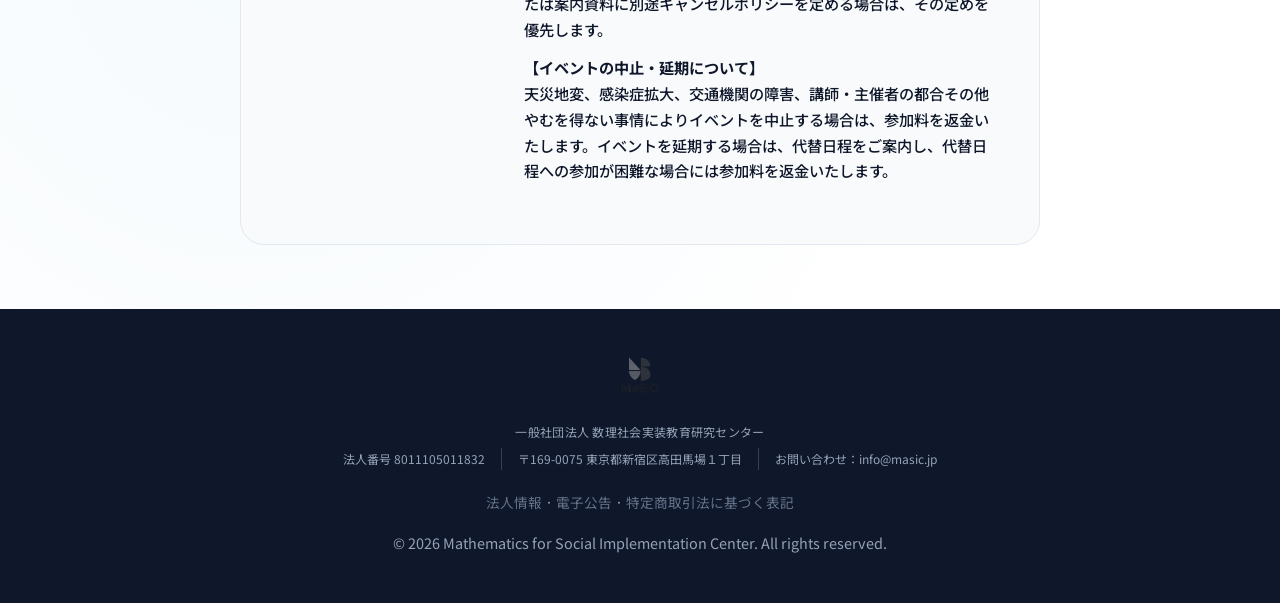
<file: tokushoho.html>
<!DOCTYPE html>
<html lang="ja">
<head>
  <meta charset="UTF-8">
  <meta name="viewport" content="width=device-width, initial-scale=1.0">
  <title>特定商取引法に基づく表記 — 一般社団法人 数理社会実装教育研究センター（MaSIC）</title>
  <meta name="robots" content="index,follow">
  <link rel="icon" type="image/x-icon" href="favicon.ico">
  <link rel="icon" type="image/png" sizes="32x32" href="favicon-32x32.png">
  <link rel="apple-touch-icon" sizes="180x180" href="apple-touch-icon.png">
  <link rel="preconnect" href="https://fonts.googleapis.com">
  <link rel="preconnect" href="https://fonts.gstatic.com" crossorigin>
  <link href="https://fonts.googleapis.com/css2?family=Inter:wght@400;500;600;800&family=Noto+Sans+JP:wght@400;500;700;900&display=swap" rel="stylesheet">
  <style>
    :root {
      --c-bg: #ffffff;
      --c-text: #0f172a;
      --c-text-muted: #64748b;
      --c-primary: #0ea5e9;
      --c-primary-dark: #0284c7;
      --c-surface: #f8fafc;
      --c-border: #e2e8f0;
      --font-en: 'Inter', sans-serif;
      --font-ja: 'Noto Sans JP', sans-serif;
    }

    * { margin: 0; padding: 0; box-sizing: border-box; }

    body {
      font-family: var(--font-en);
      color: var(--c-text);
      background-color: var(--c-bg);
      line-height: 1.7;
      -webkit-font-smoothing: antialiased;
      min-height: 100vh;
      display: flex;
      flex-direction: column;
    }

    h1, h2, h3 {
      font-family: var(--font-ja);
      line-height: 1.3;
      font-weight: 700;
    }

    p { font-family: var(--font-ja); }

    .nav {
      position: sticky;
      top: 0;
      height: 80px;
      display: flex;
      align-items: center;
      justify-content: space-between;
      padding: 0 5%;
      background: rgba(255, 255, 255, 0.85);
      backdrop-filter: blur(12px);
      -webkit-backdrop-filter: blur(12px);
      border-bottom: 1px solid rgba(0,0,0,0.05);
      z-index: 1000;
    }
    .nav-brand {
      display: flex;
      align-items: center;
      gap: 12px;
      text-decoration: none;
      color: var(--c-text);
    }
    .nav-logo { height: 40px; width: auto; }
    .nav-title {
      font-weight: 800;
      font-size: 1.25rem;
      letter-spacing: 0.05em;
    }
    .nav-links { display: flex; align-items: center; gap: 1.25rem; }
    .nav-link {
      font-family: var(--font-ja);
      font-size: 0.9rem;
      font-weight: 600;
      color: var(--c-text);
      text-decoration: none;
      transition: color 0.2s;
    }
    .nav-link:hover,
    .nav-link.is-current { color: var(--c-primary); }
    .nav-contact {
      font-family: var(--font-ja);
      font-size: 0.9rem;
      font-weight: 600;
      color: #fff;
      background: var(--c-text);
      padding: 0.6rem 1.25rem;
      border-radius: 999px;
      text-decoration: none;
      transition: background 0.3s;
    }
    .nav-contact:hover { background: var(--c-primary); }
    .nav-back {
      font-family: var(--font-ja);
      font-size: 0.9rem;
      font-weight: 600;
      color: var(--c-text);
      text-decoration: none;
      padding: 0.6rem 1.25rem;
      border-radius: 999px;
      border: 1px solid var(--c-border);
      transition: all 0.3s;
    }
    .nav-back:hover {
      background: var(--c-text);
      color: #fff;
      border-color: var(--c-text);
    }

    main {
      flex: 1;
      padding: 6rem 5% 4rem;
      position: relative;
      overflow: hidden;
    }
    .bg {
      position: absolute;
      inset: 0;
      background:
        radial-gradient(circle at 80% 20%, rgba(14, 165, 233, 0.06) 0%, transparent 40%),
        radial-gradient(circle at 20% 80%, rgba(2, 132, 199, 0.04) 0%, transparent 40%);
      z-index: -1;
    }

    .page {
      max-width: 800px;
      margin: 0 auto;
      width: 100%;
    }
    .page-label {
      font-family: var(--font-en);
      font-weight: 800;
      color: var(--c-primary);
      letter-spacing: 0.15em;
      text-transform: uppercase;
      font-size: 0.85rem;
      margin-bottom: 1rem;
      display: block;
    }
    .page-title {
      font-size: clamp(1.5rem, 3.5vw, 2rem);
      font-weight: 700;
      margin-bottom: 1.5rem;
      color: var(--c-text);
      letter-spacing: 0.02em;
    }
    .page-intro {
      font-family: var(--font-ja);
      font-size: 0.95rem;
      color: var(--c-text);
      line-height: 1.8;
      margin-bottom: 2rem;
    }
    .info-note {
      display: block;
      margin-top: 0.5rem;
      font-size: 0.85rem;
      color: var(--c-text-muted);
      font-weight: 400;
    }
    .info-table td ul {
      margin: 0.5rem 0 0;
      padding-left: 1.25rem;
    }
    .info-table td li {
      margin-bottom: 0.35rem;
    }
    .info-table td p + p {
      margin-top: 0.75rem;
    }

    .info-wrapper {
      background: var(--c-surface);
      border: 1px solid var(--c-border);
      border-radius: 24px;
      padding: 2.5rem 2rem;
    }
    .info-table {
      width: 100%;
      border-collapse: collapse;
    }
    .info-table th, .info-table td {
      padding: 1.25rem 1rem;
      border-bottom: 1px solid var(--c-border);
      font-family: var(--font-ja);
      font-size: 0.95rem;
      vertical-align: top;
    }
    .info-table tr:last-child th, .info-table tr:last-child td {
      border-bottom: none;
    }
    .info-table th {
      width: 32%;
      text-align: left;
      color: var(--c-text-muted);
      font-weight: 500;
    }
    .info-table td {
      font-weight: 500;
    }
    .info-table a {
      color: var(--c-primary);
      text-decoration: none;
    }
    .info-table a:hover { text-decoration: underline; }

    .footer {
      background: #0f172a;
      color: #94a3b8;
      padding: 3rem 5%;
      text-align: center;
      font-size: 0.9rem;
    }
    .footer-logo {
      height: 36px;
      margin-bottom: 1.25rem;
      opacity: 0.5;
      filter: grayscale(100%) brightness(200%);
    }
    .footer-links {
      margin-bottom: 1rem;
    }
    .footer-links a {
      color: #64748b;
      text-decoration: none;
      font-size: 0.85rem;
      font-family: var(--font-ja);
    }
    .footer-links a:hover {
      color: #cbd5e1;
      text-decoration: underline;
    }

    @media (max-width: 768px) {
      .info-wrapper { padding: 1.5rem; }
      .info-table th, .info-table td { display: block; width: 100%; padding: 0.75rem 0; }
      .info-table th { padding-bottom: 0; border-bottom: none; }
    }
    @media (max-width: 640px) {
      .nav { padding: 0 4%; }
      .nav-logo { height: 32px; }
      .nav-title { display: none; }
      .nav-links { gap: 0.65rem; }
      .nav-link { font-size: 0.8rem; }
      .nav-contact {
        padding: 0;
        background: transparent;
        color: var(--c-text);
        border-radius: 0;
        font-size: 0.8rem;
      }
      .nav-contact:hover { background: transparent; color: var(--c-primary); }
    }
  </style>
  <link rel="stylesheet" href="footer.css?v=20261010-contact">
</head>
<body>

  <div id="site-nav"></div>

  <main>
    <div class="bg"></div>
    <div class="page">
      <span class="page-label">Legal</span>
      <h1 class="page-title">特定商取引法に基づく表記</h1>
      <p class="page-intro">当法人が主催・運営する「学会・セミナー・研究会」等の参加登録費および受講料の取引条件について、特定商取引法に基づき以下に開示いたします。</p>
      <div class="info-wrapper">
        <table class="info-table">
          <tr>
            <th>販売事業者名</th>
            <td>一般社団法人 数理社会実装教育研究センター（MaSIC）</td>
          </tr>
          <tr>
            <th>代表者</th>
            <td>代表理事 田中 一成</td>
          </tr>
          <tr>
            <th>所在地</th>
            <td>〒169-0075 東京都新宿区高田馬場１丁目１番１５－１１０２号</td>
          </tr>
          <tr>
            <th>電話番号</th>
            <td>請求があった場合、遅滞なく電子メールにより開示いたします。下記メールアドレスよりご請求ください。</td>
          </tr>
          <tr>
            <th>メールアドレス</th>
            <td><a href="mailto:info@masic.jp">info@masic.jp</a></td>
          </tr>
          <tr>
            <th>参加費・受講料</th>
            <td>各学会・セミナー・研究会等の案内ページ、申込ページ、または案内資料に、消費税を含む総額で表示します。</td>
          </tr>
          <tr>
            <th>申込期間・申込期限</th>
            <td>各学会・セミナー・研究会等の案内ページ、申込ページ、または案内資料に記載します。</td>
          </tr>
          <tr>
            <th>参加費以外の必要料金</th>
            <td>
              <ul>
                <li>銀行振込時の振込手数料（銀行振込対応イベントで、振込を選択された場合）</li>
                <li>その他必要料金がある場合は、各案内ページ、申込ページ、または案内資料に記載します。</li>
              </ul>
            </td>
          </tr>
          <tr>
            <th>お支払い方法・時期</th>
            <td>
              <p><strong>【クレジットカード】</strong><br>オンラインでのお申し込み完了時に決済されます。</p>
              <p><strong>【銀行振込】（対応イベントのみ）</strong><br>お申し込み後に送付される案内メールに記載された指定口座へ、指定期日までにお振込みください。</p>
              <p><strong>【当日現地払い（現金等）】（対応イベントのみ）</strong><br>イベント当日に会場の受付窓口にてお支払いください。</p>
            </td>
          </tr>
          <tr>
            <th>サービスの提供時期</th>
            <td>お申し込み対象の学会・セミナー・研究会等の開催日、開催期間、または配信期間に提供します。詳細は各案内ページ、申込ページ、または案内資料に記載します。</td>
          </tr>
          <tr>
            <th>キャンセル・返金について</th>
            <td>
              <p>お支払い完了後、お客様（参加者）都合によるキャンセルおよび返金は原則としてお受けできません。</p>
              <p>ただし、各学会・セミナー・研究会等の案内ページ、申込ページ、または案内資料に別途キャンセルポリシーを定める場合は、その定めを優先します。</p>
              <p><strong>【イベントの中止・延期について】</strong><br>天災地変、感染症拡大、交通機関の障害、講師・主催者の都合その他やむを得ない事情によりイベントを中止する場合は、参加料を返金いたします。イベントを延期する場合は、代替日程をご案内し、代替日程への参加が困難な場合には参加料を返金いたします。</p>
            </td>
          </tr>
        </table>
      </div>
    </div>
  </main>

  <div id="site-footer">
    <noscript>
      <footer class="footer">
        <img src="logo-full.png" alt="MaSIC" class="footer-logo">
        <div class="footer-organization">
          <p class="footer-organization-name">一般社団法人 数理社会実装教育研究センター</p>
          <p class="footer-organization-details">
            <span class="footer-organization-registration">法人番号 8011105011832</span>
            <span class="footer-organization-address">〒169-0075 東京都新宿区高田馬場１丁目</span>
            <a class="footer-organization-email" href="mailto:info@masic.jp">お問い合わせ：info@masic.jp</a>
          </p>
        </div>
        <p class="footer-links">
          <a href="houjin.html">法人情報</a>
          <span aria-hidden="true"> · </span>
          <a href="koukoku/index.html">電子公告</a>
          <span aria-hidden="true"> · </span>
          <a href="tokushoho.html">特定商取引法に基づく表記</a>
        </p>
        <p>&copy; 2026 Mathematics for Social Implementation Center. All rights reserved.</p>
      </footer>
    </noscript>
  </div>
  <script src="nav.js?v=20261007-activities"></script>
  <script src="footer.js?v=20261010-contact"></script>

</body>
</html>
</file>
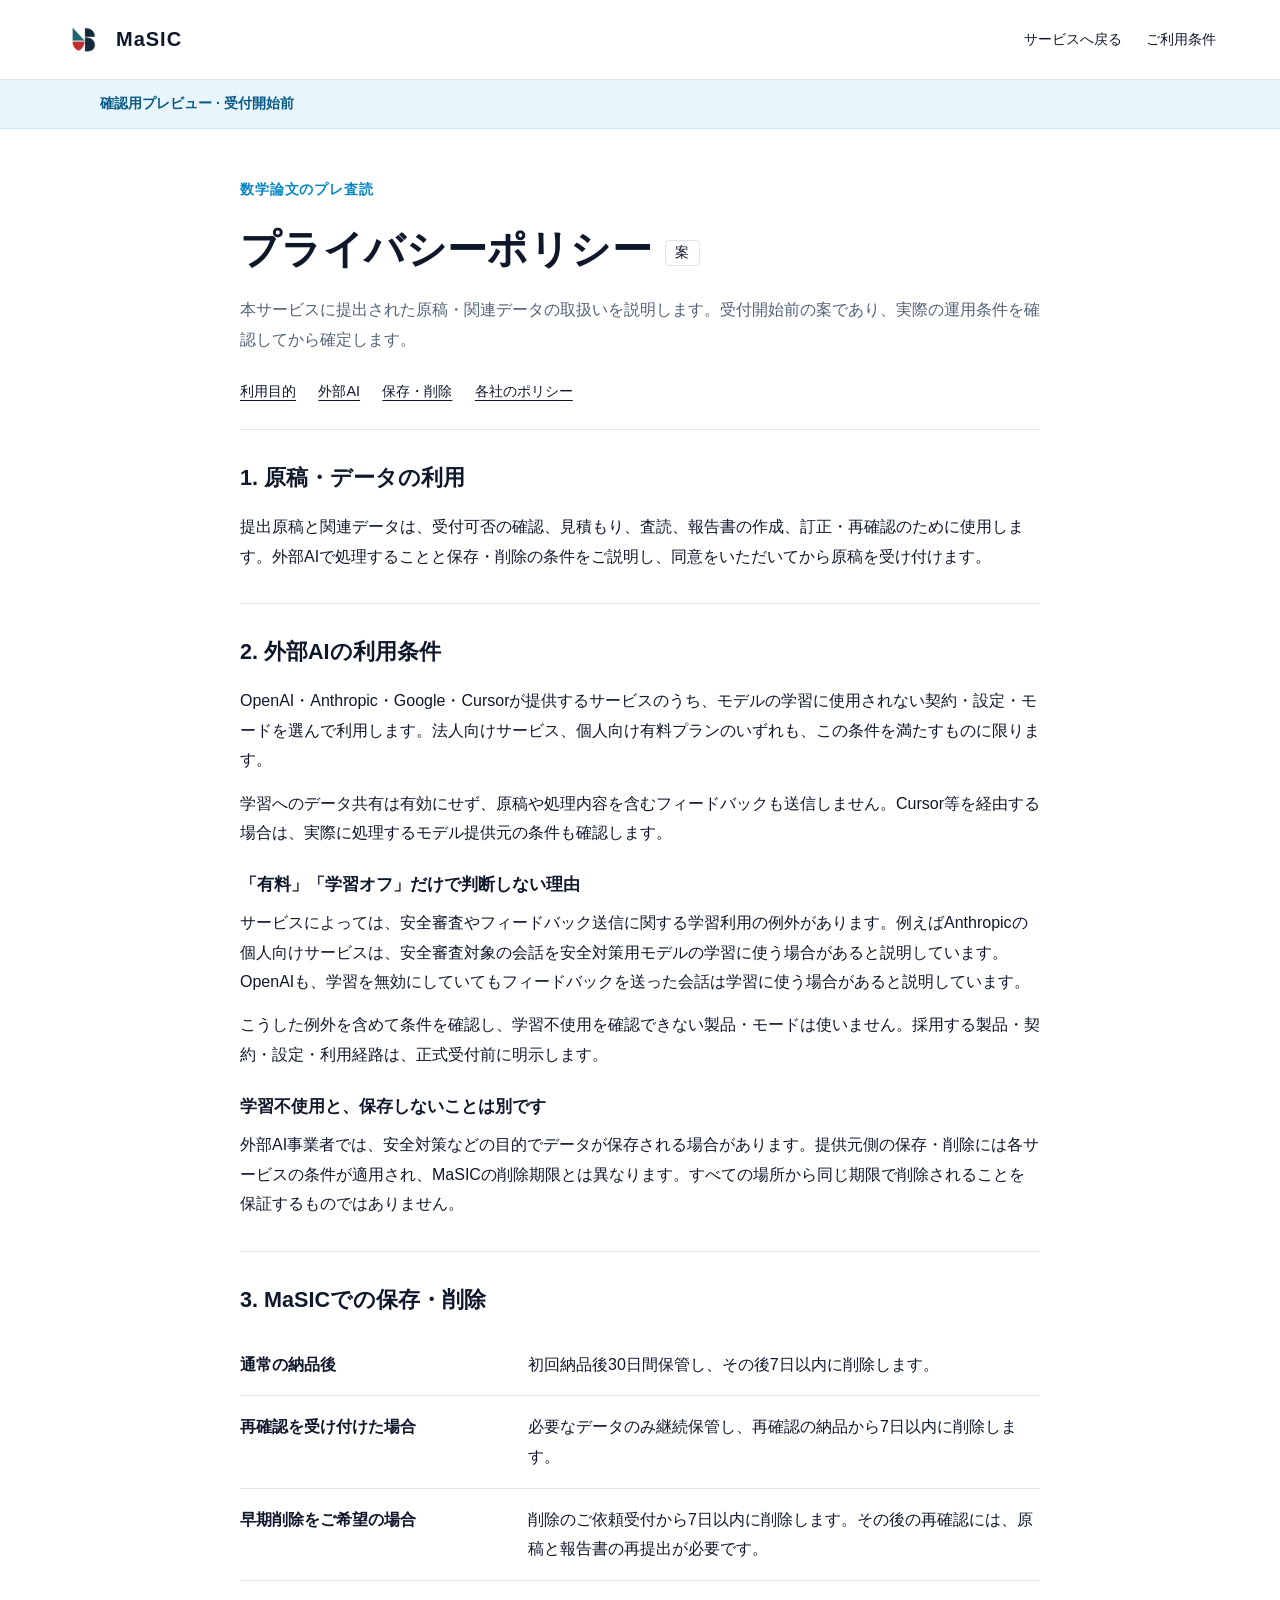
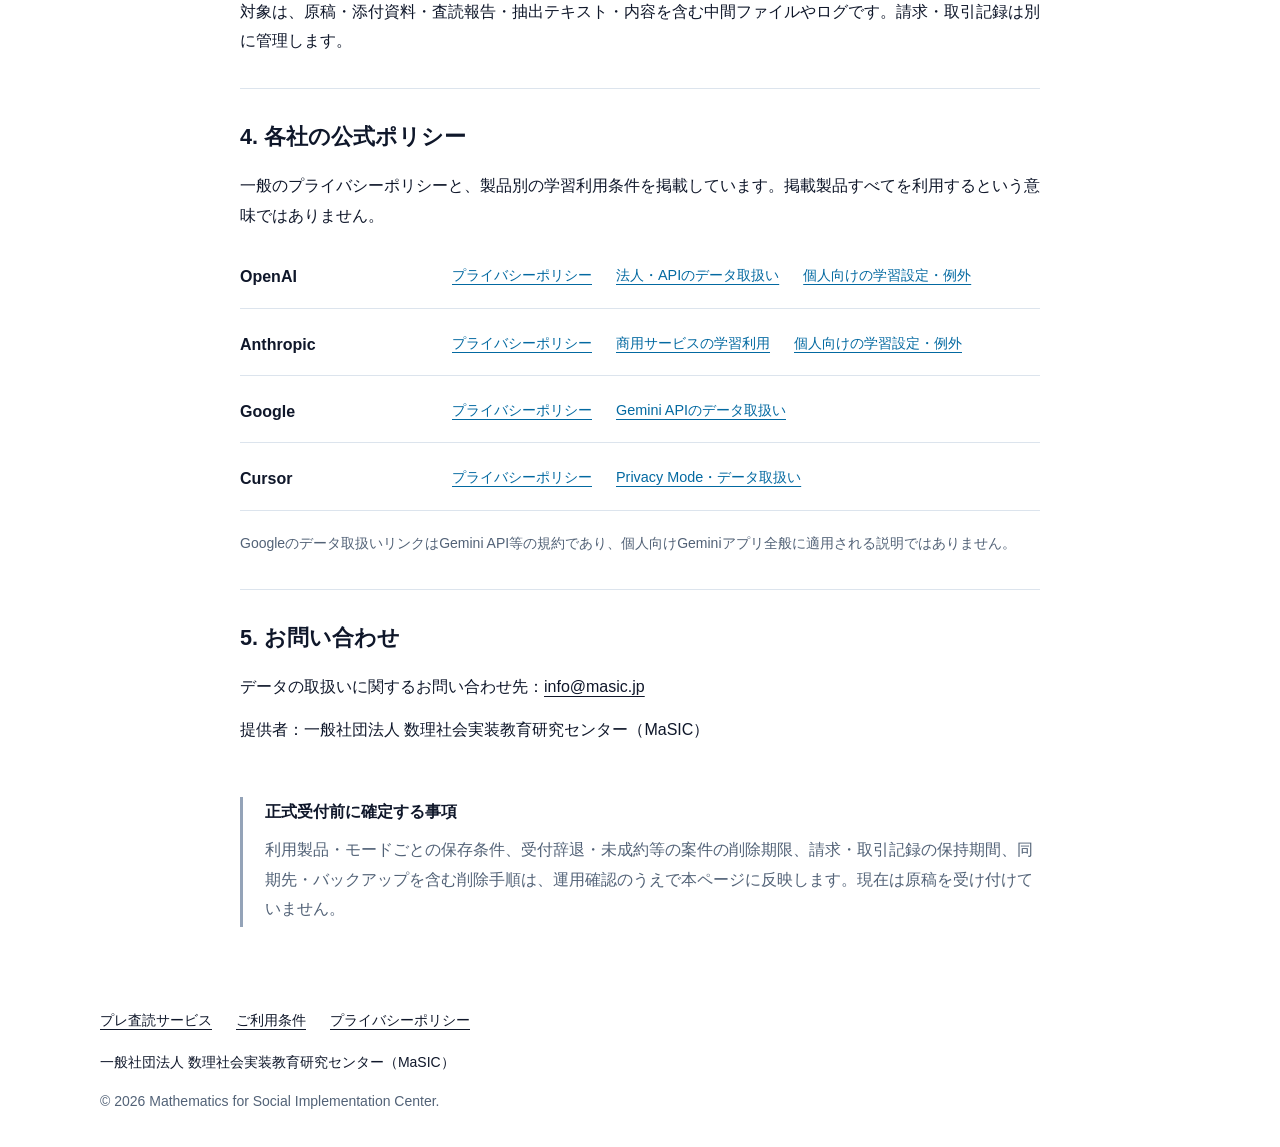
<file: prereview/privacy.html>
<!DOCTYPE html>
<html lang="ja">
<head>
  <meta charset="UTF-8">
  <meta name="viewport" content="width=device-width, initial-scale=1.0">
  <meta name="robots" content="noindex, nofollow">
  <meta name="description" content="数学プレ査読での原稿・データの取扱い、外部AIの利用条件、MaSICの保存・削除期限を説明します。">
  <title>プレ査読サービス プライバシーポリシー（案） | MaSIC — 確認用プレビュー</title>
  <link rel="icon" href="../favicon.ico">
  <link rel="stylesheet" href="./style.css">
</head>
<body>
  <a class="skip" href="#main">本文へ移動</a>
  <header class="nav">
    <a class="brand" href="../index.html"><img src="../logo-icon.png" alt="" width="40" height="40"><span>MaSIC</span></a>
    <nav aria-label="サービスナビゲーション"><a href="./index.html">サービスへ戻る</a><a href="./terms.html">ご利用条件</a></nav>
  </header>
  <div class="preview"><div class="container"><strong>確認用プレビュー · 受付開始前</strong></div></div>
  <main id="main" class="legal container">
    <header class="legal-head"><p class="eyebrow">数学論文のプレ査読</p><h1>プライバシーポリシー<span class="draft-label">案</span></h1><p>本サービスに提出された原稿・関連データの取扱いを説明します。受付開始前の案であり、実際の運用条件を確認してから確定します。</p></header>
    <nav class="legal-toc" aria-label="このページの目次"><a href="#use">利用目的</a><a href="#ai">外部AI</a><a href="#retention">保存・削除</a><a href="#providers">各社のポリシー</a></nav>

    <section id="use"><h2>1. 原稿・データの利用</h2><p>提出原稿と関連データは、受付可否の確認、見積もり、査読、報告書の作成、訂正・再確認のために使用します。外部AIで処理することと保存・削除の条件をご説明し、同意をいただいてから原稿を受け付けます。</p></section>

    <section id="ai"><h2>2. 外部AIの利用条件</h2>
      <p>OpenAI・Anthropic・Google・Cursorが提供するサービスのうち、モデルの学習に使用されない契約・設定・モードを選んで利用します。法人向けサービス、個人向け有料プランのいずれも、この条件を満たすものに限ります。</p>
      <p>学習へのデータ共有は有効にせず、原稿や処理内容を含むフィードバックも送信しません。Cursor等を経由する場合は、実際に処理するモデル提供元の条件も確認します。</p>
      <h3>「有料」「学習オフ」だけで判断しない理由</h3>
      <p>サービスによっては、安全審査やフィードバック送信に関する学習利用の例外があります。例えばAnthropicの個人向けサービスは、安全審査対象の会話を安全対策用モデルの学習に使う場合があると説明しています。OpenAIも、学習を無効にしていてもフィードバックを送った会話は学習に使う場合があると説明しています。</p>
      <p>こうした例外を含めて条件を確認し、学習不使用を確認できない製品・モードは使いません。採用する製品・契約・設定・利用経路は、正式受付前に明示します。</p>
      <h3>学習不使用と、保存しないことは別です</h3>
      <p>外部AI事業者では、安全対策などの目的でデータが保存される場合があります。提供元側の保存・削除には各サービスの条件が適用され、MaSICの削除期限とは異なります。すべての場所から同じ期限で削除されることを保証するものではありません。</p>
    </section>

    <section id="retention"><h2>3. MaSICでの保存・削除</h2>
      <dl class="retention">
        <div><dt>通常の納品後</dt><dd>初回納品後30日間保管し、その後7日以内に削除します。</dd></div>
        <div><dt>再確認を受け付けた場合</dt><dd>必要なデータのみ継続保管し、再確認の納品から7日以内に削除します。</dd></div>
        <div><dt>早期削除をご希望の場合</dt><dd>削除のご依頼受付から7日以内に削除します。その後の再確認には、原稿と報告書の再提出が必要です。</dd></div>
      </dl>
      <p>対象は、原稿・添付資料・査読報告・抽出テキスト・内容を含む中間ファイルやログです。請求・取引記録は別に管理します。</p>
    </section>

    <section id="providers"><h2>4. 各社の公式ポリシー</h2>
      <p>一般のプライバシーポリシーと、製品別の学習利用条件を掲載しています。掲載製品すべてを利用するという意味ではありません。</p>
        <ul class="provider-links">
          <li><strong>OpenAI</strong><span><a href="https://openai.com/policies/privacy-policy/" rel="noreferrer">プライバシーポリシー</a><a href="https://openai.com/business-data/" rel="noreferrer">法人・APIのデータ取扱い</a><a href="https://help.openai.com/en/articles/5722486-how-your-data-is-used-to-improve-model-performance" rel="noreferrer">個人向けの学習設定・例外</a></span></li>
          <li><strong>Anthropic</strong><span><a href="https://www.anthropic.com/legal/privacy" rel="noreferrer">プライバシーポリシー</a><a href="https://privacy.claude.com/en/articles/7996885-how-do-you-use-personal-data-in-model-training" rel="noreferrer">商用サービスの学習利用</a><a href="https://privacy.claude.com/en/articles/10023555-how-do-you-use-personal-data-in-model-training" rel="noreferrer">個人向けの学習設定・例外</a></span></li>
          <li><strong>Google</strong><span><a href="https://policies.google.com/privacy" rel="noreferrer">プライバシーポリシー</a><a href="https://ai.google.dev/gemini-api/terms" rel="noreferrer">Gemini APIのデータ取扱い</a></span></li>
          <li><strong>Cursor</strong><span><a href="https://cursor.com/privacy" rel="noreferrer">プライバシーポリシー</a><a href="https://cursor.com/data-use" rel="noreferrer">Privacy Mode・データ取扱い</a></span></li>
        </ul>
      <p class="small">Googleのデータ取扱いリンクはGemini API等の規約であり、個人向けGeminiアプリ全般に適用される説明ではありません。</p>
    </section>

    <section id="contact"><h2>5. お問い合わせ</h2><p>データの取扱いに関するお問い合わせ先：<a href="mailto:info@masic.jp">info@masic.jp</a></p><p>提供者：一般社団法人 数理社会実装教育研究センター（MaSIC）</p></section>
    <aside class="note"><h3>正式受付前に確定する事項</h3><p>利用製品・モードごとの保存条件、受付辞退・未成約等の案件の削除期限、請求・取引記録の保持期間、同期先・バックアップを含む削除手順は、運用確認のうえで本ページに反映します。現在は原稿を受け付けていません。</p></aside>
  </main>
  <footer class="footer container">
    <nav class="footer-links" aria-label="関連ページ"><a href="./index.html">プレ査読サービス</a><a href="./terms.html">ご利用条件</a><a href="./privacy.html">プライバシーポリシー</a></nav>
    <p>一般社団法人 数理社会実装教育研究センター（MaSIC）</p>
    <p class="small">© 2026 Mathematics for Social Implementation Center.</p>
  </footer>
</body>
</html>
</file>
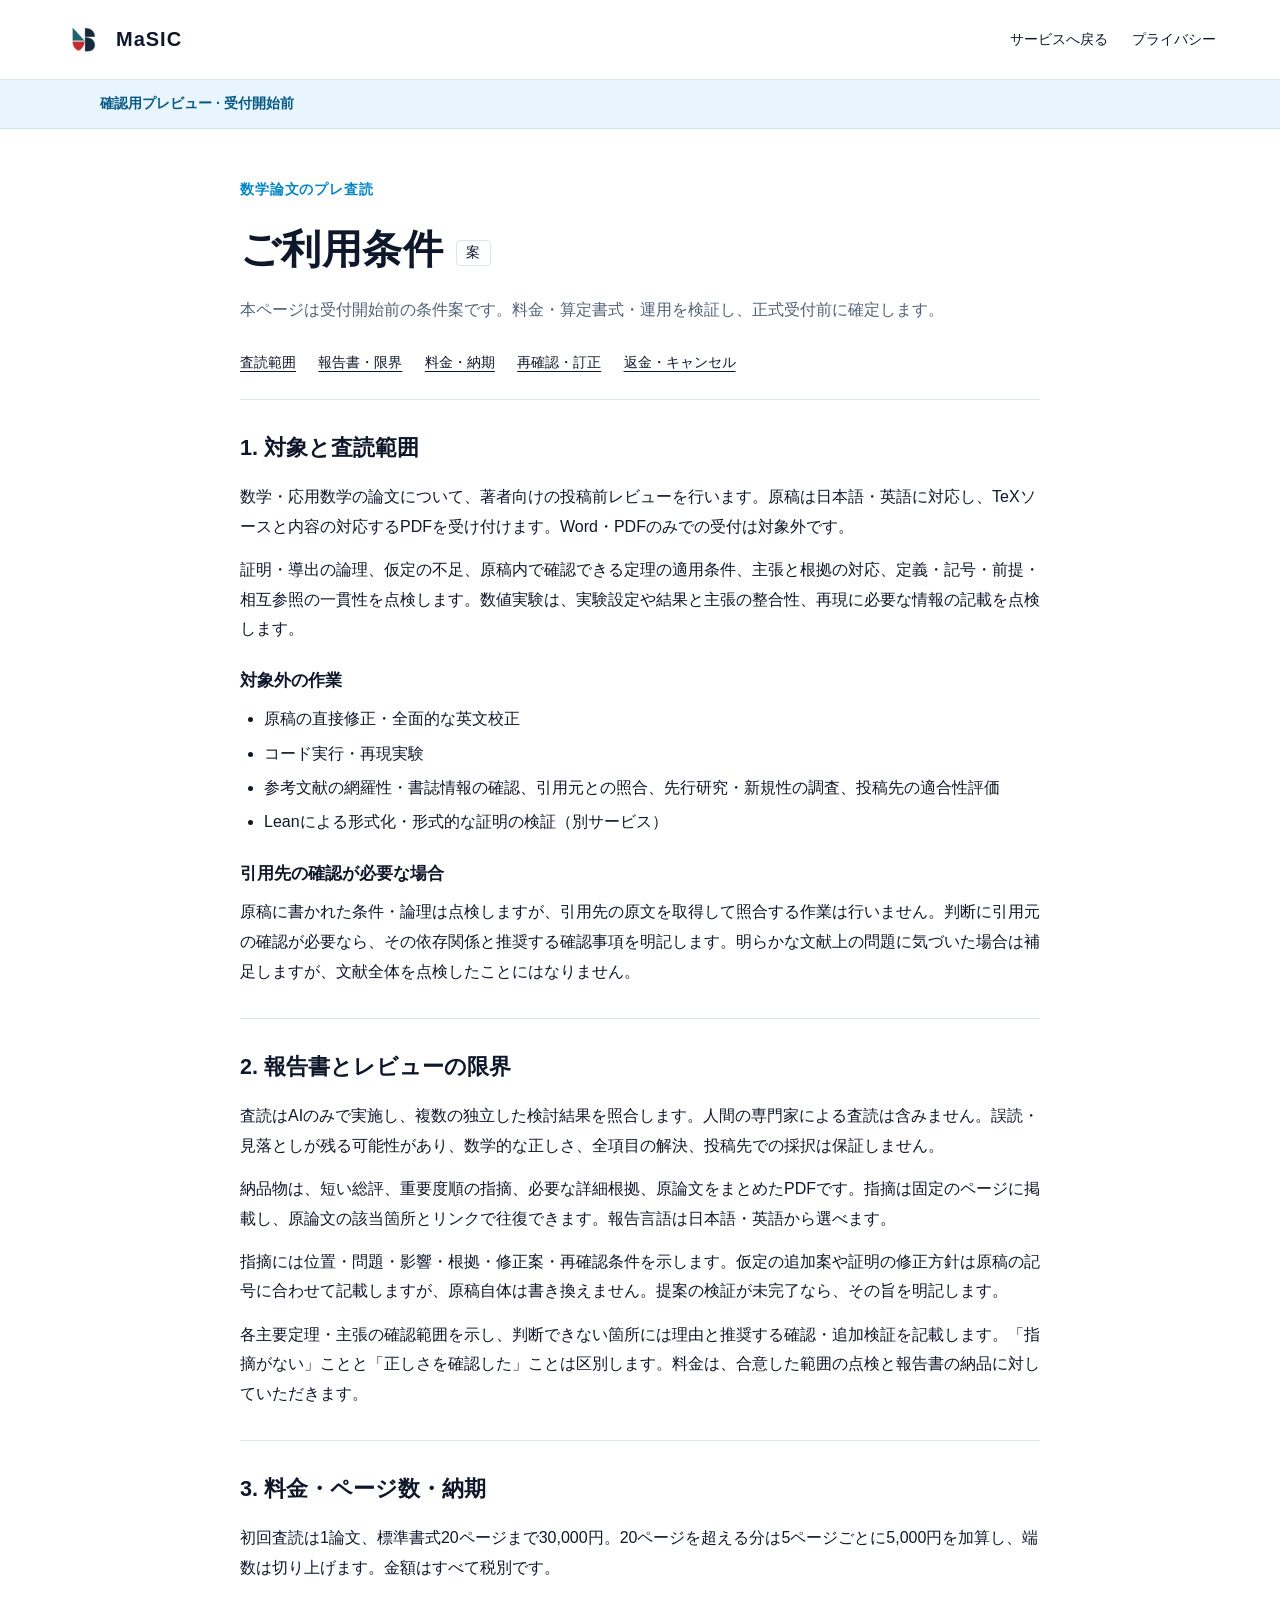
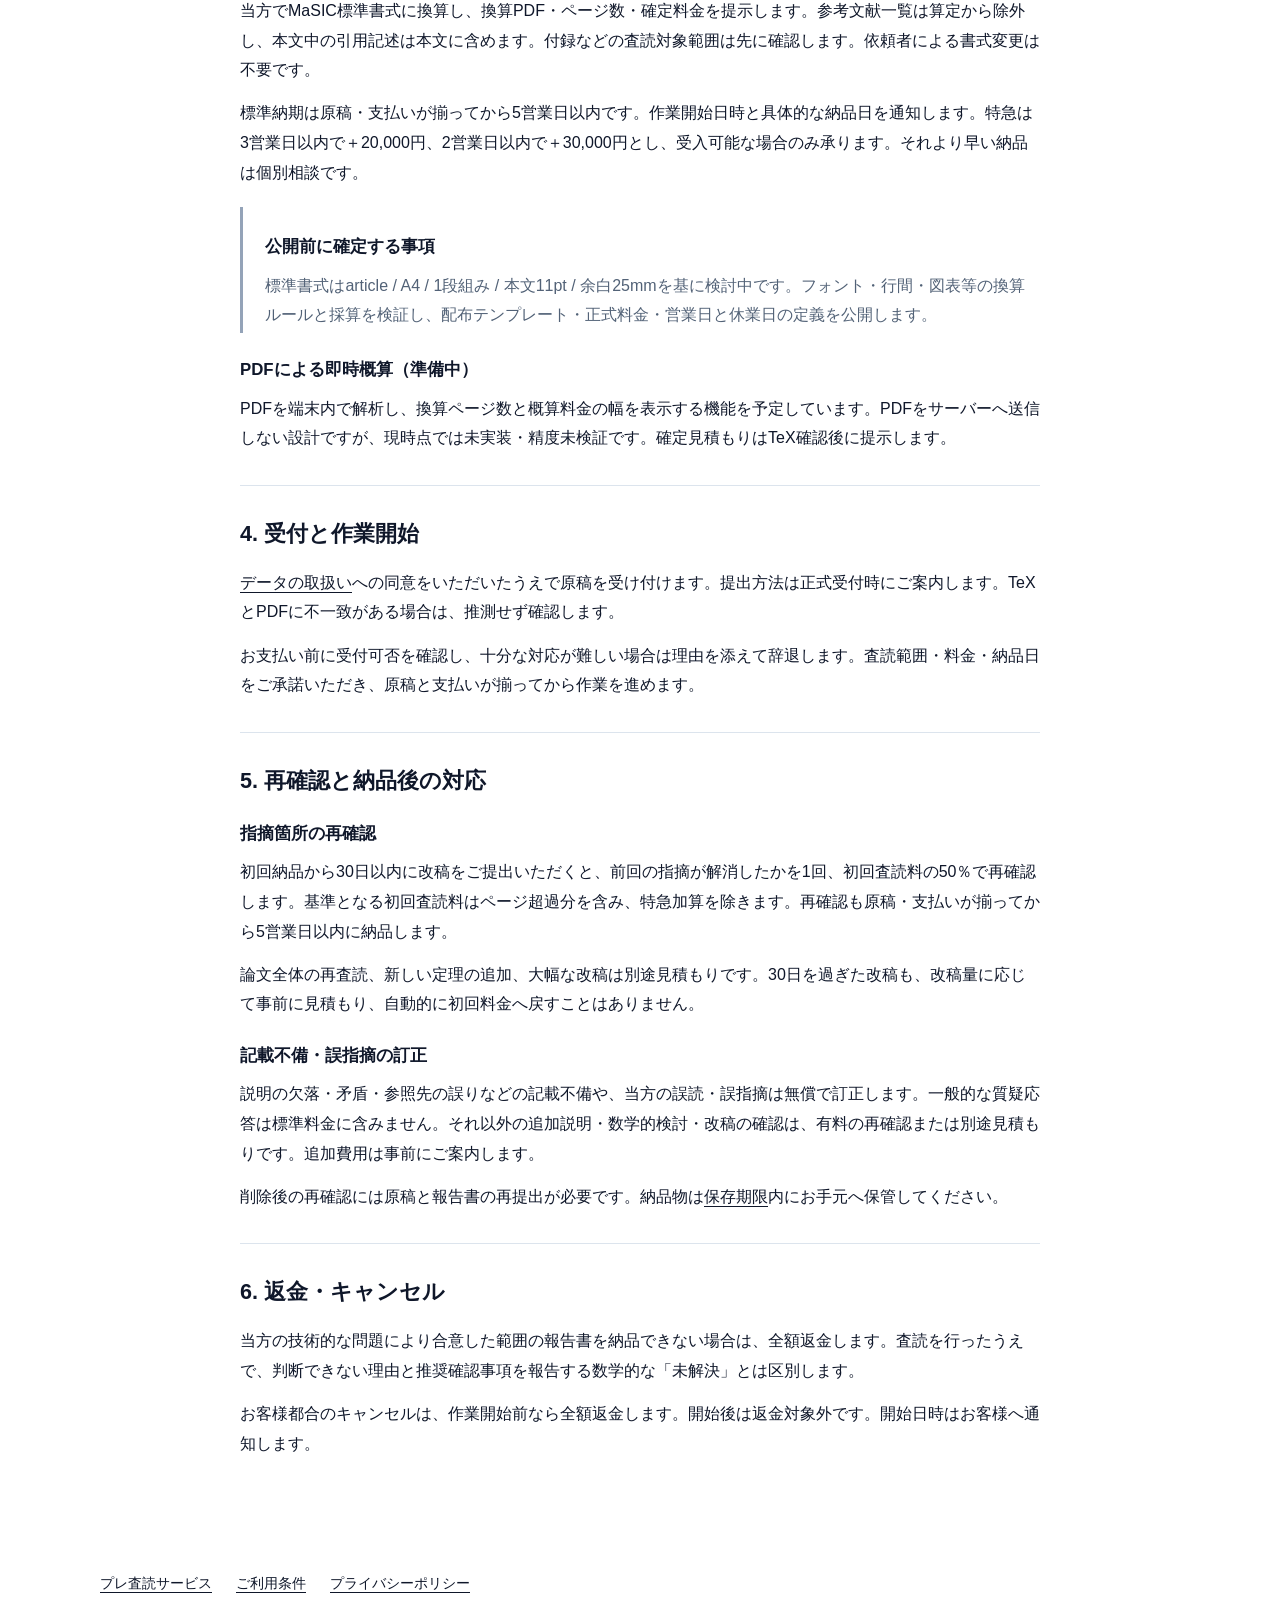
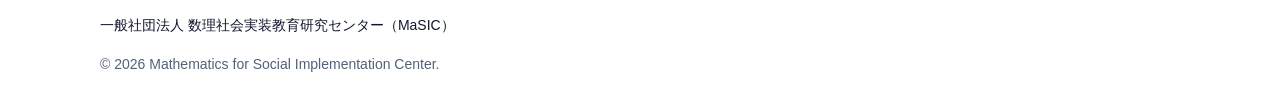
<file: prereview/terms.html>
<!DOCTYPE html>
<html lang="ja">
<head>
  <meta charset="UTF-8">
  <meta name="viewport" content="width=device-width, initial-scale=1.0">
  <meta name="robots" content="noindex, nofollow">
  <meta name="description" content="数学プレ査読の査読範囲、料金、納期、再確認、訂正、返金・キャンセルの条件案。">
  <title>プレ査読サービス ご利用条件（案） | MaSIC — 確認用プレビュー</title>
  <link rel="icon" href="../favicon.ico">
  <link rel="stylesheet" href="./style.css">
</head>
<body>
  <a class="skip" href="#main">本文へ移動</a>
  <header class="nav">
    <a class="brand" href="../index.html"><img src="../logo-icon.png" alt="" width="40" height="40"><span>MaSIC</span></a>
    <nav aria-label="サービスナビゲーション"><a href="./index.html">サービスへ戻る</a><a href="./privacy.html">プライバシー</a></nav>
  </header>
  <div class="preview"><div class="container"><strong>確認用プレビュー · 受付開始前</strong></div></div>
  <main id="main" class="legal container">
    <header class="legal-head"><p class="eyebrow">数学論文のプレ査読</p><h1>ご利用条件<span class="draft-label">案</span></h1><p>本ページは受付開始前の条件案です。料金・算定書式・運用を検証し、正式受付前に確定します。</p></header>
    <nav class="legal-toc" aria-label="このページの目次"><a href="#scope">査読範囲</a><a href="#report">報告書・限界</a><a href="#pricing">料金・納期</a><a href="#revision">再確認・訂正</a><a href="#cancel">返金・キャンセル</a></nav>

    <section id="scope"><h2>1. 対象と査読範囲</h2>
      <p>数学・応用数学の論文について、著者向けの投稿前レビューを行います。原稿は日本語・英語に対応し、TeXソースと内容の対応するPDFを受け付けます。Word・PDFのみでの受付は対象外です。</p>
      <p>証明・導出の論理、仮定の不足、原稿内で確認できる定理の適用条件、主張と根拠の対応、定義・記号・前提・相互参照の一貫性を点検します。数値実験は、実験設定や結果と主張の整合性、再現に必要な情報の記載を点検します。</p>
      <h3>対象外の作業</h3>
      <ul><li>原稿の直接修正・全面的な英文校正</li><li>コード実行・再現実験</li><li>参考文献の網羅性・書誌情報の確認、引用元との照合、先行研究・新規性の調査、投稿先の適合性評価</li><li>Leanによる形式化・形式的な証明の検証（別サービス）</li></ul>
      <h3>引用先の確認が必要な場合</h3>
      <p>原稿に書かれた条件・論理は点検しますが、引用先の原文を取得して照合する作業は行いません。判断に引用元の確認が必要なら、その依存関係と推奨する確認事項を明記します。明らかな文献上の問題に気づいた場合は補足しますが、文献全体を点検したことにはなりません。</p>
    </section>

    <section id="report"><h2>2. 報告書とレビューの限界</h2>
      <p>査読はAIのみで実施し、複数の独立した検討結果を照合します。人間の専門家による査読は含みません。誤読・見落としが残る可能性があり、数学的な正しさ、全項目の解決、投稿先での採択は保証しません。</p>
      <p>納品物は、短い総評、重要度順の指摘、必要な詳細根拠、原論文をまとめたPDFです。指摘は固定のページに掲載し、原論文の該当箇所とリンクで往復できます。報告言語は日本語・英語から選べます。</p>
      <p>指摘には位置・問題・影響・根拠・修正案・再確認条件を示します。仮定の追加案や証明の修正方針は原稿の記号に合わせて記載しますが、原稿自体は書き換えません。提案の検証が未完了なら、その旨を明記します。</p>
      <p>各主要定理・主張の確認範囲を示し、判断できない箇所には理由と推奨する確認・追加検証を記載します。「指摘がない」ことと「正しさを確認した」ことは区別します。料金は、合意した範囲の点検と報告書の納品に対していただきます。</p>
    </section>

    <section id="pricing"><h2>3. 料金・ページ数・納期</h2>
      <p>初回査読は1論文、標準書式20ページまで30,000円。20ページを超える分は5ページごとに5,000円を加算し、端数は切り上げます。金額はすべて税別です。</p>
      <p>当方でMaSIC標準書式に換算し、換算PDF・ページ数・確定料金を提示します。参考文献一覧は算定から除外し、本文中の引用記述は本文に含めます。付録などの査読対象範囲は先に確認します。依頼者による書式変更は不要です。</p>
      <p>標準納期は原稿・支払いが揃ってから5営業日以内です。作業開始日時と具体的な納品日を通知します。特急は3営業日以内で＋20,000円、2営業日以内で＋30,000円とし、受入可能な場合のみ承ります。それより早い納品は個別相談です。</p>
      <div class="note"><h3>公開前に確定する事項</h3><p>標準書式はarticle / A4 / 1段組み / 本文11pt / 余白25mmを基に検討中です。フォント・行間・図表等の換算ルールと採算を検証し、配布テンプレート・正式料金・営業日と休業日の定義を公開します。</p></div>
      <h3 id="estimate">PDFによる即時概算（準備中）</h3><p>PDFを端末内で解析し、換算ページ数と概算料金の幅を表示する機能を予定しています。PDFをサーバーへ送信しない設計ですが、現時点では未実装・精度未検証です。確定見積もりはTeX確認後に提示します。</p>
    </section>

    <section id="process"><h2>4. 受付と作業開始</h2>
      <p><a href="./privacy.html">データの取扱い</a>への同意をいただいたうえで原稿を受け付けます。提出方法は正式受付時にご案内します。TeXとPDFに不一致がある場合は、推測せず確認します。</p>
      <p>お支払い前に受付可否を確認し、十分な対応が難しい場合は理由を添えて辞退します。査読範囲・料金・納品日をご承諾いただき、原稿と支払いが揃ってから作業を進めます。</p>
    </section>

    <section id="revision"><h2>5. 再確認と納品後の対応</h2>
      <h3>指摘箇所の再確認</h3><p>初回納品から30日以内に改稿をご提出いただくと、前回の指摘が解消したかを1回、初回査読料の50％で再確認します。基準となる初回査読料はページ超過分を含み、特急加算を除きます。再確認も原稿・支払いが揃ってから5営業日以内に納品します。</p>
      <p>論文全体の再査読、新しい定理の追加、大幅な改稿は別途見積もりです。30日を過ぎた改稿も、改稿量に応じて事前に見積もり、自動的に初回料金へ戻すことはありません。</p>
      <h3>記載不備・誤指摘の訂正</h3><p>説明の欠落・矛盾・参照先の誤りなどの記載不備や、当方の誤読・誤指摘は無償で訂正します。一般的な質疑応答は標準料金に含みません。それ以外の追加説明・数学的検討・改稿の確認は、有料の再確認または別途見積もりです。追加費用は事前にご案内します。</p>
      <p>削除後の再確認には原稿と報告書の再提出が必要です。納品物は<a href="./privacy.html#retention">保存期限</a>内にお手元へ保管してください。</p>
    </section>

    <section id="cancel"><h2>6. 返金・キャンセル</h2>
      <p>当方の技術的な問題により合意した範囲の報告書を納品できない場合は、全額返金します。査読を行ったうえで、判断できない理由と推奨確認事項を報告する数学的な「未解決」とは区別します。</p>
      <p>お客様都合のキャンセルは、作業開始前なら全額返金します。開始後は返金対象外です。開始日時はお客様へ通知します。</p>
    </section>
  </main>
  <footer class="footer container">
    <nav class="footer-links" aria-label="関連ページ"><a href="./index.html">プレ査読サービス</a><a href="./terms.html">ご利用条件</a><a href="./privacy.html">プライバシーポリシー</a></nav>
    <p>一般社団法人 数理社会実装教育研究センター（MaSIC）</p>
    <p class="small">© 2026 Mathematics for Social Implementation Center.</p>
  </footer>
</body>
</html>
</file>
<file: footer.css>
/* Compact organization details shared by every MaSIC footer. */
.footer {
  padding: 3rem 5%;
}

.footer .footer-logo {
  margin-bottom: 1.25rem;
}

.footer-organization {
  max-width: 64rem;
  margin: 0 auto 1.25rem;
  color: #94a3b8;
  font-family: var(--font-ja, sans-serif);
  font-size: 0.75rem;
  font-weight: 400;
  line-height: 1.9;
}

.footer-organization p {
  margin: 0;
}

.footer-organization-name {
  letter-spacing: 0.025em;
}

.footer-organization .footer-organization-details {
  display: flex;
  flex-wrap: wrap;
  align-items: baseline;
  justify-content: center;
  gap: 0.1rem 1rem;
  margin-top: 0.25rem;
}

.footer-organization-details > * {
  white-space: nowrap;
}

.footer-organization-details > * + * {
  border-left: 1px solid rgba(148, 163, 184, 0.3);
  padding-left: 1rem;
}

.footer-organization-details a {
  color: inherit;
  text-decoration: none;
}

.footer-organization-details a:hover {
  color: #cbd5e1;
  text-decoration: underline;
  text-underline-offset: 0.2em;
}

.footer-organization-details a:focus-visible {
  outline: 2px solid #94a3b8;
  outline-offset: 4px;
}

@media (max-width: 640px) {
  .footer {
    padding: 2.5rem 5%;
  }

  .footer-organization-name {
    letter-spacing: 0;
  }

  .footer-organization-registration {
    order: 1;
  }

  .footer-organization-email {
    order: 2;
  }

  .footer-organization-address {
    order: 3;
    flex-basis: 100%;
    border-left: 0;
    padding-left: 0;
  }
}

@media (max-width: 380px) {
  .footer-organization .footer-organization-details {
    column-gap: 0.5rem;
    font-size: 0.6875rem;
  }

  .footer-organization-email {
    border-left: 0;
    padding-left: 0;
  }
}
</file>
<file: prereview/style.css>
:root {
  color-scheme: light;
  --bg: #fff; --text: #0f172a; --muted: #526277;
  --accent: #0284c7; --surface: #f8fafc; --border: #dce4ed;
  --font: Inter, -apple-system, BlinkMacSystemFont, "Hiragino Kaku Gothic ProN", "Yu Gothic", Meiryo, sans-serif;
}
* { box-sizing: border-box; }
html { scroll-behavior: smooth; scroll-padding-top: 6.5rem; }
body { margin: 0; background: var(--bg); color: var(--text); font: 1rem/1.85 var(--font); -webkit-font-smoothing: antialiased; overflow-wrap: anywhere; }
h1, h2, h3, p, dl, dd, ul, ol { margin: 0; }
h1, h2, h3 { line-height: 1.5; font-weight: 700; }
h1 { font-size: clamp(2.15rem, 4.8vw, 3.5rem); letter-spacing: .01em; }
h2 { font-size: clamp(1.5rem, 3vw, 2rem); }
h3 { font-size: 1.1rem; margin-bottom: .7rem; }
p + p { margin-top: .85rem; }
a { color: inherit; text-underline-offset: .25em; }
a:hover { color: var(--accent); }
a:focus-visible, summary:focus-visible { outline: 3px solid var(--accent); outline-offset: 5px; }
.container { width: min(1080px, 90%); margin-inline: auto; }
.skip { position: fixed; top: -100px; left: 1rem; z-index: 20; padding: .7rem 1rem; background: white; }
.skip:focus { top: 1rem; }
.nav { min-height: 80px; padding: .8rem 5%; display: flex; justify-content: space-between; align-items: center; gap: 1rem; background: rgba(255,255,255,.96); border-bottom: 1px solid var(--border); position: sticky; top: 0; z-index: 10; }
.brand { display: flex; align-items: center; gap: .75rem; text-decoration: none; font-size: 1.25rem; font-weight: 800; letter-spacing: .05em; flex-shrink: 0; }
.brand img { object-fit: contain; }
.nav nav { display: flex; flex-wrap: wrap; justify-content: flex-end; gap: .5rem 1.5rem; font-size: .9rem; }
.nav nav a { text-decoration: none; }
.preview { background: #e9f5fd; border-bottom: 1px solid #c9e4f5; font-size: .875rem; }
.preview .container { display: flex; flex-wrap: wrap; gap: .2rem 1rem; padding-block: .7rem; }
.preview strong { color: #075985; }
.hero { padding-block: 4.5rem 3.5rem; }
.eyebrow, .index { font-size: .875rem; font-weight: 600; letter-spacing: .06em; color: var(--accent); }
.eyebrow { margin-bottom: 1rem; }
.promise { font-size: clamp(1.2rem, 2.4vw, 1.5rem); font-weight: 700; margin-top: 1rem; }
.lead { max-width: 49rem; margin-top: 1.3rem; font-size: 1.06rem; }
.hero-actions { display: flex; flex-wrap: wrap; gap: .8rem; margin-top: 2rem; }
.button { display: inline-flex; align-items: center; gap: 1rem; border: 1px solid var(--border); border-radius: 99px; padding: .7rem 1.3rem; text-decoration: none; font-size: .95rem; font-weight: 600; }
.button.primary { color: white; background: var(--text); border-color: var(--text); }
.button:hover { border-color: var(--accent); }
.button.primary:hover { background: var(--accent); }
.facts { display: grid; grid-template-columns: 1.1fr .9fr 1fr; margin-top: 3rem; padding: 1.8rem 2rem; border: 1px solid var(--border); border-radius: 18px; background: var(--surface); }
.facts > div { padding-inline: 1.5rem; min-width: 0; }
.facts > div:first-child { padding-left: 0; }
.facts > div + div { border-left: 1px solid var(--border); }
.facts dt { color: var(--muted); font-size: .875rem; margin-bottom: .5rem; }
.facts dd { font-weight: 600; font-size: 1.2rem; }
.facts strong { font-size: 2.2rem; font-weight: 800; line-height: 1.4; }
.facts span { display: block; font-size: .875rem; color: var(--muted); font-weight: 400; margin-top: .35rem; }
.disclosure { margin-top: 1.25rem; color: var(--muted); font-size: .875rem; }
.section { padding-block: 4.5rem; border-top: 1px solid var(--border); }
.surface { background: var(--surface); }
.section-head { display: grid; grid-template-columns: 1fr 1.55fr; gap: 3rem; margin-bottom: 2.5rem; }
.section-head > p { padding-top: 2rem; }
.index { margin-bottom: .7rem; }
.columns { display: grid; grid-template-columns: repeat(2, minmax(0, 1fr)); gap: 1.5rem; }
.scope-panel { padding: 1.8rem; border: 1px solid var(--border); border-top: 3px solid var(--accent); border-radius: 0 0 12px 12px; background: white; }
.scope-panel.excluded { border-top-color: #94a3b8; }
.check-list { list-style: none; padding: 0; }
.check-list li { padding-block: 1rem; }
.check-list li + li { border-top: 1px solid var(--border); }
.check-list span { display: block; color: var(--muted); margin-top: .35rem; }
.note { border-left: 3px solid #94a3b8; padding: .2rem 0 .2rem 1.4rem; margin-top: 2rem; }
.note h3 { font-size: 1rem; }
.note p { color: var(--muted); }
.small { font-size: .875rem; color: var(--muted); }
.report-sequence { list-style: none; padding: 0; display: grid; grid-template-columns: repeat(4, minmax(0, 1fr)); gap: 1.5rem; }
.report-sequence li { border-top: 2px solid var(--accent); padding-top: 1.15rem; }
.step-number { color: var(--accent); font-size: .875rem; font-weight: 700; letter-spacing: .05em; }
.report-sequence h3 { margin-top: .6rem; }
.report-sequence p { color: var(--muted); }
.compact { gap: 3rem; margin-block: 2.7rem 1.7rem; }
.pricing { display: grid; grid-template-columns: minmax(0, .85fr) minmax(0, 1.4fr); gap: 2.5rem; }
.price-card { padding: 2rem; align-self: start; border: 1px solid var(--border); border-radius: 16px; background: white; }
.amount { font-size: clamp(2.2rem, 4vw, 3.1rem); font-weight: 800; line-height: 1.2; margin-bottom: 1.5rem; }
.amount span { display: block; font-size: 1rem; font-weight: 400; margin-top: .75rem; }
hr { border: 0; border-top: 1px solid var(--border); margin-block: 1.5rem; }
.price-table { width: 100%; border-collapse: collapse; text-align: left; }
.price-table caption { text-align: left; font-size: .875rem; color: var(--muted); padding-bottom: .5rem; }
.price-table thead th { font-size: .875rem; color: var(--muted); padding: .7rem 0; border-bottom: 1px solid var(--border); }
.price-table td, .price-table tbody th { padding: .9rem 0; border-bottom: 1px solid var(--border); vertical-align: top; }
.price-table tbody th { font-weight: 500; padding-right: 1rem; }
.price-table th span { display: block; font-size: .875rem; font-weight: 400; color: var(--muted); margin-top: .2rem; }
.price-table td { text-align: right; font-weight: 600; width: 34%; }
.price-table thead th:last-child { text-align: right; }
.price-table-wrap > .small { margin-top: 1rem; }
.examples { display: grid; grid-template-columns: repeat(3, minmax(0, 1fr)); gap: 1rem; margin-top: 1.5rem; }
.examples p { border-bottom: 1px solid var(--border); padding: .75rem; margin: 0; display: flex; flex-wrap: wrap; justify-content: space-between; gap: .3rem .8rem; }
.examples strong { font-weight: 500; color: var(--muted); }
.examples span { font-weight: 600; }
.estimate-plan { margin-top: 2.5rem; padding-top: 2rem; border-top: 1px solid var(--border); display: grid; grid-template-columns: 1fr 1.5fr; gap: 2rem; }
.process-list { list-style: none; padding: 0; }
.process-list li { display: grid; grid-template-columns: 3.2rem 1fr; gap: 1rem; padding: 1.5rem 0; border-top: 1px solid var(--border); }
.process-list .step-number { padding-top: .25rem; }
.process-list p { max-width: 54rem; color: var(--muted); }
.terms-list article { display: grid; grid-template-columns: 1fr 1.8fr; gap: 2rem; padding: 1.5rem 0; border-top: 1px solid var(--border); }
.terms-list h3 { font-size: 1rem; }
.data-statement { background: var(--surface); padding: 1.8rem; border-radius: 12px; border: 1px solid var(--border); }
.subheading { margin-top: 2.5rem; }
.retention { margin-bottom: 1rem; }
.retention > div { display: grid; grid-template-columns: 1fr 2fr; gap: 2rem; padding: 1rem 0; border-bottom: 1px solid var(--border); }
.retention dt { font-weight: 600; }
.provider-links { list-style: none; padding: 0; margin-top: 1rem; }
.provider-links li { display: grid; grid-template-columns: 1fr 2fr; gap: 2rem; border-bottom: 1px solid var(--border); padding: 1rem 0; }
.provider-links span { display: flex; flex-wrap: wrap; gap: .4rem 1.5rem; }
.provider-links a { color: #0369a1; font-size: .9rem; }
.closing { padding-block: 3rem; background: #edf6fc; border-top: 1px solid #c9e4f5; }
.closing h2 { font-size: 1.3rem; }
.closing p { max-width: 52rem; margin-block: 1rem; }
.closing a { font-size: .9rem; }
.footer { padding-block: 2rem; }
.footer > p { font-size: .875rem; }
.footer-links, .policy-actions { display: flex; flex-wrap: wrap; gap: .5rem 1.5rem; font-size: .9rem; }
.footer-links { margin-bottom: 1rem; }
.landing .hero { padding-block: 3.5rem 2.5rem; }
.landing .facts { margin-top: 2rem; }
.landing .section { padding-block: 2.75rem; }
.landing .closing { padding-block: 2rem; }
.service-grid { display: grid; grid-template-columns: repeat(3, minmax(0, 1fr)); gap: 2rem; margin-block: 1.5rem; }
.service-grid p { color: var(--muted); }
.delivery-brief { margin-top: 1.75rem; padding-top: 1.5rem; border-top: 1px solid var(--border); }
.delivery-brief p { max-width: 52rem; }
.compact-heading { display: flex; flex-wrap: wrap; gap: .5rem 2rem; align-items: baseline; justify-content: space-between; margin-bottom: .75rem; }
.compact-heading p { margin: 0; }
.landing-prices td, .landing-prices tbody th { padding-block: .65rem; }
.pricing-caption { margin-block: 1rem .7rem; }
.visually-hidden { position: absolute; width: 1px; height: 1px; overflow: hidden; clip-path: inset(50%); white-space: nowrap; }
.legal { max-width: 800px; padding-block: 3rem; }
.legal-head h1 { font-size: clamp(1.8rem, 4vw, 2.5rem); }
.legal-head > p:last-child { margin-top: 1rem; color: var(--muted); }
.draft-label { display: inline-block; vertical-align: middle; font-size: .875rem; font-weight: 500; border: 1px solid var(--border); padding: .1rem .6rem; margin-left: .8rem; border-radius: 4px; }
.legal-toc { display: flex; flex-wrap: wrap; gap: .5rem 1.4rem; padding-block: 1.5rem; font-size: .9rem; }
.legal > section { border-top: 1px solid var(--border); padding-block: 2rem; }
.legal section h2 { font-size: 1.35rem; margin-bottom: 1.1rem; }
.legal section h3 { margin-top: 1.5rem; font-size: 1.05rem; }
.legal section ul:not(.provider-links) { padding-left: 1.5rem; }
.legal section li + li { margin-top: .3rem; }
.legal .provider-links { margin-bottom: 1.25rem; }
.legal .provider-links li { grid-template-columns: 1fr 3fr; gap: 1rem; }
.legal .note { margin-top: 1.25rem; }
@media (max-width: 800px) {
  .hero { padding-top: 3rem; }
  .section { padding-block: 3.25rem; }
  .section-head { grid-template-columns: 1fr; gap: 1rem; }
  .section-head > p { padding-top: 0; }
  .facts { padding: 1.5rem; }
  .facts > div { padding-inline: 1rem; }
  .facts strong { font-size: 1.8rem; }
  .columns, .pricing, .estimate-plan { grid-template-columns: 1fr; }
  .compact { gap: 1.5rem; }
  .report-sequence { grid-template-columns: repeat(2, minmax(0, 1fr)); }
  .terms-list article { grid-template-columns: 1fr; gap: .5rem; }
  .service-grid { gap: 1.25rem; }
}
@media (max-width: 560px) {
  html { scroll-padding-top: 8rem; }
  .nav { gap: .7rem; }
  .nav nav { flex-direction: column; gap: .15rem; font-size: .875rem; }
  .facts { grid-template-columns: 1fr; gap: 1.2rem; }
  .facts > div, .facts > div:first-child { padding: 0; }
  .facts > div + div { border-left: 0; border-top: 1px solid var(--border); padding-top: 1rem; }
  .scope-panel, .data-statement, .price-card { padding: 1.25rem; }
  .examples { grid-template-columns: 1fr; gap: 0; }
  .retention > div, .provider-links li { grid-template-columns: 1fr; gap: .4rem; }
  .price-table td { width: 36%; }
  .service-grid { grid-template-columns: 1fr; }
  .landing .hero { padding-top: 2.5rem; }
  .legal .provider-links li { grid-template-columns: 1fr; gap: .4rem; }
}
@media (prefers-reduced-motion: reduce) { html { scroll-behavior: auto; } }
@media print {
  .nav, .hero-actions, .skip, .closing a { display: none; }
  .container { width: 100%; }
  .section, .hero { padding-block: 1.5rem; }
  .preview { background: white; }
  a { text-decoration: underline; }
  h2, h3 { break-after: avoid; }
  .scope-panel, .price-card, .terms-list article, .process-list li { break-inside: avoid; }
}
</file>
<file: events/toyamath/assets/style.css>
:root {
      --c-bg: #ffffff;
      --c-text: #0f172a;
      --c-text-muted: #64748b;
      --c-primary: #0ea5e9;
      --c-primary-dark: #0284c7;
      --c-surface: #f8fafc;
      --c-border: #e2e8f0;
      --font-en: 'Inter', sans-serif;
      --font-ja: 'Noto Sans JP', sans-serif;
    }

    * { margin: 0; padding: 0; box-sizing: border-box; }

    body {
      font-family: var(--font-en);
      color: var(--c-text);
      background-color: var(--c-bg);
      line-height: 1.7;
      -webkit-font-smoothing: antialiased;
      min-height: 100vh;
      display: flex;
      flex-direction: column;
    }

    h1, h2, h3 { font-family: var(--font-ja); line-height: 1.3; font-weight: 700; }
    p { font-family: var(--font-ja); }

    .nav {
      position: sticky;
      top: 0;
      height: 80px;
      display: flex;
      align-items: center;
      justify-content: space-between;
      padding: 0 5%;
      background: rgba(255, 255, 255, 0.85);
      backdrop-filter: blur(12px);
      -webkit-backdrop-filter: blur(12px);
      border-bottom: 1px solid rgba(0,0,0,0.05);
      z-index: 1000;
    }
    .nav-brand {
      display: flex;
      align-items: center;
      gap: 12px;
      text-decoration: none;
      color: var(--c-text);
    }
    .nav-logo { height: 40px; width: auto; }
    .nav-title { font-weight: 800; font-size: 1.25rem; letter-spacing: 0.05em; }
    .nav-links { display: flex; align-items: center; gap: 1.25rem; }
    .nav-link {
      font-family: var(--font-ja);
      font-size: 0.9rem;
      font-weight: 600;
      color: var(--c-text);
      text-decoration: none;
      transition: color 0.2s;
    }
    .nav-link:hover,
    .nav-link.is-current { color: var(--c-primary); }
    .nav-contact {
      font-family: var(--font-ja);
      font-size: 0.9rem;
      font-weight: 600;
      color: #fff;
      background: var(--c-text);
      padding: 0.6rem 1.25rem;
      border-radius: 999px;
      text-decoration: none;
      transition: background 0.3s;
    }
    .nav-contact:hover { background: var(--c-primary); }

    main {
      flex: 1;
      padding: 6rem 5% 4rem;
      position: relative;
      overflow: hidden;
    }
    .bg {
      position: absolute;
      inset: 0;
      background:
        radial-gradient(circle at 80% 20%, rgba(14, 165, 233, 0.06) 0%, transparent 40%),
        radial-gradient(circle at 20% 80%, rgba(2, 132, 199, 0.04) 0%, transparent 40%);
      z-index: -1;
    }
    .page { max-width: 800px; margin: 0 auto; width: 100%; }
    .page-label {
      font-family: var(--font-en);
      font-weight: 800;
      color: var(--c-primary);
      letter-spacing: 0.15em;
      text-transform: uppercase;
      font-size: 0.85rem;
      margin-bottom: 1rem;
      display: block;
    }
    .page-title {
      font-size: clamp(1.5rem, 3.5vw, 2rem);
      font-weight: 700;
      margin-bottom: 2.5rem;
    }

    .event-card {
      display: block;
      background: var(--c-surface);
      border: 1px solid var(--c-border);
      border-radius: 24px;
      padding: 2rem 2rem 1.75rem;
      text-decoration: none;
      color: inherit;
      transition: all 0.3s cubic-bezier(0.16, 1, 0.3, 1);
    }
    .event-card:hover {
      transform: translateY(-4px);
      box-shadow: 0 16px 32px rgba(0,0,0,0.05);
      border-color: transparent;
      background: #fff;
    }
    .event-meta {
      font-family: var(--font-ja);
      font-size: 0.85rem;
      font-weight: 600;
      color: var(--c-primary-dark);
      margin-bottom: 0.75rem;
    }
    .event-card h2 {
      font-size: 1.25rem;
      margin-bottom: 0.75rem;
    }
    .event-card p {
      color: var(--c-text-muted);
      font-size: 0.95rem;
      margin-bottom: 1rem;
    }
    .event-more {
      font-family: var(--font-ja);
      font-size: 0.9rem;
      font-weight: 600;
      color: var(--c-primary);
    }

    .footer {
      background: #0f172a;
      color: #94a3b8;
      padding: 3rem 5%;
      text-align: center;
      font-size: 0.9rem;
    }
    .footer-logo {
      height: 36px;
      margin-bottom: 1.25rem;
      opacity: 0.5;
      filter: grayscale(100%) brightness(200%);
    }
    .footer-links { margin-bottom: 1rem; }
    .footer-links a {
      color: #64748b;
      text-decoration: none;
      font-size: 0.85rem;
      font-family: var(--font-ja);
    }
    .footer-links a:hover { color: #cbd5e1; text-decoration: underline; }

    @media (max-width: 640px) {
      .nav { padding: 0 4%; }
      .nav-logo { height: 32px; }
      .nav-title { display: none; }
      .nav-links { gap: 0.65rem; }
      .nav-link { font-size: 0.8rem; }
      .nav-contact {
        padding: 0;
        background: transparent;
        color: var(--c-text);
        border-radius: 0;
        font-size: 0.8rem;
      }
      .nav-contact:hover { background: transparent; color: var(--c-primary); }
    }

    .breadcrumbs { margin-bottom: 2rem; font-size: .85rem; color: #64748b; }
    a { color: #0369a1; text-underline-offset: .2em; }
    a:focus-visible { outline: 3px solid #0284c7; outline-offset: 4px; }
    .intro { font-family: var(--font-ja); font-size: 1.05rem; }
    .page-title { margin-bottom: 1rem; }
    .section { margin-top: 3rem; padding-top: 2rem; border-top: 1px solid var(--c-border); }
    .section h2 { font-size: 1.3rem; margin-bottom: 1rem; }
    .section h3 { font-size: 1rem; margin: 1.5rem 0 .5rem; }
    .section p + p { margin-top: .8rem; }
    .section ul { padding-left: 1.3rem; font-family: var(--font-ja); }
    .section li + li { margin-top: .4rem; }
    .section-nav { display: flex; flex-wrap: wrap; gap: .7rem 1.4rem; margin-top: 2rem; font-size: .9rem; }
    section { scroll-margin-top: 100px; }
    .event-card { margin-top: 1.5rem; }
    .status { color: #64748b; }
    @media(max-width:640px) { main { padding-top: 2.5rem; } .event-card { padding: 1.4rem; } }
</file>
<file: events/toyamath/2027/assets/style.css>
* { box-sizing: border-box; }
:root { color-scheme: light; }
body { margin: 0; color: #27313b; background: #fff; font-family: -apple-system, BlinkMacSystemFont, "Hiragino Kaku Gothic ProN", "Yu Gothic", sans-serif; font-size: 16px; line-height: 1.9; border-top: 5px solid #243f57; }
a { color: #245b7b; text-underline-offset: .22em; }
a:hover { color: #132f43; }
a:focus-visible { outline: 2px solid #245b7b; outline-offset: 4px; }
.page, .conference-footer { width: min(880px, calc(100% - 48px)); margin: auto; }
main { padding: 56px 0 40px; }
.conference-header { padding-bottom: 30px; }
.page-label { margin: 0 0 12px; color: #53687a; font-family: Georgia, serif; font-size: 21px; letter-spacing: .06em; }
.page-title { margin: 0 0 22px; color: #243f57; font-family: "Yu Mincho", "Hiragino Mincho ProN", serif; font-size: clamp(26px, 4.5vw, 38px); font-weight: 600; line-height: 1.5; }
.page-title span { white-space: nowrap; }
.conference-date { margin: 0 0 4px; font-size: 19px; font-weight: 600; }
.conference-date span { margin-left: 14px; font-size: 13px; font-weight: 400; color: #56616b; }
.conference-venue { margin: 0; font-size: 15px; }
.section-nav { display: flex; flex-wrap: wrap; gap: 8px 24px; padding: 14px 0; border-block: 1px solid #cbd3d9; font-size: 14px; }
.section-nav a { text-decoration: none; }
.section-nav a:hover { text-decoration: underline; }
.section { margin-top: 32px; scroll-margin-top: 24px; }
h2 { color: #243f57; font-size: 21px; font-weight: 600; margin: 0 0 16px; padding-bottom: 7px; border-bottom: 1px solid #d8dee3; }
h3 { color: #243f57; font-size: 17px; font-weight: 600; margin: 24px 0 8px; }
p { margin: 0 0 12px; }
ul { padding-left: 1.4em; margin: 10px 0 16px; }
li + li { margin-top: 6px; }
.status { color: #606b75; }
#news { font-size: 14px; }
#organizers { padding-top: 4px; border-top: 1px solid #d8dee3; }
.conference-footer { padding: 22px 0 32px; border-top: 1px solid #cbd3d9; color: #66717b; font-size: 12px; }
.conference-footer p { margin: 0 0 4px; }
@media (max-width: 600px) { main { padding-top: 30px; } .page, .conference-footer { width: calc(100% - 36px); } .conference-date { font-size: 16px; } .conference-date span { display: block; margin-left: 0; } .section-nav { gap: 8px 20px; } }


.conference-header { position:relative; padding-right:125px; }
.mascot { position:absolute; right:0; top:12px; width:110px; height:110px; object-fit:contain; }
.conference-note { font-size:14px; margin:0 0 10px; }
.landscape { margin:0 0 24px; }
.landscape img { display:block; width:100%; height:auto; }
@media(max-width:600px) { .conference-header { padding-right:0; } .mascot { width:60px; height:60px; top:-8px; } .page-label { padding-right:70px; } }
</file>
<file: events/toyamath/2027/assets/design-selected.css>
body { border-top:0; }
.page,.conference-footer { width:min(1120px,calc(100% - 96px)); margin-left:clamp(32px,7vw,120px); margin-right:auto; }
main { padding-top:44px; }
.conference-header { max-width:1000px; }
.page-title { font-size:clamp(30px,4vw,46px); }
.section { max-width:900px; }
.landscape { max-width:1000px; }
.landscape img { height:250px; object-fit:cover; }
body[data-design="mountain"] { background:#eaf0f5; color:#263c4a; }
[data-design="mountain"] .page-title { font-family:inherit; color:#183f59; font-weight:700; }
[data-design="mountain"] .page-label { font-family:inherit; font-size:14px; text-transform:uppercase; letter-spacing:.18em; }
[data-design="mountain"] .conference-header { border-left:5px solid #49768d; padding-left:24px; }
[data-design="mountain"] .landscape { margin-top:8px; box-shadow:0 10px 30px #2a465515; }
[data-design="mountain"] .section-nav { background:#dce6ee; border:0; padding:16px 20px; max-width:1000px; }
[data-design="mountain"] h2 { border-color:#bdccd7; color:#183f59; }

@media(max-width:700px) { .page,.conference-footer { width:calc(100% - 32px); margin:auto; } .conference-header { padding-right:0; } .page-title { font-size:30px; } .mascot { width:58px; height:58px; } .landscape img { height:160px; } }
/* Selected A: centered page with wider content and smaller outer margins. */
body[data-design="mountain"] .page, body[data-design="mountain"] .conference-footer { width:min(1280px,calc(100% - 64px)); margin-left:auto; margin-right:auto; }
body[data-design="mountain"] .conference-header, body[data-design="mountain"] .landscape, body[data-design="mountain"] .section-nav { max-width:none; }
body[data-design="mountain"] .section { max-width:none; }
@media(max-width:700px) { body[data-design="mountain"] .page, body[data-design="mountain"] .conference-footer { width:calc(100% - 32px); } }
</file>
